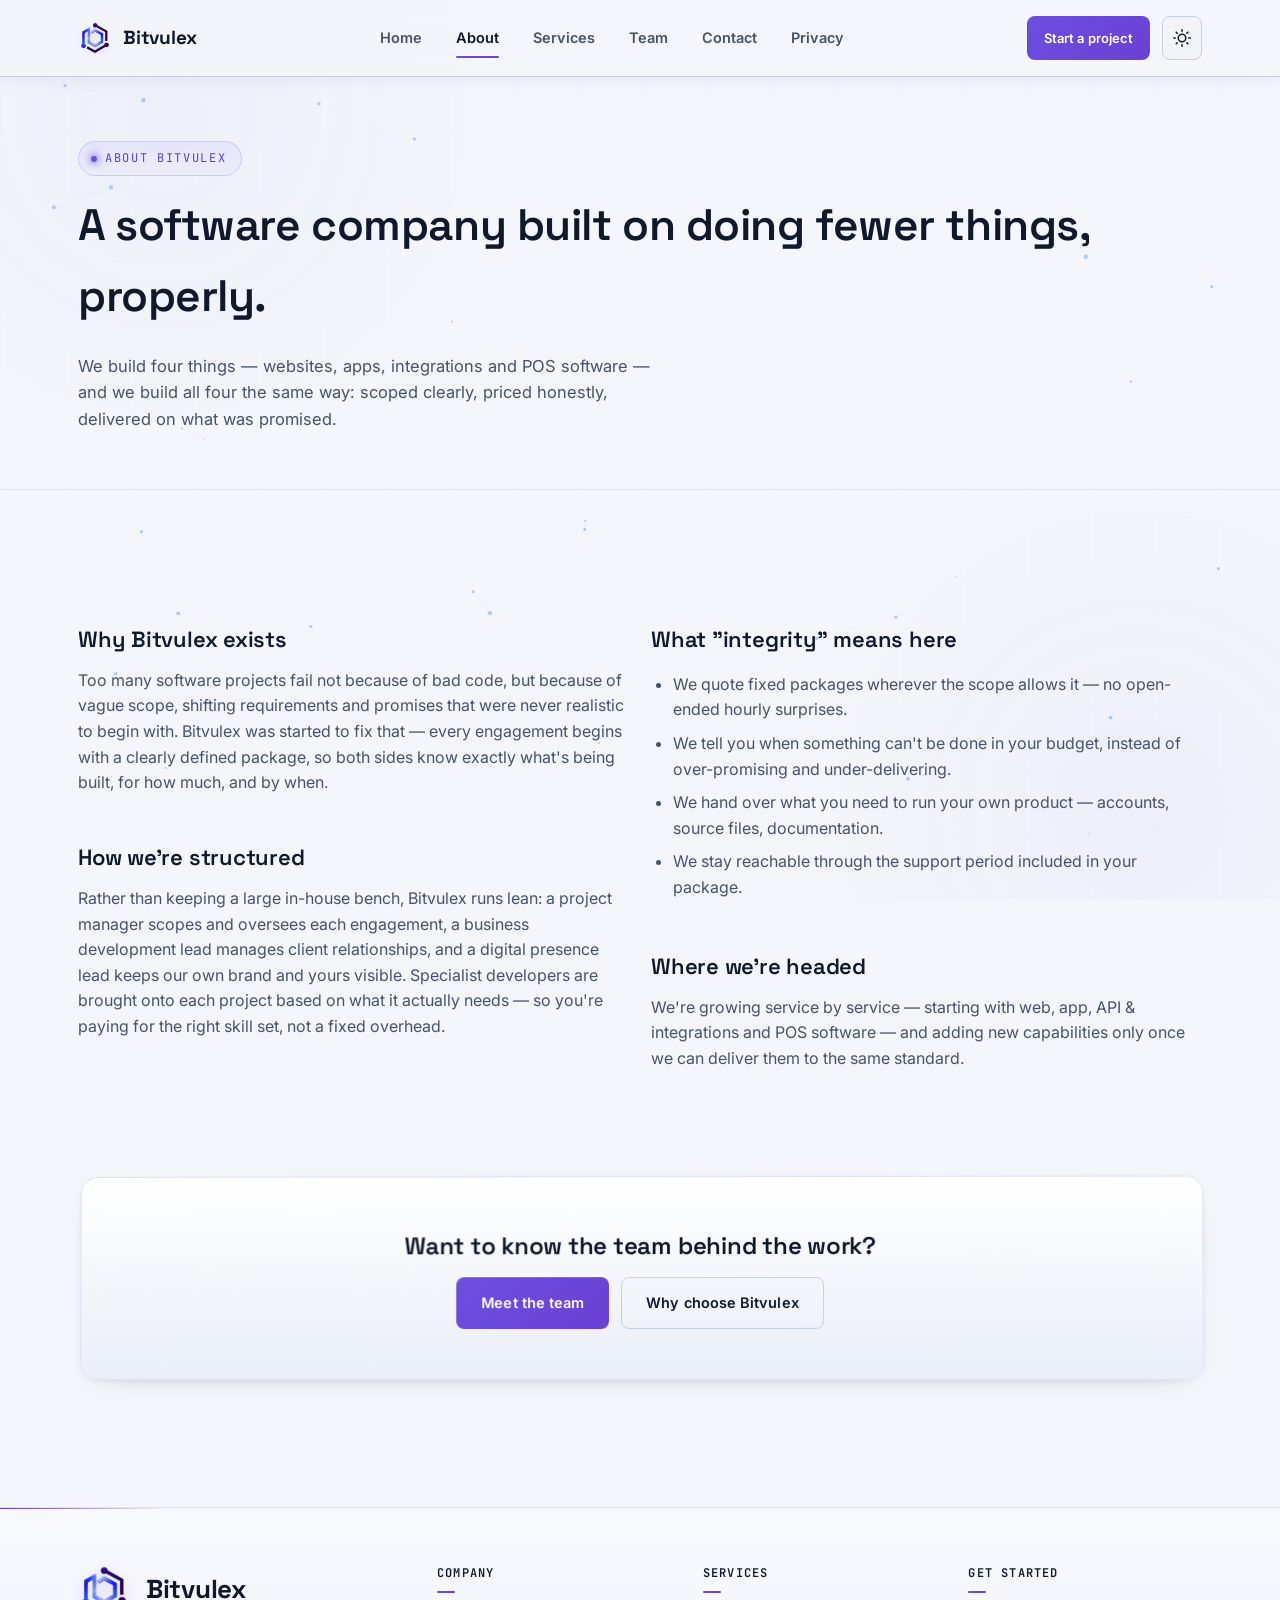
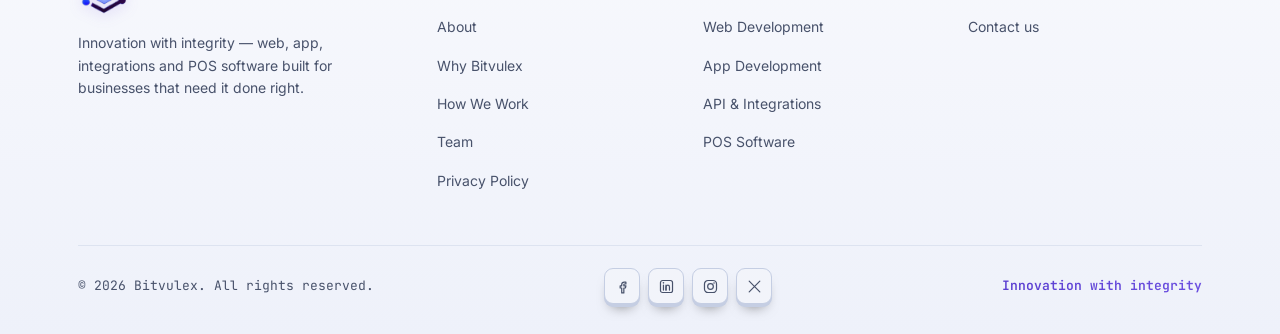
<file: about.html>
<!DOCTYPE html>
<html lang="en">
<head>
<script>
(function(){
  try{
    var override = localStorage.getItem('bitvulex_theme_override');
    var theme = override;
    if(!theme){
      var raw = localStorage.getItem('bitvulex_data');
      if(raw){ var d = JSON.parse(raw); theme = d && d.settings && d.settings.theme; }
    }
    document.documentElement.setAttribute('data-theme', theme === 'dark' ? 'dark' : 'light');
  }catch(e){}
})();
</script>
<meta charset="UTF-8">
<meta name="viewport" content="width=device-width, initial-scale=1.0, viewport-fit=cover">
<title>About Us — Bitvulex Software Company</title>
<meta name="description" content="Learn how Bitvulex builds web, app, API &amp; POS software with fixed-scope pricing and full accountability — from first pitch to production launch.">
<link rel="canonical" href="https://bitvulex.com/about.html">
<meta name="robots" content="index, follow">
<meta name="theme-color" content="#060818">

<!-- Open Graph -->
<meta property="og:type" content="website">
<meta property="og:site_name" content="Bitvulex">
<meta property="og:title" content="About Us — Bitvulex Software Company">
<meta property="og:description" content="Learn how Bitvulex builds web, app, API &amp; POS software with fixed-scope pricing and full accountability — from first pitch to production launch.">
<meta property="og:url" content="https://bitvulex.com/about.html">
<meta property="og:image" content="https://bitvulex.com/assets/og-image.jpg">
<meta property="og:image:width" content="1200">
<meta property="og:image:height" content="630">

<!-- Twitter card -->
<meta name="twitter:card" content="summary_large_image">
<meta name="twitter:title" content="About Us — Bitvulex Software Company">
<meta name="twitter:description" content="Learn how Bitvulex builds web, app, API &amp; POS software with fixed-scope pricing and full accountability — from first pitch to production launch.">
<meta name="twitter:image" content="https://bitvulex.com/assets/og-image.jpg">
<link rel="icon" href="assets/favicon.ico" sizes="any">
<link rel="icon" type="image/png" sizes="192x192" href="assets/favicon-192.png">
<link rel="apple-touch-icon" href="assets/apple-touch-icon.png">
<link rel="stylesheet" href="css/style.css">
</head>
<body>
<canvas id="bg-particles" class="bg-particles" aria-hidden="true"></canvas>
<div class="aurora" aria-hidden="true"></div>

<header class="site-header">
  <div class="wrap nav">
    <a href="index.html" class="brand">
      <span class="logo-orb"><img src="assets/logo-mark.png" alt="Bitvulex logo"></span>
      <span>Bitvulex</span>
    </a>
    <nav class="nav-links">
      <a href="index.html">Home</a>
      <a href="about.html">About</a>
      <a href="services.html">Services</a>
      <a href="team.html">Team</a>
      <a href="contact.html">Contact</a>
      <a href="privacy.html">Privacy</a>
    </nav>
    <div class="nav-cta">
      <a href="contact.html" class="btn btn-primary btn-sm">Start a project</a>
      <button class="theme-toggle" id="theme-toggle" aria-label="Toggle light / dark theme" title="Toggle theme">
        <svg class="icon-moon" viewBox="0 0 24 24" fill="none" stroke="currentColor" stroke-width="2" stroke-linecap="round" stroke-linejoin="round"><path d="M21 12.79A9 9 0 1 1 11.21 3 7 7 0 0 0 21 12.79z"/></svg>
        <svg class="icon-sun" viewBox="0 0 24 24" fill="none" stroke="currentColor" stroke-width="2" stroke-linecap="round" stroke-linejoin="round"><circle cx="12" cy="12" r="5"/><line x1="12" y1="1" x2="12" y2="3"/><line x1="12" y1="21" x2="12" y2="23"/><line x1="4.22" y1="4.22" x2="5.64" y2="5.64"/><line x1="18.36" y1="18.36" x2="19.78" y2="19.78"/><line x1="1" y1="12" x2="3" y2="12"/><line x1="21" y1="12" x2="23" y2="12"/><line x1="4.22" y1="19.78" x2="5.64" y2="18.36"/><line x1="18.36" y1="5.64" x2="19.78" y2="4.22"/></svg>
      </button>
      <button class="nav-toggle" aria-label="Toggle menu" aria-expanded="false">
        <svg width="18" height="18" viewBox="0 0 24 24" fill="none" stroke="currentColor" stroke-width="2"><line x1="3" y1="6" x2="21" y2="6"/><line x1="3" y1="12" x2="21" y2="12"/><line x1="3" y1="18" x2="21" y2="18"/></svg>
      </button>
    </div>
  </div>
</header>

<div class="page-header">
  <div class="wrap">
    <div class="eyebrow">About Bitvulex</div>
    <h1>A software company built on doing fewer things, properly.</h1>
    <p>We build four things — websites, apps, integrations and POS software — and we build all four the same way: scoped clearly, priced honestly, delivered on what was promised.</p>
  </div>
</div>

<section class="section">
  <div class="wrap">
    <div class="grid-2" style="align-items:start;">
      <div class="prose">
        <h2>Why Bitvulex exists</h2>
        <p>Too many software projects fail not because of bad code, but because of vague scope, shifting requirements and promises that were never realistic to begin with. Bitvulex was started to fix that — every engagement begins with a clearly defined package, so both sides know exactly what's being built, for how much, and by when.</p>
        <h2>How we're structured</h2>
        <p>Rather than keeping a large in-house bench, Bitvulex runs lean: a project manager scopes and oversees each engagement, a business development lead manages client relationships, and a digital presence lead keeps our own brand and yours visible. Specialist developers are brought onto each project based on what it actually needs — so you're paying for the right skill set, not a fixed overhead.</p>
      </div>
      <div class="prose">
        <h2>What "integrity" means here</h2>
        <ul>
          <li>We quote fixed packages wherever the scope allows it — no open-ended hourly surprises.</li>
          <li>We tell you when something can't be done in your budget, instead of over-promising and under-delivering.</li>
          <li>We hand over what you need to run your own product — accounts, source files, documentation.</li>
          <li>We stay reachable through the support period included in your package.</li>
        </ul>
        <h2>Where we're headed</h2>
        <p>We're growing service by service — starting with web, app, API &amp; integrations and POS software — and adding new capabilities only once we can deliver them to the same standard.</p>
      </div>
    </div>
  </div>
</section>

<section class="section" style="padding-top:0;">
  <div class="wrap">
    <div class="card" style="text-align:center; padding:50px 30px;">
      <h2 style="margin-bottom:12px;">Want to know the team behind the work?</h2>
      <div style="display:flex; gap:12px; justify-content:center; flex-wrap:wrap;">
        <a href="team.html" class="btn btn-primary">Meet the team</a>
        <a href="why-bitvulex.html" class="btn btn-ghost">Why choose Bitvulex</a>
      </div>
    </div>
  </div>
</section>

<footer class="site-footer">
  <div class="wrap">
    <div class="footer-grid">
      <div class="footer-brand">
        <a href="index.html" class="brand-lg" style="margin-bottom:16px;">
          <span class="logo-orb" style="--size:52px;"><img src="assets/logo-mark.png" alt="Bitvulex logo"></span>
          <span class="brand-word">Bitvulex</span>
        </a>
        <p>Innovation with integrity — web, app, integrations and POS software built for businesses that need it done right.</p>
      </div>
      <div class="footer-col">
        <h4>Company</h4>
        <a href="about.html">About</a>
        <a href="why-bitvulex.html">Why Bitvulex</a>
        <a href="process.html">How We Work</a>
        <a href="team.html">Team</a>
        <a href="privacy.html">Privacy Policy</a>
      </div>
      <div class="footer-col">
        <h4>Services</h4>
        <a href="services.html#service-web">Web Development</a>
        <a href="services.html#service-app">App Development</a>
        <a href="services.html#service-api">API &amp; Integrations</a>
        <a href="services.html#service-pos">POS Software</a>
      </div>
      <div class="footer-col">
        <h4>Get started</h4>
        <a href="contact.html">Contact us</a>
      </div>
    </div>
    <div class="footer-bottom">
      <span>© <span class="js-year"></span> Bitvulex. All rights reserved.</span>
      <div class="footer-social" id="footer-social" aria-label="Bitvulex on social media"></div>
      <span class="footer-handle">Innovation with integrity</span>
    </div>
  </div>
</footer>
<nav class="bottom-nav" aria-label="Quick navigation">
  <a href="index.html">
    <svg viewBox="0 0 24 24" fill="none" stroke="currentColor" stroke-width="1.9" stroke-linecap="round" stroke-linejoin="round"><path d="M3 11.5 12 4l9 7.5"/><path d="M5 10v9.5a1 1 0 0 0 1 1h4v-6h4v6h4a1 1 0 0 0 1-1V10"/></svg>
    <span>Home</span>
  </a>
  <a href="services.html">
    <svg viewBox="0 0 24 24" fill="none" stroke="currentColor" stroke-width="1.9" stroke-linecap="round" stroke-linejoin="round"><rect x="3" y="3" width="7" height="7" rx="1.4"/><rect x="14" y="3" width="7" height="7" rx="1.4"/><rect x="3" y="14" width="7" height="7" rx="1.4"/><rect x="14" y="14" width="7" height="7" rx="1.4"/></svg>
    <span>Services</span>
  </a>
  <a href="contact.html" class="dock-cta">
    <svg viewBox="0 0 24 24" fill="none" stroke="currentColor" stroke-width="2" stroke-linecap="round" stroke-linejoin="round"><path d="M21 11.5a8.4 8.4 0 0 1-8.4 8.4c-1.4 0-2.7-.3-3.9-.9L3 20l1-5.7a8.4 8.4 0 1 1 17-2.8z"/></svg>
    <span>Contact</span>
  </a>
  <a href="team.html">
    <svg viewBox="0 0 24 24" fill="none" stroke="currentColor" stroke-width="1.9" stroke-linecap="round" stroke-linejoin="round"><circle cx="9" cy="8" r="3.2"/><path d="M2.5 20c0-3.6 2.9-6.2 6.5-6.2s6.5 2.6 6.5 6.2"/><circle cx="17.5" cy="9" r="2.4"/><path d="M15.8 13.4c2.6.4 4.7 2.6 4.7 5.4"/></svg>
    <span>Team</span>
  </a>
  <a href="about.html">
    <svg viewBox="0 0 24 24" fill="none" stroke="currentColor" stroke-width="1.9" stroke-linecap="round" stroke-linejoin="round"><circle cx="12" cy="12" r="9"/><path d="M12 8h.01M11 12h1v5h1"/></svg>
    <span>About</span>
  </a>
</nav>


<script src="js/data.js"></script>
<script src="js/analytics.js"></script>
<script src="js/main.js"></script>
</body>
</html>
</file>
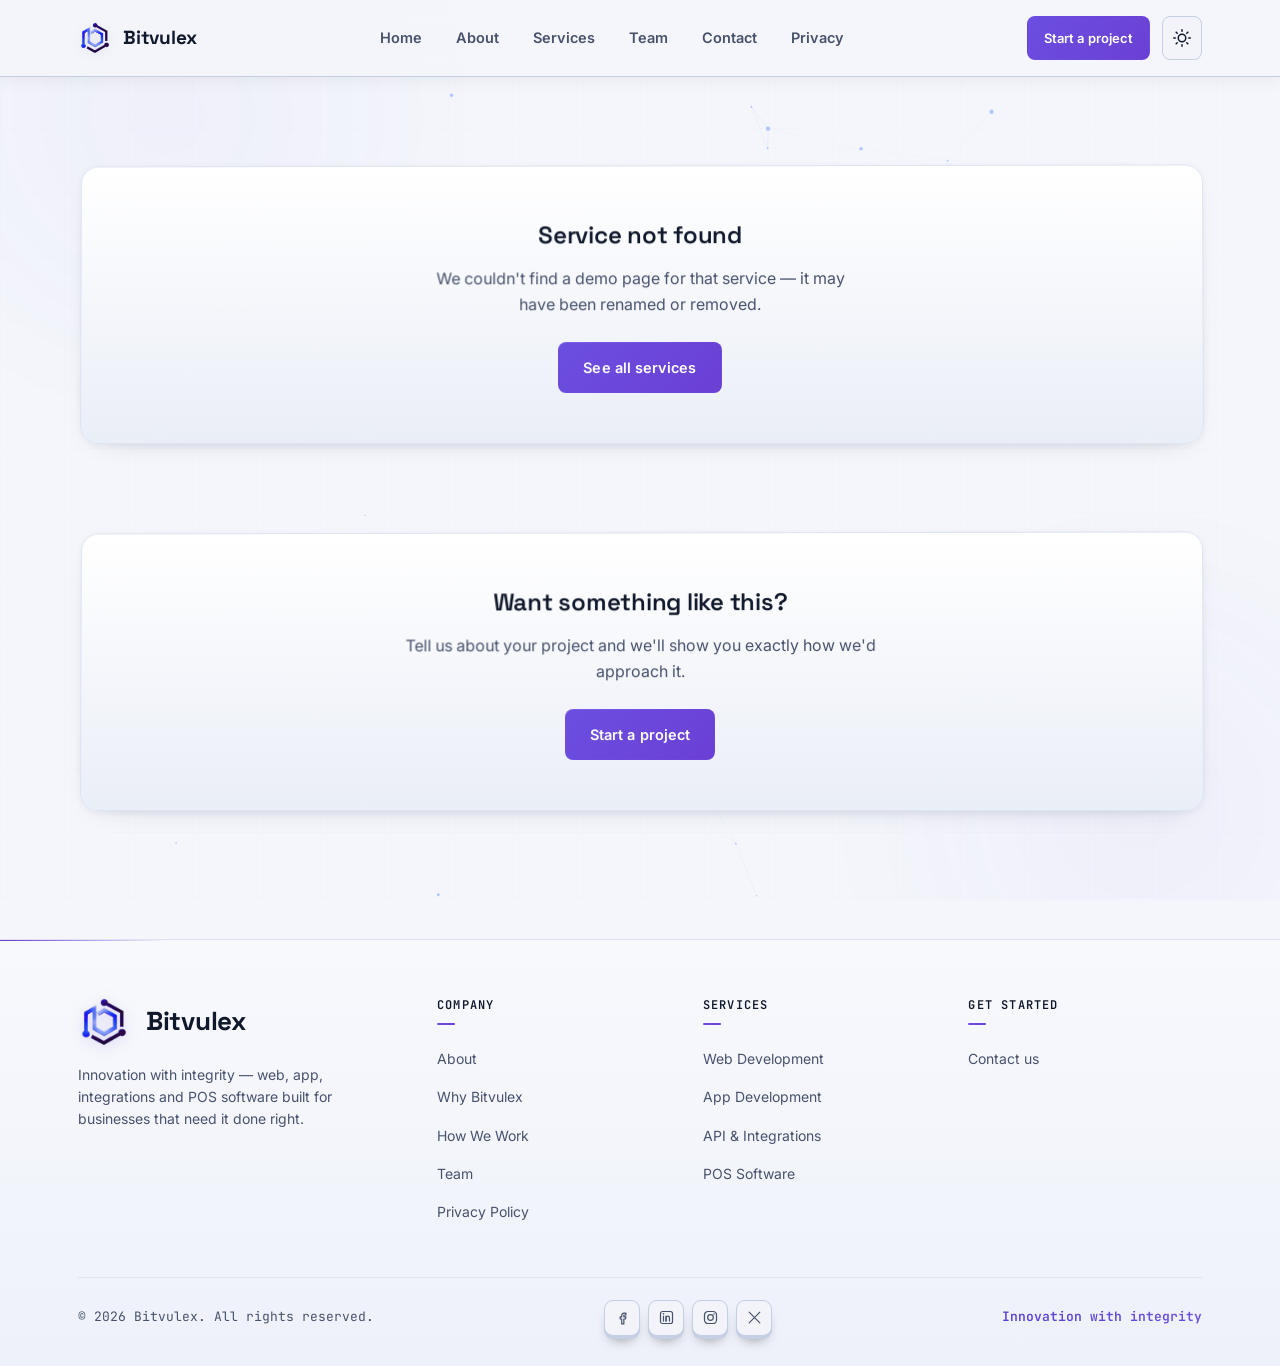
<file: demo.html>
<!DOCTYPE html>
<html lang="en">
<head>
<script>
(function(){
  try{
    var override = localStorage.getItem('bitvulex_theme_override');
    var theme = override;
    if(!theme){
      var raw = localStorage.getItem('bitvulex_data');
      if(raw){ var d = JSON.parse(raw); theme = d && d.settings && d.settings.theme; }
    }
    document.documentElement.setAttribute('data-theme', theme === 'dark' ? 'dark' : 'light');
  }catch(e){}
})();
</script>
<meta charset="UTF-8">
<meta name="viewport" content="width=device-width, initial-scale=1.0, viewport-fit=cover">
<title>Demo Projects — Bitvulex</title>
<meta name="description" content="Browse real project examples from Bitvulex, organised by service — web development, app development, API &amp; integrations and POS software.">
<link rel="canonical" href="https://bitvulex.com/demo.html">
<meta name="robots" content="index, follow">
<meta name="theme-color" content="#060818">

<!-- Open Graph -->
<meta property="og:type" content="website">
<meta property="og:site_name" content="Bitvulex">
<meta property="og:title" content="Demo Projects — Bitvulex">
<meta property="og:description" content="Browse real project examples from Bitvulex, organised by service — web development, app development, API &amp; integrations and POS software.">
<meta property="og:url" content="https://bitvulex.com/demo.html">
<meta property="og:image" content="https://bitvulex.com/assets/og-image.jpg">
<meta property="og:image:width" content="1200">
<meta property="og:image:height" content="630">
<meta name="twitter:card" content="summary_large_image">
<meta name="twitter:title" content="Demo Projects — Bitvulex">
<meta name="twitter:description" content="Browse real project examples from Bitvulex, organised by service — web development, app development, API &amp; integrations and POS software.">
<meta name="twitter:image" content="https://bitvulex.com/assets/og-image.jpg">
<link rel="icon" href="assets/favicon.ico" sizes="any">
<link rel="icon" type="image/png" sizes="192x192" href="assets/favicon-192.png">
<link rel="apple-touch-icon" href="assets/apple-touch-icon.png">
<link rel="stylesheet" href="css/style.css">
</head>
<body>
<canvas id="bg-particles" class="bg-particles" aria-hidden="true"></canvas>
<div class="aurora" aria-hidden="true"></div>

<header class="site-header">
  <div class="wrap nav">
    <a href="index.html" class="brand">
      <span class="logo-orb"><img src="assets/logo-mark.png" alt="Bitvulex logo"></span>
      <span>Bitvulex</span>
    </a>
    <nav class="nav-links">
      <a href="index.html">Home</a>
      <a href="about.html">About</a>
      <a href="services.html">Services</a>
      <a href="team.html">Team</a>
      <a href="contact.html">Contact</a>
      <a href="privacy.html">Privacy</a>
    </nav>
    <div class="nav-cta">
      <a href="contact.html" class="btn btn-primary btn-sm">Start a project</a>
      <button class="theme-toggle" id="theme-toggle" aria-label="Toggle light / dark theme" title="Toggle theme">
        <svg class="icon-moon" viewBox="0 0 24 24" fill="none" stroke="currentColor" stroke-width="2" stroke-linecap="round" stroke-linejoin="round"><path d="M21 12.79A9 9 0 1 1 11.21 3 7 7 0 0 0 21 12.79z"/></svg>
        <svg class="icon-sun" viewBox="0 0 24 24" fill="none" stroke="currentColor" stroke-width="2" stroke-linecap="round" stroke-linejoin="round"><circle cx="12" cy="12" r="5"/><line x1="12" y1="1" x2="12" y2="3"/><line x1="12" y1="21" x2="12" y2="23"/><line x1="4.22" y1="4.22" x2="5.64" y2="5.64"/><line x1="18.36" y1="18.36" x2="19.78" y2="19.78"/><line x1="1" y1="12" x2="3" y2="12"/><line x1="21" y1="12" x2="23" y2="12"/><line x1="4.22" y1="19.78" x2="5.64" y2="18.36"/><line x1="18.36" y1="5.64" x2="19.78" y2="4.22"/></svg>
      </button>
      <button class="nav-toggle" aria-label="Toggle menu" aria-expanded="false">
        <svg width="18" height="18" viewBox="0 0 24 24" fill="none" stroke="currentColor" stroke-width="2"><line x1="3" y1="6" x2="21" y2="6"/><line x1="3" y1="12" x2="21" y2="12"/><line x1="3" y1="18" x2="21" y2="18"/></svg>
      </button>
    </div>
  </div>
</header>

<div class="page-header" id="demo-page-header">
  <div class="wrap">
    <a href="services.html" style="color:var(--ink-mute); font-size:13px; text-decoration:none;">← Back to Services</a>
    <div class="eyebrow" style="margin-top:14px;">Demo Projects</div>
    <h1 id="demo-title">Real project examples</h1>
    <p id="demo-tagline">A look at work we've delivered for this service.</p>
  </div>
</div>

<section class="section" id="demo-grid-section">
  <div class="wrap" id="demo-projects-grid"></div>
</section>

<section class="section" id="demo-not-found" style="display:none;">
  <div class="wrap">
    <div class="card" style="text-align:center; padding:50px 30px;">
      <h2 style="margin-bottom:12px;">Service not found</h2>
      <p style="max-width:440px; margin:0 auto 24px;">We couldn't find a demo page for that service — it may have been renamed or removed.</p>
      <a href="services.html" class="btn btn-primary">See all services</a>
    </div>
  </div>
</section>

<section class="section" style="padding-top:0;">
  <div class="wrap">
    <div class="card" style="text-align:center; padding:50px 30px;">
      <h2 style="margin-bottom:12px;">Want something like this?</h2>
      <p style="max-width:480px; margin:0 auto 24px;">Tell us about your project and we'll show you exactly how we'd approach it.</p>
      <a href="contact.html" class="btn btn-primary">Start a project</a>
    </div>
  </div>
</section>

<footer class="site-footer">
  <div class="wrap">
    <div class="footer-grid">
      <div class="footer-brand">
        <a href="index.html" class="brand-lg" style="margin-bottom:16px;">
          <span class="logo-orb" style="--size:52px;"><img src="assets/logo-mark.png" alt="Bitvulex logo"></span>
          <span class="brand-word">Bitvulex</span>
        </a>
        <p>Innovation with integrity — web, app, integrations and POS software built for businesses that need it done right.</p>
      </div>
      <div class="footer-col">
        <h4>Company</h4>
        <a href="about.html">About</a>
        <a href="why-bitvulex.html">Why Bitvulex</a>
        <a href="process.html">How We Work</a>
        <a href="team.html">Team</a>
        <a href="privacy.html">Privacy Policy</a>
      </div>
      <div class="footer-col">
        <h4>Services</h4>
        <a href="services.html#service-web">Web Development</a>
        <a href="services.html#service-app">App Development</a>
        <a href="services.html#service-api">API &amp; Integrations</a>
        <a href="services.html#service-pos">POS Software</a>
      </div>
      <div class="footer-col">
        <h4>Get started</h4>
        <a href="contact.html">Contact us</a>
      </div>
    </div>
    <div class="footer-bottom">
      <span>© <span class="js-year"></span> Bitvulex. All rights reserved.</span>
      <div class="footer-social" id="footer-social" aria-label="Bitvulex on social media"></div>
      <span class="footer-handle">Innovation with integrity</span>
    </div>
  </div>
</footer>

<nav class="bottom-nav" aria-label="Quick navigation">
  <a href="index.html">
    <svg viewBox="0 0 24 24" fill="none" stroke="currentColor" stroke-width="1.9" stroke-linecap="round" stroke-linejoin="round"><path d="M3 11.5 12 4l9 7.5"/><path d="M5 10v9.5a1 1 0 0 0 1 1h4v-6h4v6h4a1 1 0 0 0 1-1V10"/></svg>
    <span>Home</span>
  </a>
  <a href="services.html">
    <svg viewBox="0 0 24 24" fill="none" stroke="currentColor" stroke-width="1.9" stroke-linecap="round" stroke-linejoin="round"><rect x="3" y="3" width="7" height="7" rx="1.4"/><rect x="14" y="3" width="7" height="7" rx="1.4"/><rect x="3" y="14" width="7" height="7" rx="1.4"/><rect x="14" y="14" width="7" height="7" rx="1.4"/></svg>
    <span>Services</span>
  </a>
  <a href="contact.html" class="dock-cta">
    <svg viewBox="0 0 24 24" fill="none" stroke="currentColor" stroke-width="2" stroke-linecap="round" stroke-linejoin="round"><path d="M21 11.5a8.4 8.4 0 0 1-8.4 8.4c-1.4 0-2.7-.3-3.9-.9L3 20l1-5.7a8.4 8.4 0 1 1 17-2.8z"/></svg>
    <span>Contact</span>
  </a>
  <a href="team.html">
    <svg viewBox="0 0 24 24" fill="none" stroke="currentColor" stroke-width="1.9" stroke-linecap="round" stroke-linejoin="round"><circle cx="9" cy="8" r="3.2"/><path d="M2.5 20c0-3.6 2.9-6.2 6.5-6.2s6.5 2.6 6.5 6.2"/><circle cx="17.5" cy="9" r="2.4"/><path d="M15.8 13.4c2.6.4 4.7 2.6 4.7 5.4"/></svg>
    <span>Team</span>
  </a>
  <a href="about.html">
    <svg viewBox="0 0 24 24" fill="none" stroke="currentColor" stroke-width="1.9" stroke-linecap="round" stroke-linejoin="round"><circle cx="12" cy="12" r="9"/><path d="M12 8h.01M11 12h1v5h1"/></svg>
    <span>About</span>
  </a>
</nav>


<script src="js/data.js"></script>
<script src="js/analytics.js"></script>
<script src="js/main.js"></script>
<script>initServiceDemoPage();</script>
</body>
</html>
</file>
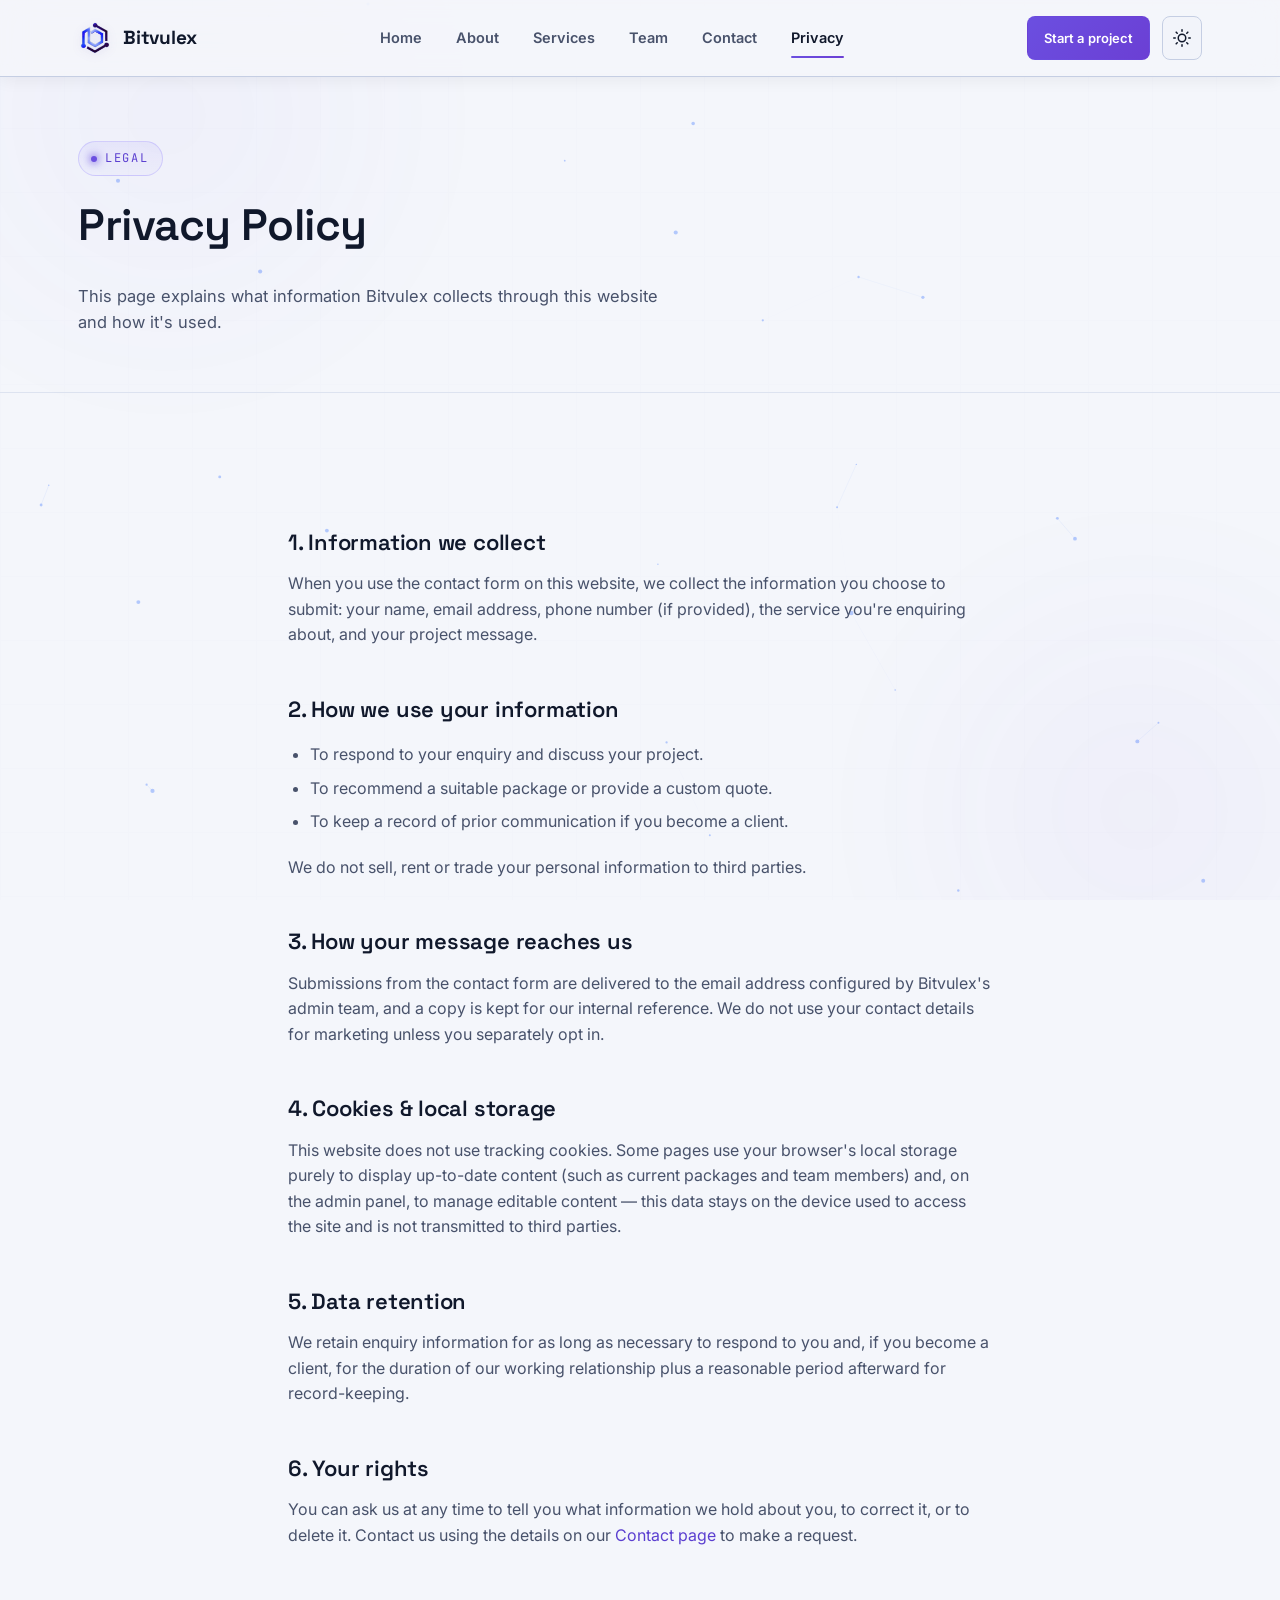
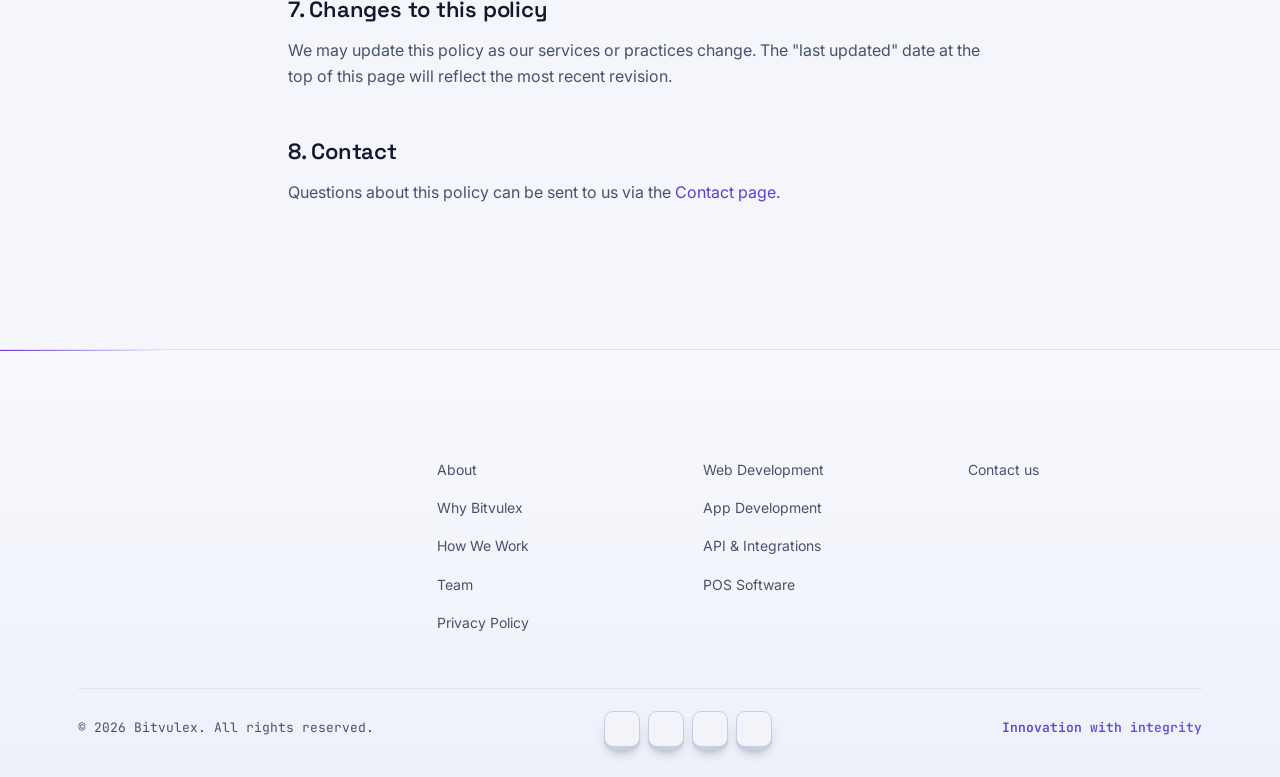
<file: privacy.html>
<!DOCTYPE html>
<html lang="en">
<head>
<script>
(function(){
  try{
    var override = localStorage.getItem('bitvulex_theme_override');
    var theme = override;
    if(!theme){
      var raw = localStorage.getItem('bitvulex_data');
      if(raw){ var d = JSON.parse(raw); theme = d && d.settings && d.settings.theme; }
    }
    document.documentElement.setAttribute('data-theme', theme === 'dark' ? 'dark' : 'light');
  }catch(e){}
})();
</script>
<meta charset="UTF-8">
<meta name="viewport" content="width=device-width, initial-scale=1.0, viewport-fit=cover">
<title>Privacy Policy — Bitvulex</title>
<meta name="description" content="Read Bitvulex's privacy policy covering how information submitted through our website is collected, used and protected.">
<link rel="canonical" href="https://bitvulex.com/privacy.html">
<meta name="robots" content="index, follow">
<meta name="theme-color" content="#060818">

<!-- Open Graph -->
<meta property="og:type" content="website">
<meta property="og:site_name" content="Bitvulex">
<meta property="og:title" content="Privacy Policy — Bitvulex">
<meta property="og:description" content="Read Bitvulex's privacy policy covering how information submitted through our website is collected, used and protected.">
<meta property="og:url" content="https://bitvulex.com/privacy.html">
<meta property="og:image" content="https://bitvulex.com/assets/og-image.jpg">
<meta property="og:image:width" content="1200">
<meta property="og:image:height" content="630">

<!-- Twitter card -->
<meta name="twitter:card" content="summary_large_image">
<meta name="twitter:title" content="Privacy Policy — Bitvulex">
<meta name="twitter:description" content="Read Bitvulex's privacy policy covering how information submitted through our website is collected, used and protected.">
<meta name="twitter:image" content="https://bitvulex.com/assets/og-image.jpg">
<link rel="icon" href="assets/favicon.ico" sizes="any">
<link rel="icon" type="image/png" sizes="192x192" href="assets/favicon-192.png">
<link rel="apple-touch-icon" href="assets/apple-touch-icon.png">
<link rel="stylesheet" href="css/style.css">
</head>
<body>
<canvas id="bg-particles" class="bg-particles" aria-hidden="true"></canvas>
<div class="aurora" aria-hidden="true"></div>

<header class="site-header">
  <div class="wrap nav">
    <a href="index.html" class="brand">
      <span class="logo-orb"><img src="assets/logo-mark.png" alt="Bitvulex logo"></span>
      <span>Bitvulex</span>
    </a>
    <nav class="nav-links">
      <a href="index.html">Home</a>
      <a href="about.html">About</a>
      <a href="services.html">Services</a>
      <a href="team.html">Team</a>
      <a href="contact.html">Contact</a>
      <a href="privacy.html">Privacy</a>
    </nav>
    <div class="nav-cta">
      <a href="contact.html" class="btn btn-primary btn-sm">Start a project</a>
      <button class="theme-toggle" id="theme-toggle" aria-label="Toggle light / dark theme" title="Toggle theme">
        <svg class="icon-moon" viewBox="0 0 24 24" fill="none" stroke="currentColor" stroke-width="2" stroke-linecap="round" stroke-linejoin="round"><path d="M21 12.79A9 9 0 1 1 11.21 3 7 7 0 0 0 21 12.79z"/></svg>
        <svg class="icon-sun" viewBox="0 0 24 24" fill="none" stroke="currentColor" stroke-width="2" stroke-linecap="round" stroke-linejoin="round"><circle cx="12" cy="12" r="5"/><line x1="12" y1="1" x2="12" y2="3"/><line x1="12" y1="21" x2="12" y2="23"/><line x1="4.22" y1="4.22" x2="5.64" y2="5.64"/><line x1="18.36" y1="18.36" x2="19.78" y2="19.78"/><line x1="1" y1="12" x2="3" y2="12"/><line x1="21" y1="12" x2="23" y2="12"/><line x1="4.22" y1="19.78" x2="5.64" y2="18.36"/><line x1="18.36" y1="5.64" x2="19.78" y2="4.22"/></svg>
      </button>
      <button class="nav-toggle" aria-label="Toggle menu" aria-expanded="false">
        <svg width="18" height="18" viewBox="0 0 24 24" fill="none" stroke="currentColor" stroke-width="2"><line x1="3" y1="6" x2="21" y2="6"/><line x1="3" y1="12" x2="21" y2="12"/><line x1="3" y1="18" x2="21" y2="18"/></svg>
      </button>
    </div>
  </div>
</header>

<div class="page-header">
  <div class="wrap">
    <div class="eyebrow">Legal</div>
    <h1>Privacy Policy</h1>
    <p>This page explains what information Bitvulex collects through this website and how it's used.</p>
  </div>
</div>

<section class="section">
  <div class="wrap prose" style="max-width:760px;">
    <h2>1. Information we collect</h2>
    <p>When you use the contact form on this website, we collect the information you choose to submit: your name, email address, phone number (if provided), the service you're enquiring about, and your project message.</p>

    <h2>2. How we use your information</h2>
    <ul>
      <li>To respond to your enquiry and discuss your project.</li>
      <li>To recommend a suitable package or provide a custom quote.</li>
      <li>To keep a record of prior communication if you become a client.</li>
    </ul>
    <p>We do not sell, rent or trade your personal information to third parties.</p>

    <h2>3. How your message reaches us</h2>
    <p>Submissions from the contact form are delivered to the email address configured by Bitvulex's admin team, and a copy is kept for our internal reference. We do not use your contact details for marketing unless you separately opt in.</p>

    <h2>4. Cookies &amp; local storage</h2>
    <p>This website does not use tracking cookies. Some pages use your browser's local storage purely to display up-to-date content (such as current packages and team members) and, on the admin panel, to manage editable content — this data stays on the device used to access the site and is not transmitted to third parties.</p>

    <h2>5. Data retention</h2>
    <p>We retain enquiry information for as long as necessary to respond to you and, if you become a client, for the duration of our working relationship plus a reasonable period afterward for record-keeping.</p>

    <h2>6. Your rights</h2>
    <p>You can ask us at any time to tell you what information we hold about you, to correct it, or to delete it. Contact us using the details on our <a href="contact.html" style="color:var(--cyan-soft);">Contact page</a> to make a request.</p>

    <h2>7. Changes to this policy</h2>
    <p>We may update this policy as our services or practices change. The "last updated" date at the top of this page will reflect the most recent revision.</p>

    <h2>8. Contact</h2>
    <p>Questions about this policy can be sent to us via the <a href="contact.html" style="color:var(--cyan-soft);">Contact page</a>.</p>
  </div>
</section>

<footer class="site-footer">
  <div class="wrap">
    <div class="footer-grid">
      <div class="footer-brand">
        <a href="index.html" class="brand-lg" style="margin-bottom:16px;">
          <span class="logo-orb" style="--size:52px;"><img src="assets/logo-mark.png" alt="Bitvulex logo"></span>
          <span class="brand-word">Bitvulex</span>
        </a>
        <p>Innovation with integrity — web, app, integrations and POS software built for businesses that need it done right.</p>
      </div>
      <div class="footer-col">
        <h4>Company</h4>
        <a href="about.html">About</a>
        <a href="why-bitvulex.html">Why Bitvulex</a>
        <a href="process.html">How We Work</a>
        <a href="team.html">Team</a>
        <a href="privacy.html">Privacy Policy</a>
      </div>
      <div class="footer-col">
        <h4>Services</h4>
        <a href="services.html#service-web">Web Development</a>
        <a href="services.html#service-app">App Development</a>
        <a href="services.html#service-api">API &amp; Integrations</a>
        <a href="services.html#service-pos">POS Software</a>
      </div>
      <div class="footer-col">
        <h4>Get started</h4>
        <a href="contact.html">Contact us</a>
      </div>
    </div>
    <div class="footer-bottom">
      <span>© <span class="js-year"></span> Bitvulex. All rights reserved.</span>
      <div class="footer-social" id="footer-social" aria-label="Bitvulex on social media"></div>
      <span class="footer-handle">Innovation with integrity</span>
    </div>
  </div>
</footer>

<nav class="bottom-nav" aria-label="Quick navigation">
  <a href="index.html">
    <svg viewBox="0 0 24 24" fill="none" stroke="currentColor" stroke-width="1.9" stroke-linecap="round" stroke-linejoin="round"><path d="M3 11.5 12 4l9 7.5"/><path d="M5 10v9.5a1 1 0 0 0 1 1h4v-6h4v6h4a1 1 0 0 0 1-1V10"/></svg>
    <span>Home</span>
  </a>
  <a href="services.html">
    <svg viewBox="0 0 24 24" fill="none" stroke="currentColor" stroke-width="1.9" stroke-linecap="round" stroke-linejoin="round"><rect x="3" y="3" width="7" height="7" rx="1.4"/><rect x="14" y="3" width="7" height="7" rx="1.4"/><rect x="3" y="14" width="7" height="7" rx="1.4"/><rect x="14" y="14" width="7" height="7" rx="1.4"/></svg>
    <span>Services</span>
  </a>
  <a href="contact.html" class="dock-cta">
    <svg viewBox="0 0 24 24" fill="none" stroke="currentColor" stroke-width="2" stroke-linecap="round" stroke-linejoin="round"><path d="M21 11.5a8.4 8.4 0 0 1-8.4 8.4c-1.4 0-2.7-.3-3.9-.9L3 20l1-5.7a8.4 8.4 0 1 1 17-2.8z"/></svg>
    <span>Contact</span>
  </a>
  <a href="team.html">
    <svg viewBox="0 0 24 24" fill="none" stroke="currentColor" stroke-width="1.9" stroke-linecap="round" stroke-linejoin="round"><circle cx="9" cy="8" r="3.2"/><path d="M2.5 20c0-3.6 2.9-6.2 6.5-6.2s6.5 2.6 6.5 6.2"/><circle cx="17.5" cy="9" r="2.4"/><path d="M15.8 13.4c2.6.4 4.7 2.6 4.7 5.4"/></svg>
    <span>Team</span>
  </a>
  <a href="about.html">
    <svg viewBox="0 0 24 24" fill="none" stroke="currentColor" stroke-width="1.9" stroke-linecap="round" stroke-linejoin="round"><circle cx="12" cy="12" r="9"/><path d="M12 8h.01M11 12h1v5h1"/></svg>
    <span>About</span>
  </a>
</nav>


<script src="js/data.js"></script>
<script src="js/analytics.js"></script>
<script src="js/main.js"></script>
</body>
</html>
</file>
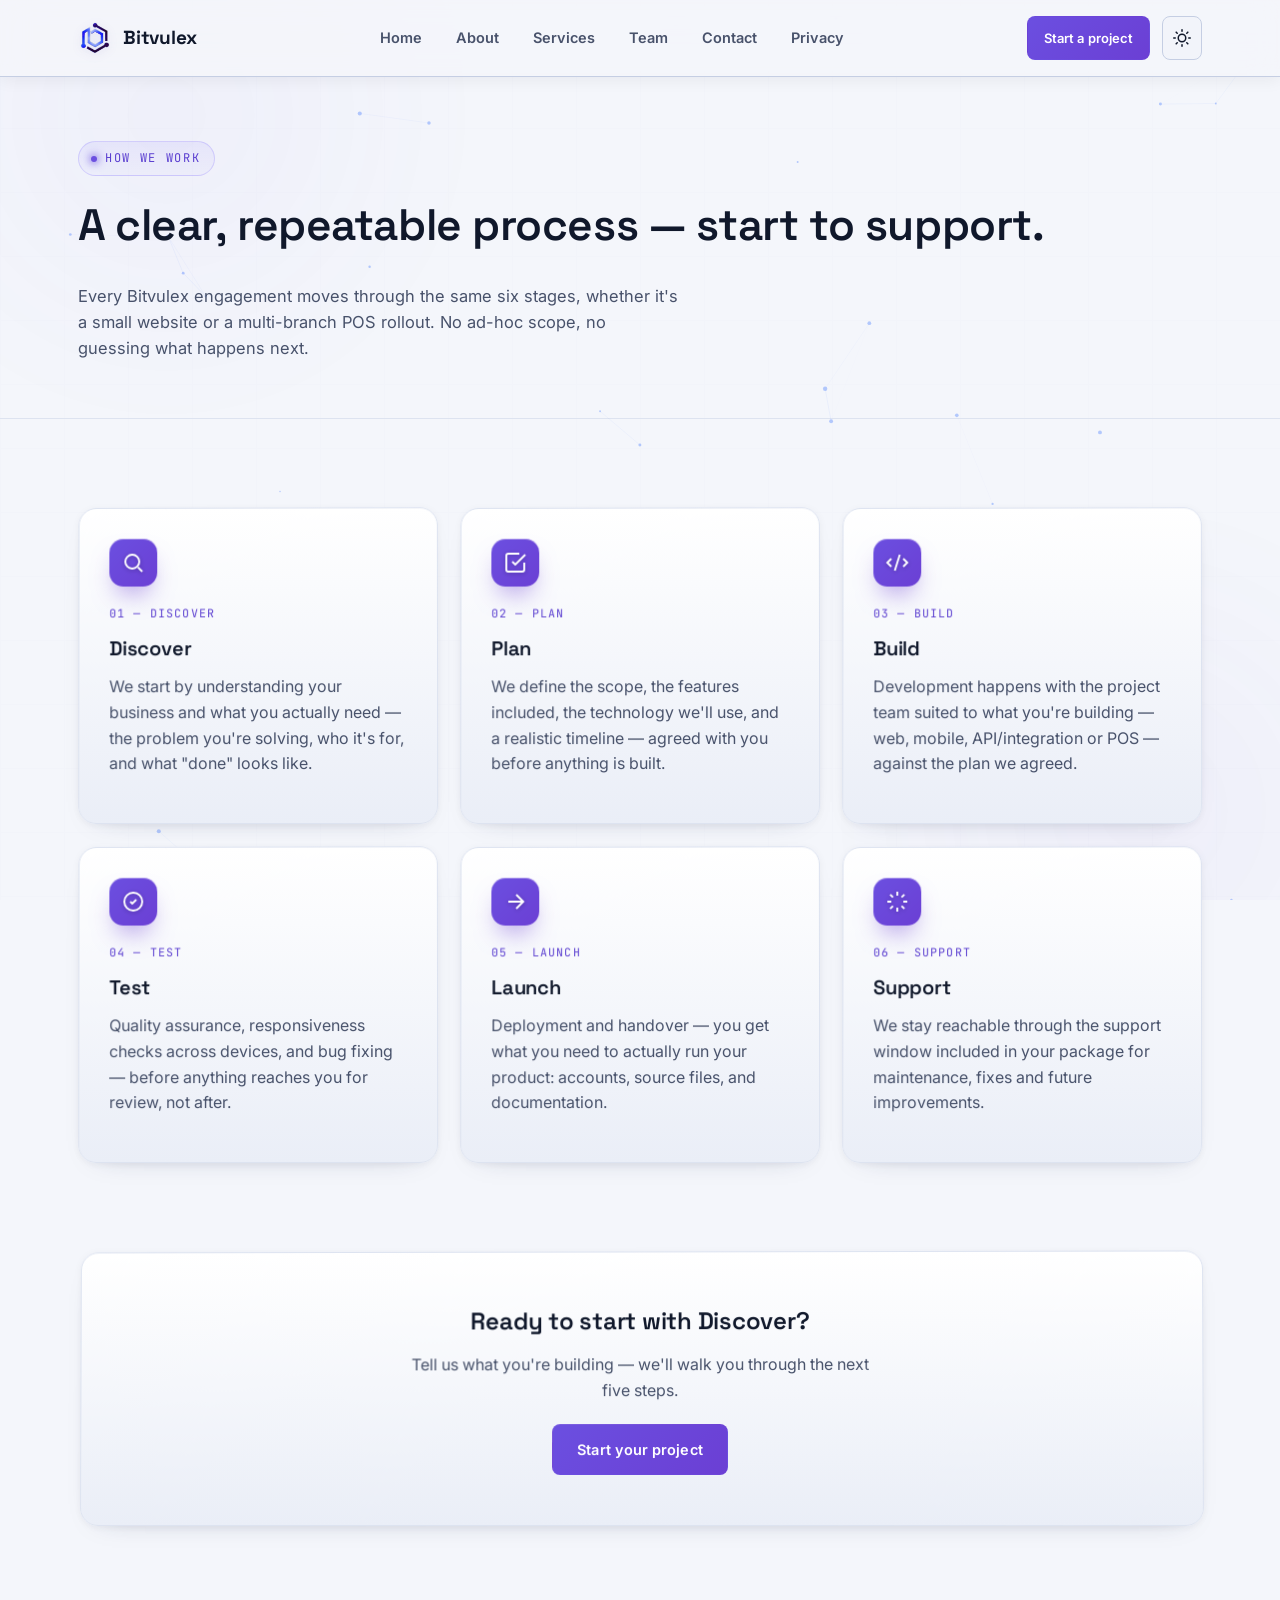
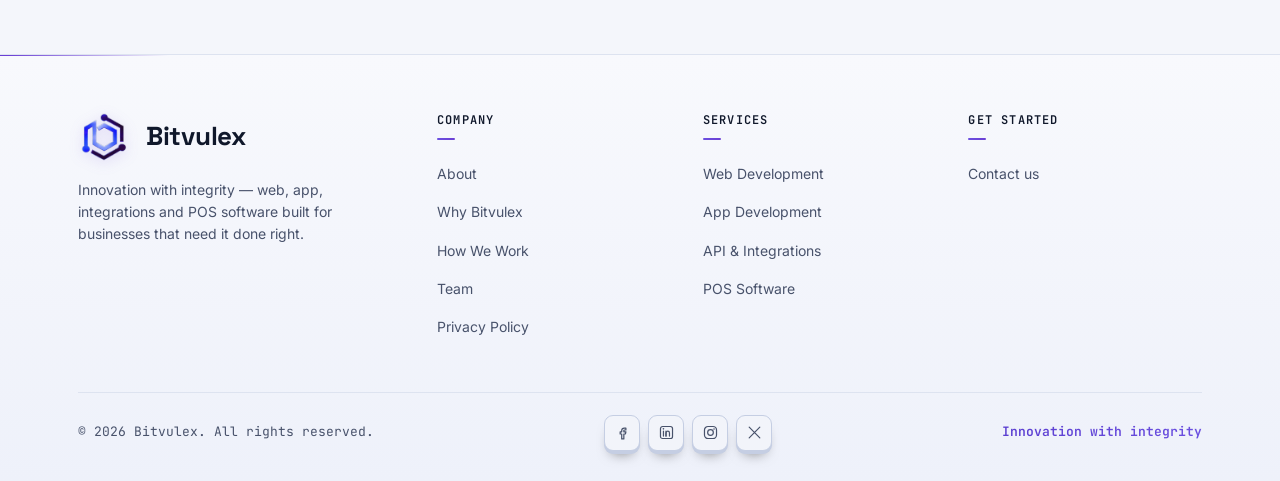
<file: process.html>
<!DOCTYPE html>
<html lang="en">
<head>
<script>
(function(){
  try{
    var override = localStorage.getItem('bitvulex_theme_override');
    var theme = override;
    if(!theme){
      var raw = localStorage.getItem('bitvulex_data');
      if(raw){ var d = JSON.parse(raw); theme = d && d.settings && d.settings.theme; }
    }
    document.documentElement.setAttribute('data-theme', theme === 'dark' ? 'dark' : 'light');
  }catch(e){}
})();
</script>
<meta charset="UTF-8">
<meta name="viewport" content="width=device-width, initial-scale=1.0, viewport-fit=cover">
<title>How We Work — Bitvulex</title>
<meta name="description" content="From discovery to post-launch support — the six-step process Bitvulex follows on every web, app, API integration and POS software project.">
<link rel="canonical" href="https://bitvulex.com/process.html">
<meta name="robots" content="index, follow">
<meta name="theme-color" content="#060818">

<!-- Open Graph -->
<meta property="og:type" content="website">
<meta property="og:site_name" content="Bitvulex">
<meta property="og:title" content="How We Work — Bitvulex">
<meta property="og:description" content="From discovery to post-launch support — the six-step process Bitvulex follows on every project.">
<meta property="og:url" content="https://bitvulex.com/process.html">
<meta property="og:image" content="https://bitvulex.com/assets/og-image.jpg">
<meta property="og:image:width" content="1200">
<meta property="og:image:height" content="630">

<!-- Twitter card -->
<meta name="twitter:card" content="summary_large_image">
<meta name="twitter:title" content="How We Work — Bitvulex">
<meta name="twitter:description" content="From discovery to post-launch support — the six-step process Bitvulex follows on every project.">
<meta name="twitter:image" content="https://bitvulex.com/assets/og-image.jpg">
<link rel="icon" href="assets/favicon.ico" sizes="any">
<link rel="icon" type="image/png" sizes="192x192" href="assets/favicon-192.png">
<link rel="apple-touch-icon" href="assets/apple-touch-icon.png">
<link rel="stylesheet" href="css/style.css">
</head>
<body>
<canvas id="bg-particles" class="bg-particles" aria-hidden="true"></canvas>
<div class="aurora" aria-hidden="true"></div>

<header class="site-header">
  <div class="wrap nav">
    <a href="index.html" class="brand">
      <span class="logo-orb"><img src="assets/logo-mark.png" alt="Bitvulex logo"></span>
      <span>Bitvulex</span>
    </a>
    <nav class="nav-links">
      <a href="index.html">Home</a>
      <a href="about.html">About</a>
      <a href="services.html">Services</a>
      <a href="team.html">Team</a>
      <a href="contact.html">Contact</a>
      <a href="privacy.html">Privacy</a>
    </nav>
    <div class="nav-cta">
      <a href="contact.html" class="btn btn-primary btn-sm">Start a project</a>
      <button class="theme-toggle" id="theme-toggle" aria-label="Toggle light / dark theme" title="Toggle theme">
        <svg class="icon-moon" viewBox="0 0 24 24" fill="none" stroke="currentColor" stroke-width="2" stroke-linecap="round" stroke-linejoin="round"><path d="M21 12.79A9 9 0 1 1 11.21 3 7 7 0 0 0 21 12.79z"/></svg>
        <svg class="icon-sun" viewBox="0 0 24 24" fill="none" stroke="currentColor" stroke-width="2" stroke-linecap="round" stroke-linejoin="round"><circle cx="12" cy="12" r="5"/><line x1="12" y1="1" x2="12" y2="3"/><line x1="12" y1="21" x2="12" y2="23"/><line x1="4.22" y1="4.22" x2="5.64" y2="5.64"/><line x1="18.36" y1="18.36" x2="19.78" y2="19.78"/><line x1="1" y1="12" x2="3" y2="12"/><line x1="21" y1="12" x2="23" y2="12"/><line x1="4.22" y1="19.78" x2="5.64" y2="18.36"/><line x1="18.36" y1="5.64" x2="19.78" y2="4.22"/></svg>
      </button>
      <button class="nav-toggle" aria-label="Toggle menu" aria-expanded="false">
        <svg width="18" height="18" viewBox="0 0 24 24" fill="none" stroke="currentColor" stroke-width="2"><line x1="3" y1="6" x2="21" y2="6"/><line x1="3" y1="12" x2="21" y2="12"/><line x1="3" y1="18" x2="21" y2="18"/></svg>
      </button>
    </div>
  </div>
</header>

<div class="page-header">
  <div class="wrap">
    <div class="eyebrow">How we work</div>
    <h1>A clear, repeatable process — start to support.</h1>
    <p>Every Bitvulex engagement moves through the same six stages, whether it's a small website or a multi-branch POS rollout. No ad-hoc scope, no guessing what happens next.</p>
  </div>
</div>

<section class="section">
  <div class="wrap">
    <div class="grid-3 process-grid">
      <div class="card process-step" data-step="01">
        <div class="node-icon">
          <svg width="20" height="20" viewBox="0 0 24 24" fill="none" stroke="currentColor" stroke-width="1.8"><circle cx="11" cy="11" r="7"/><path d="m21 21-4.3-4.3"/></svg>
        </div>
        <span class="tag">01 — Discover</span>
        <h3>Discover</h3>
        <p>We start by understanding your business and what you actually need — the problem you're solving, who it's for, and what "done" looks like.</p>
      </div>
      <div class="card process-step" data-step="02">
        <div class="node-icon">
          <svg width="20" height="20" viewBox="0 0 24 24" fill="none" stroke="currentColor" stroke-width="1.8"><path d="M9 11l3 3L22 4"/><path d="M21 12v7a2 2 0 0 1-2 2H5a2 2 0 0 1-2-2V5a2 2 0 0 1 2-2h11"/></svg>
        </div>
        <span class="tag">02 — Plan</span>
        <h3>Plan</h3>
        <p>We define the scope, the features included, the technology we'll use, and a realistic timeline — agreed with you before anything is built.</p>
      </div>
      <div class="card process-step" data-step="03">
        <div class="node-icon">
          <svg width="20" height="20" viewBox="0 0 24 24" fill="none" stroke="currentColor" stroke-width="1.8"><path d="m18 16 4-4-4-4M6 8l-4 4 4 4M14.5 4l-5 16"/></svg>
        </div>
        <span class="tag">03 — Build</span>
        <h3>Build</h3>
        <p>Development happens with the project team suited to what you're building — web, mobile, API/integration or POS — against the plan we agreed.</p>
      </div>
      <div class="card process-step" data-step="04">
        <div class="node-icon">
          <svg width="20" height="20" viewBox="0 0 24 24" fill="none" stroke="currentColor" stroke-width="1.8"><path d="M9 12l2 2 4-4"/><circle cx="12" cy="12" r="9"/></svg>
        </div>
        <span class="tag">04 — Test</span>
        <h3>Test</h3>
        <p>Quality assurance, responsiveness checks across devices, and bug fixing — before anything reaches you for review, not after.</p>
      </div>
      <div class="card process-step" data-step="05">
        <div class="node-icon">
          <svg width="20" height="20" viewBox="0 0 24 24" fill="none" stroke="currentColor" stroke-width="1.8"><path d="M5 12h14M13 5l7 7-7 7"/></svg>
        </div>
        <span class="tag">05 — Launch</span>
        <h3>Launch</h3>
        <p>Deployment and handover — you get what you need to actually run your product: accounts, source files, and documentation.</p>
      </div>
      <div class="card process-step" data-step="06">
        <div class="node-icon">
          <svg width="20" height="20" viewBox="0 0 24 24" fill="none" stroke="currentColor" stroke-width="1.8"><path d="M12 2v4M12 18v4M4.9 4.9l2.8 2.8M16.3 16.3l2.8 2.8M2 12h4M18 12h4M4.9 19.1l2.8-2.8M16.3 7.7l2.8-2.8"/></svg>
        </div>
        <span class="tag">06 — Support</span>
        <h3>Support</h3>
        <p>We stay reachable through the support window included in your package for maintenance, fixes and future improvements.</p>
      </div>
    </div>
  </div>
</section>

<section class="section" style="padding-top:0;">
  <div class="wrap">
    <div class="card" style="text-align:center; padding:50px 30px;">
      <h2 style="margin-bottom:12px;">Ready to start with Discover?</h2>
      <p class="sub" style="max-width:480px; margin:0 auto 20px;">Tell us what you're building — we'll walk you through the next five steps.</p>
      <a href="contact.html" class="btn btn-primary">Start your project</a>
    </div>
  </div>
</section>

<footer class="site-footer">
  <div class="wrap">
    <div class="footer-grid">
      <div class="footer-brand">
        <a href="index.html" class="brand-lg" style="margin-bottom:16px;">
          <span class="logo-orb" style="--size:52px;"><img src="assets/logo-mark.png" alt="Bitvulex logo"></span>
          <span class="brand-word">Bitvulex</span>
        </a>
        <p>Innovation with integrity — web, app, integrations and POS software built for businesses that need it done right.</p>
      </div>
      <div class="footer-col">
        <h4>Company</h4>
        <a href="about.html">About</a>
        <a href="why-bitvulex.html">Why Bitvulex</a>
        <a href="process.html">How We Work</a>
        <a href="team.html">Team</a>
        <a href="privacy.html">Privacy Policy</a>
      </div>
      <div class="footer-col">
        <h4>Services</h4>
        <a href="services.html#service-web">Web Development</a>
        <a href="services.html#service-app">App Development</a>
        <a href="services.html#service-api">API &amp; Integrations</a>
        <a href="services.html#service-pos">POS Software</a>
      </div>
      <div class="footer-col">
        <h4>Get started</h4>
        <a href="contact.html">Contact us</a>
      </div>
    </div>
    <div class="footer-bottom">
      <span>© <span class="js-year"></span> Bitvulex. All rights reserved.</span>
      <div class="footer-social" id="footer-social" aria-label="Bitvulex on social media"></div>
      <span class="footer-handle">Innovation with integrity</span>
    </div>
  </div>
</footer>
<nav class="bottom-nav" aria-label="Quick navigation">
  <a href="index.html">
    <svg viewBox="0 0 24 24" fill="none" stroke="currentColor" stroke-width="1.9" stroke-linecap="round" stroke-linejoin="round"><path d="M3 11.5 12 4l9 7.5"/><path d="M5 10v9.5a1 1 0 0 0 1 1h4v-6h4v6h4a1 1 0 0 0 1-1V10"/></svg>
    <span>Home</span>
  </a>
  <a href="services.html">
    <svg viewBox="0 0 24 24" fill="none" stroke="currentColor" stroke-width="1.9" stroke-linecap="round" stroke-linejoin="round"><rect x="3" y="3" width="7" height="7" rx="1.4"/><rect x="14" y="3" width="7" height="7" rx="1.4"/><rect x="3" y="14" width="7" height="7" rx="1.4"/><rect x="14" y="14" width="7" height="7" rx="1.4"/></svg>
    <span>Services</span>
  </a>
  <a href="contact.html" class="dock-cta">
    <svg viewBox="0 0 24 24" fill="none" stroke="currentColor" stroke-width="2" stroke-linecap="round" stroke-linejoin="round"><path d="M21 11.5a8.4 8.4 0 0 1-8.4 8.4c-1.4 0-2.7-.3-3.9-.9L3 20l1-5.7a8.4 8.4 0 1 1 17-2.8z"/></svg>
    <span>Contact</span>
  </a>
  <a href="team.html">
    <svg viewBox="0 0 24 24" fill="none" stroke="currentColor" stroke-width="1.9" stroke-linecap="round" stroke-linejoin="round"><circle cx="9" cy="8" r="3.2"/><path d="M2.5 20c0-3.6 2.9-6.2 6.5-6.2s6.5 2.6 6.5 6.2"/><circle cx="17.5" cy="9" r="2.4"/><path d="M15.8 13.4c2.6.4 4.7 2.6 4.7 5.4"/></svg>
    <span>Team</span>
  </a>
  <a href="about.html">
    <svg viewBox="0 0 24 24" fill="none" stroke="currentColor" stroke-width="1.9" stroke-linecap="round" stroke-linejoin="round"><circle cx="12" cy="12" r="9"/><path d="M12 8h.01M11 12h1v5h1"/></svg>
    <span>About</span>
  </a>
</nav>


<script src="js/data.js"></script>
<script src="js/analytics.js"></script>
<script src="js/main.js"></script>
</body>
</html>
</file>
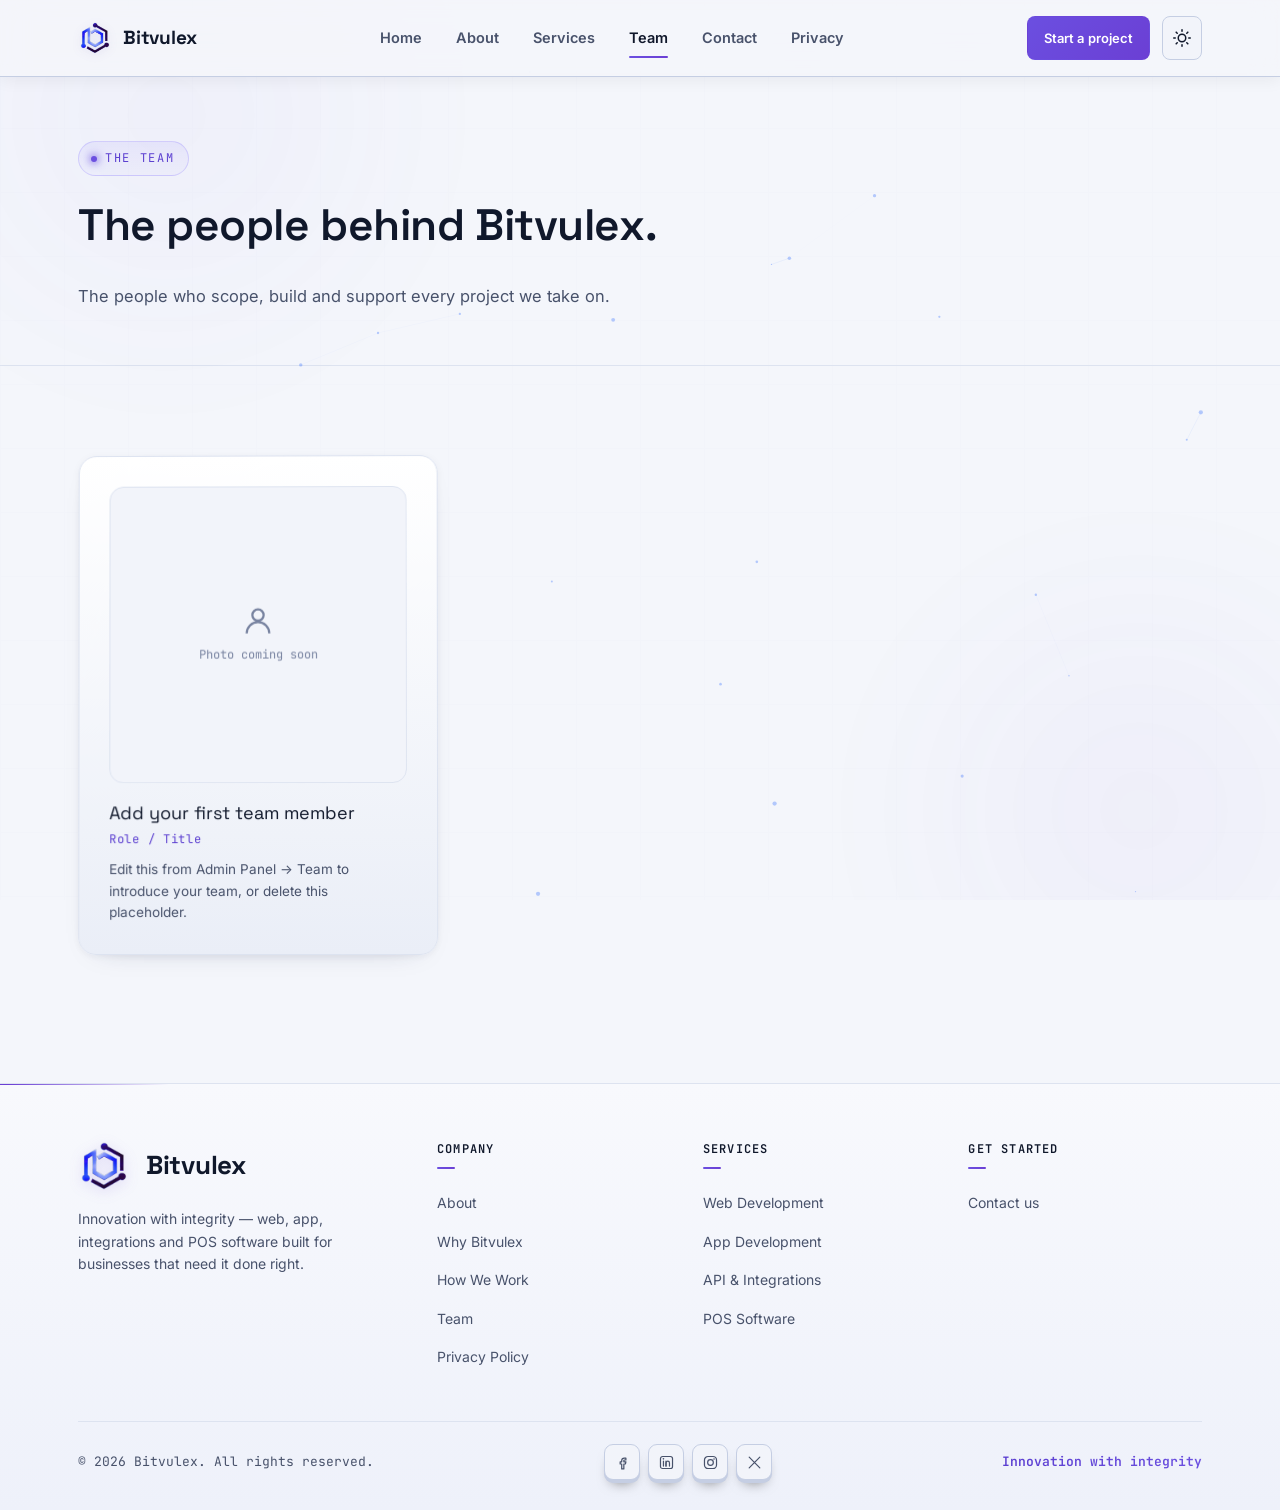
<file: team.html>
<!DOCTYPE html>
<html lang="en">
<head>
<script>
(function(){
  try{
    var override = localStorage.getItem('bitvulex_theme_override');
    var theme = override;
    if(!theme){
      var raw = localStorage.getItem('bitvulex_data');
      if(raw){ var d = JSON.parse(raw); theme = d && d.settings && d.settings.theme; }
    }
    document.documentElement.setAttribute('data-theme', theme === 'dark' ? 'dark' : 'light');
  }catch(e){}
})();
</script>
<meta charset="UTF-8">
<meta name="viewport" content="width=device-width, initial-scale=1.0, viewport-fit=cover">
<title>Our Team — Bitvulex</title>
<meta name="description" content="Meet the people at Bitvulex delivering web, app, API integration and POS software projects for growing businesses.">
<link rel="canonical" href="https://bitvulex.com/team.html">
<meta name="robots" content="index, follow">
<meta name="theme-color" content="#060818">

<!-- Open Graph -->
<meta property="og:type" content="website">
<meta property="og:site_name" content="Bitvulex">
<meta property="og:title" content="Our Team — Bitvulex">
<meta property="og:description" content="Meet the people at Bitvulex delivering web, app, API integration and POS software projects for growing businesses.">
<meta property="og:url" content="https://bitvulex.com/team.html">
<meta property="og:image" content="https://bitvulex.com/assets/og-image.jpg">
<meta property="og:image:width" content="1200">
<meta property="og:image:height" content="630">

<!-- Twitter card -->
<meta name="twitter:card" content="summary_large_image">
<meta name="twitter:title" content="Our Team — Bitvulex">
<meta name="twitter:description" content="Meet the people at Bitvulex delivering web, app, API integration and POS software projects for growing businesses.">
<meta name="twitter:image" content="https://bitvulex.com/assets/og-image.jpg">
<link rel="icon" href="assets/favicon.ico" sizes="any">
<link rel="icon" type="image/png" sizes="192x192" href="assets/favicon-192.png">
<link rel="apple-touch-icon" href="assets/apple-touch-icon.png">
<link rel="stylesheet" href="css/style.css">
</head>
<body>
<canvas id="bg-particles" class="bg-particles" aria-hidden="true"></canvas>
<div class="aurora" aria-hidden="true"></div>

<header class="site-header">
  <div class="wrap nav">
    <a href="index.html" class="brand">
      <span class="logo-orb"><img src="assets/logo-mark.png" alt="Bitvulex logo"></span>
      <span>Bitvulex</span>
    </a>
    <nav class="nav-links">
      <a href="index.html">Home</a>
      <a href="about.html">About</a>
      <a href="services.html">Services</a>
      <a href="team.html">Team</a>
      <a href="contact.html">Contact</a>
      <a href="privacy.html">Privacy</a>
    </nav>
    <div class="nav-cta">
      <a href="contact.html" class="btn btn-primary btn-sm">Start a project</a>
      <button class="theme-toggle" id="theme-toggle" aria-label="Toggle light / dark theme" title="Toggle theme">
        <svg class="icon-moon" viewBox="0 0 24 24" fill="none" stroke="currentColor" stroke-width="2" stroke-linecap="round" stroke-linejoin="round"><path d="M21 12.79A9 9 0 1 1 11.21 3 7 7 0 0 0 21 12.79z"/></svg>
        <svg class="icon-sun" viewBox="0 0 24 24" fill="none" stroke="currentColor" stroke-width="2" stroke-linecap="round" stroke-linejoin="round"><circle cx="12" cy="12" r="5"/><line x1="12" y1="1" x2="12" y2="3"/><line x1="12" y1="21" x2="12" y2="23"/><line x1="4.22" y1="4.22" x2="5.64" y2="5.64"/><line x1="18.36" y1="18.36" x2="19.78" y2="19.78"/><line x1="1" y1="12" x2="3" y2="12"/><line x1="21" y1="12" x2="23" y2="12"/><line x1="4.22" y1="19.78" x2="5.64" y2="18.36"/><line x1="18.36" y1="5.64" x2="19.78" y2="4.22"/></svg>
      </button>
      <button class="nav-toggle" aria-label="Toggle menu" aria-expanded="false">
        <svg width="18" height="18" viewBox="0 0 24 24" fill="none" stroke="currentColor" stroke-width="2"><line x1="3" y1="6" x2="21" y2="6"/><line x1="3" y1="12" x2="21" y2="12"/><line x1="3" y1="18" x2="21" y2="18"/></svg>
      </button>
    </div>
  </div>
</header>

<div class="page-header">
  <div class="wrap">
    <div class="eyebrow">The Team</div>
    <h1>The people behind Bitvulex.</h1>
    <p>The people who scope, build and support every project we take on.</p>
  </div>
</div>

<section class="section">
  <div class="wrap">
    <div class="grid-3" id="team-grid"></div>
  </div>
</section>

<footer class="site-footer">
  <div class="wrap">
    <div class="footer-grid">
      <div class="footer-brand">
        <a href="index.html" class="brand-lg" style="margin-bottom:16px;">
          <span class="logo-orb" style="--size:52px;"><img src="assets/logo-mark.png" alt="Bitvulex logo"></span>
          <span class="brand-word">Bitvulex</span>
        </a>
        <p>Innovation with integrity — web, app, integrations and POS software built for businesses that need it done right.</p>
      </div>
      <div class="footer-col">
        <h4>Company</h4>
        <a href="about.html">About</a>
        <a href="why-bitvulex.html">Why Bitvulex</a>
        <a href="process.html">How We Work</a>
        <a href="team.html">Team</a>
        <a href="privacy.html">Privacy Policy</a>
      </div>
      <div class="footer-col">
        <h4>Services</h4>
        <a href="services.html#service-web">Web Development</a>
        <a href="services.html#service-app">App Development</a>
        <a href="services.html#service-api">API &amp; Integrations</a>
        <a href="services.html#service-pos">POS Software</a>
      </div>
      <div class="footer-col">
        <h4>Get started</h4>
        <a href="contact.html">Contact us</a>
      </div>
    </div>
    <div class="footer-bottom">
      <span>© <span class="js-year"></span> Bitvulex. All rights reserved.</span>
      <div class="footer-social" id="footer-social" aria-label="Bitvulex on social media"></div>
      <span class="footer-handle">Innovation with integrity</span>
    </div>
  </div>
</footer>
<nav class="bottom-nav" aria-label="Quick navigation">
  <a href="index.html">
    <svg viewBox="0 0 24 24" fill="none" stroke="currentColor" stroke-width="1.9" stroke-linecap="round" stroke-linejoin="round"><path d="M3 11.5 12 4l9 7.5"/><path d="M5 10v9.5a1 1 0 0 0 1 1h4v-6h4v6h4a1 1 0 0 0 1-1V10"/></svg>
    <span>Home</span>
  </a>
  <a href="services.html">
    <svg viewBox="0 0 24 24" fill="none" stroke="currentColor" stroke-width="1.9" stroke-linecap="round" stroke-linejoin="round"><rect x="3" y="3" width="7" height="7" rx="1.4"/><rect x="14" y="3" width="7" height="7" rx="1.4"/><rect x="3" y="14" width="7" height="7" rx="1.4"/><rect x="14" y="14" width="7" height="7" rx="1.4"/></svg>
    <span>Services</span>
  </a>
  <a href="contact.html" class="dock-cta">
    <svg viewBox="0 0 24 24" fill="none" stroke="currentColor" stroke-width="2" stroke-linecap="round" stroke-linejoin="round"><path d="M21 11.5a8.4 8.4 0 0 1-8.4 8.4c-1.4 0-2.7-.3-3.9-.9L3 20l1-5.7a8.4 8.4 0 1 1 17-2.8z"/></svg>
    <span>Contact</span>
  </a>
  <a href="team.html">
    <svg viewBox="0 0 24 24" fill="none" stroke="currentColor" stroke-width="1.9" stroke-linecap="round" stroke-linejoin="round"><circle cx="9" cy="8" r="3.2"/><path d="M2.5 20c0-3.6 2.9-6.2 6.5-6.2s6.5 2.6 6.5 6.2"/><circle cx="17.5" cy="9" r="2.4"/><path d="M15.8 13.4c2.6.4 4.7 2.6 4.7 5.4"/></svg>
    <span>Team</span>
  </a>
  <a href="about.html">
    <svg viewBox="0 0 24 24" fill="none" stroke="currentColor" stroke-width="1.9" stroke-linecap="round" stroke-linejoin="round"><circle cx="12" cy="12" r="9"/><path d="M12 8h.01M11 12h1v5h1"/></svg>
    <span>About</span>
  </a>
</nav>


<script src="js/data.js"></script>
<script src="js/analytics.js"></script>
<script src="js/main.js"></script>
<script>renderTeamGrid("team-grid");</script>
</body>
</html>
</file>
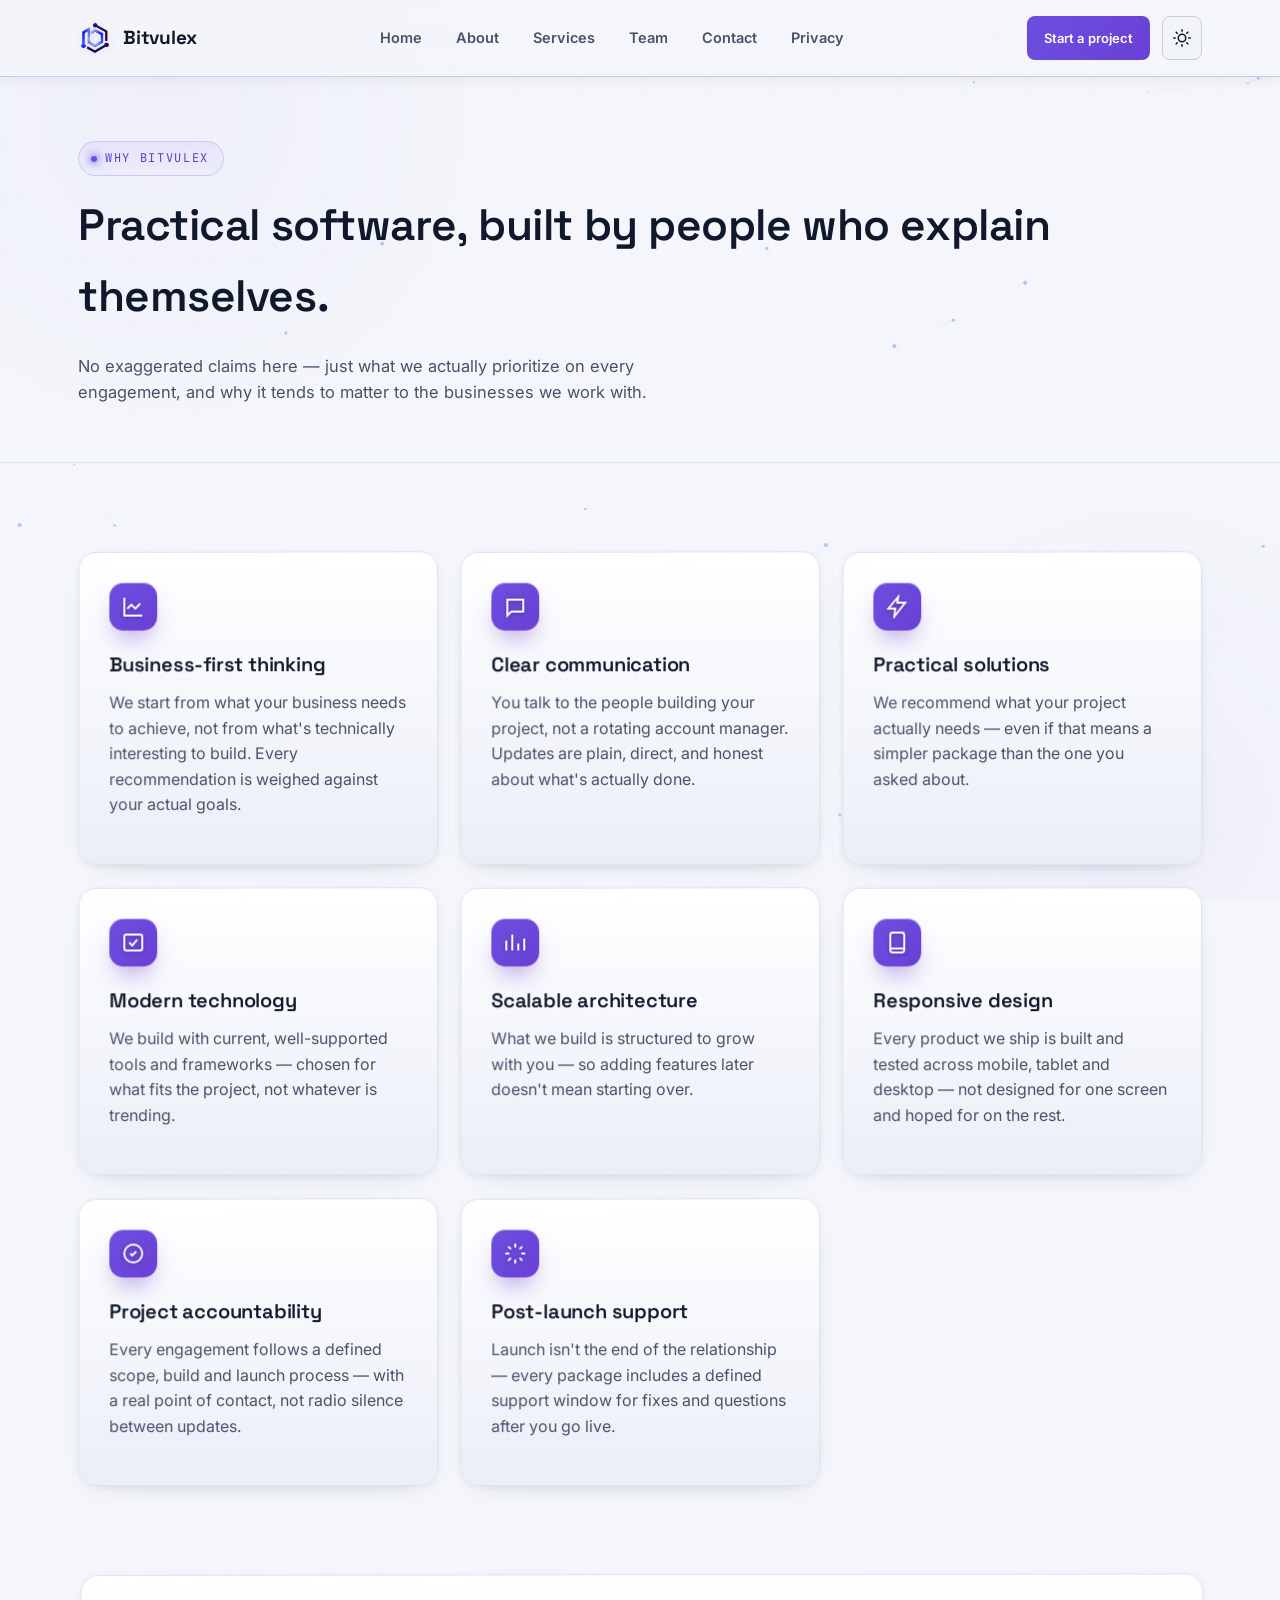
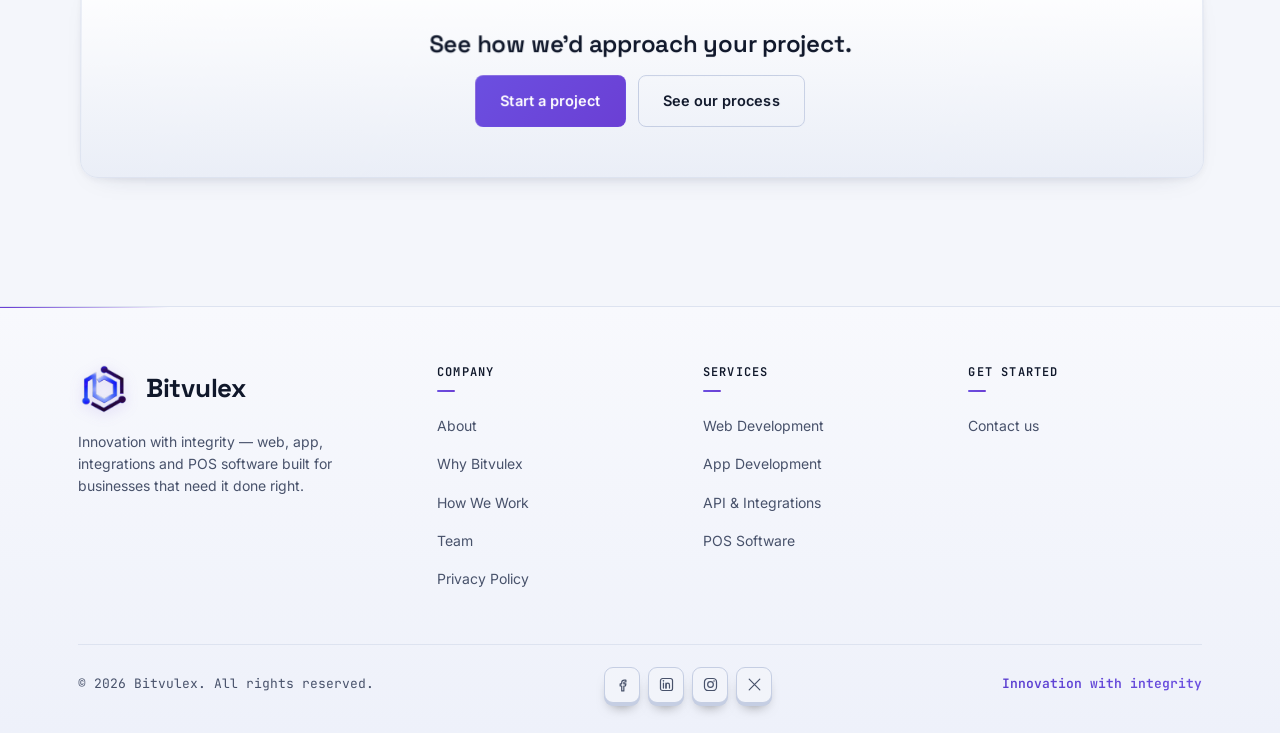
<file: why-bitvulex.html>
<!DOCTYPE html>
<html lang="en">
<head>
<script>
(function(){
  try{
    var override = localStorage.getItem('bitvulex_theme_override');
    var theme = override;
    if(!theme){
      var raw = localStorage.getItem('bitvulex_data');
      if(raw){ var d = JSON.parse(raw); theme = d && d.settings && d.settings.theme; }
    }
    document.documentElement.setAttribute('data-theme', theme === 'dark' ? 'dark' : 'light');
  }catch(e){}
})();
</script>
<meta charset="UTF-8">
<meta name="viewport" content="width=device-width, initial-scale=1.0, viewport-fit=cover">
<title>Why Bitvulex</title>
<meta name="description" content="Why businesses choose Bitvulex for web, app, API integration and POS software projects — business-first thinking, clear communication, and project accountability.">
<link rel="canonical" href="https://bitvulex.com/why-bitvulex.html">
<meta name="robots" content="index, follow">
<meta name="theme-color" content="#060818">

<!-- Open Graph -->
<meta property="og:type" content="website">
<meta property="og:site_name" content="Bitvulex">
<meta property="og:title" content="Why Bitvulex">
<meta property="og:description" content="Why businesses choose Bitvulex — business-first thinking, clear communication, and project accountability.">
<meta property="og:url" content="https://bitvulex.com/why-bitvulex.html">
<meta property="og:image" content="https://bitvulex.com/assets/og-image.jpg">
<meta property="og:image:width" content="1200">
<meta property="og:image:height" content="630">

<!-- Twitter card -->
<meta name="twitter:card" content="summary_large_image">
<meta name="twitter:title" content="Why Bitvulex">
<meta name="twitter:description" content="Why businesses choose Bitvulex — business-first thinking, clear communication, and project accountability.">
<meta name="twitter:image" content="https://bitvulex.com/assets/og-image.jpg">
<link rel="icon" href="assets/favicon.ico" sizes="any">
<link rel="icon" type="image/png" sizes="192x192" href="assets/favicon-192.png">
<link rel="apple-touch-icon" href="assets/apple-touch-icon.png">
<link rel="stylesheet" href="css/style.css">
</head>
<body>
<canvas id="bg-particles" class="bg-particles" aria-hidden="true"></canvas>
<div class="aurora" aria-hidden="true"></div>

<header class="site-header">
  <div class="wrap nav">
    <a href="index.html" class="brand">
      <span class="logo-orb"><img src="assets/logo-mark.png" alt="Bitvulex logo"></span>
      <span>Bitvulex</span>
    </a>
    <nav class="nav-links">
      <a href="index.html">Home</a>
      <a href="about.html">About</a>
      <a href="services.html">Services</a>
      <a href="team.html">Team</a>
      <a href="contact.html">Contact</a>
      <a href="privacy.html">Privacy</a>
    </nav>
    <div class="nav-cta">
      <a href="contact.html" class="btn btn-primary btn-sm">Start a project</a>
      <button class="theme-toggle" id="theme-toggle" aria-label="Toggle light / dark theme" title="Toggle theme">
        <svg class="icon-moon" viewBox="0 0 24 24" fill="none" stroke="currentColor" stroke-width="2" stroke-linecap="round" stroke-linejoin="round"><path d="M21 12.79A9 9 0 1 1 11.21 3 7 7 0 0 0 21 12.79z"/></svg>
        <svg class="icon-sun" viewBox="0 0 24 24" fill="none" stroke="currentColor" stroke-width="2" stroke-linecap="round" stroke-linejoin="round"><circle cx="12" cy="12" r="5"/><line x1="12" y1="1" x2="12" y2="3"/><line x1="12" y1="21" x2="12" y2="23"/><line x1="4.22" y1="4.22" x2="5.64" y2="5.64"/><line x1="18.36" y1="18.36" x2="19.78" y2="19.78"/><line x1="1" y1="12" x2="3" y2="12"/><line x1="21" y1="12" x2="23" y2="12"/><line x1="4.22" y1="19.78" x2="5.64" y2="18.36"/><line x1="18.36" y1="5.64" x2="19.78" y2="4.22"/></svg>
      </button>
      <button class="nav-toggle" aria-label="Toggle menu" aria-expanded="false">
        <svg width="18" height="18" viewBox="0 0 24 24" fill="none" stroke="currentColor" stroke-width="2"><line x1="3" y1="6" x2="21" y2="6"/><line x1="3" y1="12" x2="21" y2="12"/><line x1="3" y1="18" x2="21" y2="18"/></svg>
      </button>
    </div>
  </div>
</header>

<div class="page-header">
  <div class="wrap">
    <div class="eyebrow">Why Bitvulex</div>
    <h1>Practical software, built by people who explain themselves.</h1>
    <p>No exaggerated claims here — just what we actually prioritize on every engagement, and why it tends to matter to the businesses we work with.</p>
  </div>
</div>

<section class="section">
  <div class="wrap">
    <div class="grid-3 process-grid">
      <div class="card process-step">
        <div class="node-icon">
          <svg width="20" height="20" viewBox="0 0 24 24" fill="none" stroke="currentColor" stroke-width="1.8"><path d="M3 3v18h18"/><path d="m19 9-5 5-4-4-4 4"/></svg>
        </div>
        <h3>Business-first thinking</h3>
        <p>We start from what your business needs to achieve, not from what's technically interesting to build. Every recommendation is weighed against your actual goals.</p>
      </div>
      <div class="card process-step">
        <div class="node-icon">
          <svg width="20" height="20" viewBox="0 0 24 24" fill="none" stroke="currentColor" stroke-width="1.8"><path d="M4 5h16v12H8l-4 4Z"/></svg>
        </div>
        <h3>Clear communication</h3>
        <p>You talk to the people building your project, not a rotating account manager. Updates are plain, direct, and honest about what's actually done.</p>
      </div>
      <div class="card process-step">
        <div class="node-icon">
          <svg width="20" height="20" viewBox="0 0 24 24" fill="none" stroke="currentColor" stroke-width="1.8"><path d="M13 2 3 14h7l-1 8 11-14h-8l1-6Z"/></svg>
        </div>
        <h3>Practical solutions</h3>
        <p>We recommend what your project actually needs — even if that means a simpler package than the one you asked about.</p>
      </div>
      <div class="card process-step">
        <div class="node-icon">
          <svg width="20" height="20" viewBox="0 0 24 24" fill="none" stroke="currentColor" stroke-width="1.8"><rect x="3" y="4" width="18" height="16" rx="2"/><path d="m8 12 3 3 5-6"/></svg>
        </div>
        <h3>Modern technology</h3>
        <p>We build with current, well-supported tools and frameworks — chosen for what fits the project, not whatever is trending.</p>
      </div>
      <div class="card process-step">
        <div class="node-icon">
          <svg width="20" height="20" viewBox="0 0 24 24" fill="none" stroke="currentColor" stroke-width="1.8"><path d="M3 20V10M9 20V4M15 20v-7M21 20V8"/></svg>
        </div>
        <h3>Scalable architecture</h3>
        <p>What we build is structured to grow with you — so adding features later doesn't mean starting over.</p>
      </div>
      <div class="card process-step">
        <div class="node-icon">
          <svg width="20" height="20" viewBox="0 0 24 24" fill="none" stroke="currentColor" stroke-width="1.8"><rect x="5" y="2" width="14" height="20" rx="2.5"/><line x1="5" y1="18" x2="19" y2="18"/></svg>
        </div>
        <h3>Responsive design</h3>
        <p>Every product we ship is built and tested across mobile, tablet and desktop — not designed for one screen and hoped for on the rest.</p>
      </div>
      <div class="card process-step">
        <div class="node-icon">
          <svg width="20" height="20" viewBox="0 0 24 24" fill="none" stroke="currentColor" stroke-width="1.8"><path d="M9 12l2 2 4-4"/><circle cx="12" cy="12" r="9"/></svg>
        </div>
        <h3>Project accountability</h3>
        <p>Every engagement follows a defined scope, build and launch process — with a real point of contact, not radio silence between updates.</p>
      </div>
      <div class="card process-step">
        <div class="node-icon">
          <svg width="20" height="20" viewBox="0 0 24 24" fill="none" stroke="currentColor" stroke-width="1.8"><path d="M12 2v4M12 18v4M4.9 4.9l2.8 2.8M16.3 16.3l2.8 2.8M2 12h4M18 12h4M4.9 19.1l2.8-2.8M16.3 7.7l2.8-2.8"/></svg>
        </div>
        <h3>Post-launch support</h3>
        <p>Launch isn't the end of the relationship — every package includes a defined support window for fixes and questions after you go live.</p>
      </div>
    </div>
  </div>
</section>

<section class="section" style="padding-top:0;">
  <div class="wrap">
    <div class="card" style="text-align:center; padding:50px 30px;">
      <h2 style="margin-bottom:12px;">See how we'd approach your project.</h2>
      <div style="display:flex; gap:12px; justify-content:center; flex-wrap:wrap;">
        <a href="contact.html" class="btn btn-primary">Start a project</a>
        <a href="process.html" class="btn btn-ghost">See our process</a>
      </div>
    </div>
  </div>
</section>

<footer class="site-footer">
  <div class="wrap">
    <div class="footer-grid">
      <div class="footer-brand">
        <a href="index.html" class="brand-lg" style="margin-bottom:16px;">
          <span class="logo-orb" style="--size:52px;"><img src="assets/logo-mark.png" alt="Bitvulex logo"></span>
          <span class="brand-word">Bitvulex</span>
        </a>
        <p>Innovation with integrity — web, app, integrations and POS software built for businesses that need it done right.</p>
      </div>
      <div class="footer-col">
        <h4>Company</h4>
        <a href="about.html">About</a>
        <a href="why-bitvulex.html">Why Bitvulex</a>
        <a href="process.html">How We Work</a>
        <a href="team.html">Team</a>
        <a href="privacy.html">Privacy Policy</a>
      </div>
      <div class="footer-col">
        <h4>Services</h4>
        <a href="services.html#service-web">Web Development</a>
        <a href="services.html#service-app">App Development</a>
        <a href="services.html#service-api">API &amp; Integrations</a>
        <a href="services.html#service-pos">POS Software</a>
      </div>
      <div class="footer-col">
        <h4>Get started</h4>
        <a href="contact.html">Contact us</a>
      </div>
    </div>
    <div class="footer-bottom">
      <span>© <span class="js-year"></span> Bitvulex. All rights reserved.</span>
      <div class="footer-social" id="footer-social" aria-label="Bitvulex on social media"></div>
      <span class="footer-handle">Innovation with integrity</span>
    </div>
  </div>
</footer>
<nav class="bottom-nav" aria-label="Quick navigation">
  <a href="index.html">
    <svg viewBox="0 0 24 24" fill="none" stroke="currentColor" stroke-width="1.9" stroke-linecap="round" stroke-linejoin="round"><path d="M3 11.5 12 4l9 7.5"/><path d="M5 10v9.5a1 1 0 0 0 1 1h4v-6h4v6h4a1 1 0 0 0 1-1V10"/></svg>
    <span>Home</span>
  </a>
  <a href="services.html">
    <svg viewBox="0 0 24 24" fill="none" stroke="currentColor" stroke-width="1.9" stroke-linecap="round" stroke-linejoin="round"><rect x="3" y="3" width="7" height="7" rx="1.4"/><rect x="14" y="3" width="7" height="7" rx="1.4"/><rect x="3" y="14" width="7" height="7" rx="1.4"/><rect x="14" y="14" width="7" height="7" rx="1.4"/></svg>
    <span>Services</span>
  </a>
  <a href="contact.html" class="dock-cta">
    <svg viewBox="0 0 24 24" fill="none" stroke="currentColor" stroke-width="2" stroke-linecap="round" stroke-linejoin="round"><path d="M21 11.5a8.4 8.4 0 0 1-8.4 8.4c-1.4 0-2.7-.3-3.9-.9L3 20l1-5.7a8.4 8.4 0 1 1 17-2.8z"/></svg>
    <span>Contact</span>
  </a>
  <a href="team.html">
    <svg viewBox="0 0 24 24" fill="none" stroke="currentColor" stroke-width="1.9" stroke-linecap="round" stroke-linejoin="round"><circle cx="9" cy="8" r="3.2"/><path d="M2.5 20c0-3.6 2.9-6.2 6.5-6.2s6.5 2.6 6.5 6.2"/><circle cx="17.5" cy="9" r="2.4"/><path d="M15.8 13.4c2.6.4 4.7 2.6 4.7 5.4"/></svg>
    <span>Team</span>
  </a>
  <a href="about.html">
    <svg viewBox="0 0 24 24" fill="none" stroke="currentColor" stroke-width="1.9" stroke-linecap="round" stroke-linejoin="round"><circle cx="12" cy="12" r="9"/><path d="M12 8h.01M11 12h1v5h1"/></svg>
    <span>About</span>
  </a>
</nav>


<script src="js/data.js"></script>
<script src="js/analytics.js"></script>
<script src="js/main.js"></script>
</body>
</html>
</file>
<file: css/style.css>
/* ============================================================
   BITVULEX — Design tokens
   Palette: near-black voidfield, deep navy, electric cyan trace,
   signal-blue node, bone-white text, slate for secondary copy.
   Type: Space Grotesk (display) / Inter (body) / JetBrains Mono (specs)
   ============================================================ */

@import url('https://fonts.googleapis.com/css2?family=Space+Grotesk:wght@400;500;600;700&family=Inter:wght@400;500;600;700&family=JetBrains+Mono:wght@400;500;600&display=swap');

:root{
  --void:        #060818;
  --void-2:      #0b0f22;
  --panel:       #0e1226;
  --panel-2:     #131833;
  --line:        #1d2142;
  --line-bright: #2c3260;

  --cyan:        #8b7bff;
  --cyan-soft:   #b9adff;
  --blue:        #6b3fd4;
  --blue-deep:   #241a52;
  --node:        #4a2fb0;

  --ink:         #eef3fb;
  --ink-dim:     #aeb9cc;
  --ink-mute:    #6f7c93;

  --danger:      #ff6b6b;
  --ok:          #56e6a5;

  --radius:      10px;
  --radius-lg:   18px;

  /* ---------- Depth system (layered "raised surface" shadows used by
     cards, buttons, icons and package tiers to sell a 3D, tactile feel).
     The stepped 0-3-6-9px layers below are what give every card a
     permanent "extruded slab" edge — visible at rest, not just on hover —
     so the whole site reads as 3D on touch devices too, where hover
     tilt never fires. ---------- */
  --shadow-ambient: 0 1px 0 rgba(255,255,255,.03) inset, 0 3px 0 -1px var(--line-bright), 0 7px 0 -2px var(--panel-2), 0 11px 0 -3px var(--line), 0 14px 26px -16px rgba(0,0,0,.65), 0 30px 54px -30px rgba(0,0,0,.55);
  --shadow-lift:     0 3px 0 -1px var(--line-bright), 0 8px 0 -2px var(--panel-2), 0 13px 0 -3px var(--line), 0 34px 64px -26px rgba(2,6,15,.68), 0 0 0 1px rgba(255,255,255,.03) inset;
  --shadow-glow:     0 0 46px -12px rgba(139,123,255,.4);

  --font-display: 'Space Grotesk', sans-serif;
  --font-body:    'Inter', sans-serif;
  --font-mono:    'JetBrains Mono', monospace;

  --maxw: 1180px;
}

/* ---------- Light theme (admin can set as site default; visitors can
   also toggle it themselves — see .theme-toggle) ---------- */
[data-theme="light"]{
  --void:        #f4f6fb;
  --void-2:      #eaeef7;
  --panel:       #ffffff;
  --panel-2:     #f2f4fa;
  --line:        #dde3f0;
  --line-bright: #c5cee3;

  --cyan:        #6b4fe0;
  --cyan-soft:   #5b3fd0;
  --blue:        #6b3fd4;
  --blue-deep:   #ece8ff;
  --node:        #6b3fd4;

  --ink:         #10182b;
  --ink-dim:     #48526b;
  --ink-mute:    #7883a0;
}
[data-theme="light"] body::before{ opacity:.09; }
[data-theme="light"] .site-header{ background:rgba(244,246,251,.82); }
[data-theme="light"] .login-shell{ background:radial-gradient(circle at 50% 20%, rgba(107,63,212,.10), transparent 60%), var(--void); }
[data-theme="light"] .hero::after{ opacity:.35; }
[data-theme="light"] .btn-primary{ color:#ffffff; }
[data-theme="light"] .pkg-price{ color:var(--cyan-soft); }
[data-theme="light"]{
  --shadow-ambient: 0 1px 0 rgba(255,255,255,.6) inset, 0 3px 0 -1px var(--line-bright), 0 7px 0 -2px var(--void-2), 0 11px 0 -3px var(--line), 0 14px 26px -16px rgba(31,45,80,.16), 0 30px 54px -30px rgba(31,45,80,.2);
  --shadow-lift:     0 3px 0 -1px var(--line-bright), 0 8px 0 -2px var(--void-2), 0 13px 0 -3px var(--line), 0 34px 64px -26px rgba(31,45,80,.3), 0 0 0 1px rgba(255,255,255,.5) inset;
  --shadow-glow:     0 0 46px -14px rgba(107,63,212,.28);
}

*, *::before, *::after{ box-sizing:border-box; }
html{ scroll-behavior:smooth; }
body{
  margin:0;
  background:var(--void);
  color:var(--ink);
  font-family:var(--font-body);
  font-size:16px;
  line-height:1.6;
  -webkit-font-smoothing:antialiased;
  transition:background-color .35s ease, color .35s ease;
}

/* subtle circuit-grid atmosphere behind everything */
body::before{
  content:"";
  position:fixed; inset:0;
  z-index:0;
  pointer-events:none;
  background-image:
    linear-gradient(var(--line) 1px, transparent 1px),
    linear-gradient(90deg, var(--line) 1px, transparent 1px);
  background-size:64px 64px;
  opacity:.06;
  transition:opacity .35s ease;
}

/* floating ambient node-particles, drawn on a fixed full-screen canvas
   behind all page content (see js/main.js initParticles) */
.bg-particles{
  position:fixed; inset:0; z-index:0; pointer-events:none;
  width:100%; height:100%; opacity:.6;
}

/* drifting aurora-style glow blobs for depth on every page. The wrapper
   itself gets a gentle parallax drift toward the cursor (see js/main.js
   initAuroraParallax) — the blobs inside keep their own independent
   drift animation, so the two motions layer instead of fighting. */
.aurora{ position:fixed; inset:0; z-index:0; pointer-events:none; overflow:hidden; transition:transform .5s cubic-bezier(.2,.8,.2,1); }
.aurora::before, .aurora::after{
  content:""; position:absolute; width:46vw; height:46vw; border-radius:50%;
  filter:blur(90px); opacity:.28;
  animation:auroraDrift 22s ease-in-out infinite alternate;
}
.aurora::before{ top:-14vw; left:-10vw; background:radial-gradient(circle, var(--cyan), transparent 70%); }
.aurora::after{ bottom:-16vw; right:-12vw; background:radial-gradient(circle, var(--blue), transparent 70%); animation-delay:-9s; }
@keyframes auroraDrift{
  from{ transform:translate(0,0) scale(1); }
  to{ transform:translate(4vw,3vw) scale(1.12); }
}

@media (prefers-reduced-motion: reduce){
  *{ animation-duration:.001ms !important; animation-iteration-count:1 !important; transition-duration:.001ms !important; scroll-behavior:auto !important; }
}

a{ color:inherit; text-decoration:none; }
img{ max-width:100%; display:block; }
h1,h2,h3,h4{ font-family:var(--font-display); margin:0 0 .5em; letter-spacing:-0.01em; font-weight:600; }
p{ margin:0 0 1em; color:var(--ink-dim); }
ul{ margin:0; padding:0; list-style:none; }
button, input, textarea, select{ font-family:inherit; }

/* Visible keyboard-focus ring site-wide, without adding an outline on mouse clicks */
a:focus-visible, button:focus-visible, input:focus-visible, textarea:focus-visible,
select:focus-visible, [tabindex]:focus-visible{
  outline:2px solid var(--cyan); outline-offset:2px; border-radius:4px;
}

.wrap{ max-width:var(--maxw); margin:0 auto; padding:0 28px; position:relative; z-index:1; }

.eyebrow{
  display:inline-flex; align-items:center; gap:8px;
  font-family:var(--font-mono);
  font-size:12px; letter-spacing:.14em; text-transform:uppercase;
  color:var(--cyan-soft);
  margin-bottom:14px;
  padding:7px 14px 7px 12px; border-radius:999px;
  background:linear-gradient(180deg, rgba(139,123,255,.10), rgba(139,123,255,.03));
  border:1px solid rgba(139,123,255,.28);
}
.eyebrow::before{
  content:""; width:6px; height:6px; border-radius:50%; flex:0 0 auto;
  background:var(--cyan); box-shadow:0 0 8px 1px var(--cyan);
}

/* ---------- Buttons ---------- */
.btn{
  display:inline-flex; align-items:center; justify-content:center; gap:8px;
  padding:13px 24px;
  border-radius:8px;
  font-family:var(--font-body);
  font-weight:600; font-size:14.5px;
  border:1px solid transparent;
  cursor:pointer;
  position:relative; overflow:hidden;
  transition:transform .15s cubic-bezier(.2,.8,.2,1), border-color .15s ease, background .15s ease, box-shadow .2s ease;
}
/* ---------- Tap/click ripple (see initButtonRipple in js/main.js) ---------- */
.btn-ripple, .admin-icon-btn .btn-ripple, .abn-btn .btn-ripple, .theme-toggle .btn-ripple, .admin-profile-fab .btn-ripple{
  position:absolute; border-radius:50%; pointer-events:none;
  background:radial-gradient(circle, rgba(255,255,255,.55) 0%, rgba(255,255,255,0) 70%);
  transform:scale(0); opacity:.9;
  animation:btn-ripple-out .55s ease-out forwards;
}
[data-theme="light"] .btn-ripple{ background:radial-gradient(circle, rgba(10,20,35,.28) 0%, rgba(10,20,35,0) 70%); }
@keyframes btn-ripple-out{
  to{ transform:scale(1); opacity:0; }
}
.admin-icon-btn, .abn-btn, .admin-profile-fab{ position:relative; overflow:hidden; }
@media (prefers-reduced-motion: reduce){
  .btn-ripple{ display:none; }
}
.btn:active{ transform:translateY(1px) scale(.98); }
.btn-primary{
  background:linear-gradient(135deg, var(--cyan) 0%, var(--blue) 100%);
  color:#ffffff;
  box-shadow:0 1px 0 rgba(255,255,255,.35) inset, 0 -8px 14px rgba(0,0,0,.18) inset, 0 14px 26px -14px rgba(107,63,212,.6);
}
.btn-primary:hover{ transform:translateY(-2px); box-shadow:0 1px 0 rgba(255,255,255,.4) inset, 0 -8px 14px rgba(0,0,0,.16) inset, 0 20px 36px -14px rgba(139,123,255,.6); }
.btn-primary:active{ transform:translateY(1px) scale(.98); box-shadow:0 1px 0 rgba(255,255,255,.25) inset, 0 -4px 8px rgba(0,0,0,.2) inset, 0 8px 16px -10px rgba(107,63,212,.55); }
.btn-ghost{
  background:transparent; color:var(--ink); border-color:var(--line-bright);
  box-shadow:0 8px 18px -14px rgba(0,0,0,.5);
}
.btn-ghost:hover{ border-color:var(--cyan); color:var(--cyan-soft); transform:translateY(-2px); box-shadow:0 14px 26px -16px rgba(139,123,255,.4); }
.btn-block{ width:100%; }
.btn-sm{ padding:9px 16px; font-size:13px; }
.btn-danger{ background:rgba(255,107,107,.1); color:var(--danger); border-color:rgba(255,107,107,.35); }
.btn-danger:hover{ background:rgba(255,107,107,.18); }

/* ---------- Header / Nav ---------- */
.site-header{
  position:sticky; top:0; z-index:40;
  background:rgba(5,7,12,.78);
  backdrop-filter:blur(14px);
  border-bottom:1px solid var(--line);
}
/* ---------- Scroll progress bar ---------- */
.scroll-progress{
  position:absolute; left:0; bottom:-1px; height:2px; width:0%;
  background:linear-gradient(90deg, var(--cyan), var(--blue));
  box-shadow:0 0 10px rgba(139,123,255,.6);
  transition:width .08s linear;
  pointer-events:none;
}
.nav{
  display:flex; align-items:center; justify-content:space-between;
  padding:16px 0;
}
.brand{ display:flex; align-items:center; gap:11px; }
.brand span{ font-family:var(--font-display); font-weight:700; font-size:19px; letter-spacing:-.01em; }
.brand-lg{ display:inline-flex; align-items:center; gap:16px; }
.brand-lg .brand-word{ font-family:var(--font-display); font-weight:700; font-size:26px; letter-spacing:-.01em; color:var(--ink); }

/* ---------- Logo mark ----------
   Clean presentation of the real transparent logo PNG — no halo, no glow
   ring behind it. Just a tiny lift on hover so it still feels alive.
   Used everywhere the brand mark appears (header, footer, admin, login).
   Size via --size. */
.logo-orb{
  --size: 34px;
  position:relative; display:inline-flex; align-items:center; justify-content:center;
  width:var(--size); height:var(--size); min-width:var(--size); flex:0 0 auto;
}
.logo-orb img{
  position:relative; z-index:1; width:100%; height:100%; object-fit:contain;
  transition: transform .3s cubic-bezier(.2,.8,.2,1);
}
.brand:hover .logo-orb img, .brand-lg:hover .logo-orb img{
  transform:scale(1.08);
}
@media (prefers-reduced-motion: reduce){
  .logo-orb img{ transition:none; }
}

/* ---------- Social icon buttons ---------- */
.social-row{ display:flex; align-items:center; gap:10px; flex-wrap:wrap; }
.social-btn{
  display:inline-flex; align-items:center; justify-content:center;
  width:36px; height:36px; border-radius:9px;
  background:var(--panel-2); border:1px solid var(--line-bright); color:var(--ink-dim);
  transition:color .18s ease, border-color .18s ease, transform .18s ease, box-shadow .18s ease;
}
.social-btn:hover{
  color:var(--cyan-soft); border-color:var(--cyan);
  transform:translateY(-3px);
  box-shadow:0 10px 20px -10px rgba(139,123,255,.5);
}
.social-icon{ width:17px; height:17px; }
.footer-social{ display:flex; align-items:center; gap:8px; flex-wrap:wrap; }
.footer-handle{ color:var(--cyan-soft); font-weight:600; }
.nav-links{ display:flex; align-items:center; gap:34px; }
.nav-links a{
  font-size:14.5px; color:var(--ink-dim); font-weight:500;
  position:relative; padding:4px 0;
  transition:color .15s ease;
}
.nav-links a:hover, .nav-links a.active{ color:var(--ink); }
.nav-links a.active::after{
  content:""; position:absolute; left:0; right:0; bottom:-4px; height:2px;
  background:linear-gradient(90deg,var(--cyan),var(--blue));
  border-radius:2px;
}
.nav-cta{ display:flex; align-items:center; gap:12px; }
.nav-toggle{
  display:none; background:none; border:1px solid var(--line-bright); border-radius:8px;
  color:var(--ink); width:40px; height:40px; align-items:center; justify-content:center; cursor:pointer;
}

/* ---------- Theme toggle ---------- */
.theme-toggle{
  display:inline-flex; align-items:center; justify-content:center;
  width:40px; height:40px; flex:0 0 auto;
  border-radius:8px; border:1px solid var(--line-bright);
  background:var(--panel-2); color:var(--ink);
  cursor:pointer; transition:border-color .15s ease, transform .15s ease, color .15s ease;
}
.theme-toggle:hover{ border-color:var(--cyan); color:var(--cyan-soft); transform:translateY(-2px) rotate(8deg); }
.theme-toggle svg{ width:18px; height:18px; }
.theme-toggle .icon-sun{ display:none; }
[data-theme="light"] .theme-toggle .icon-moon{ display:none; }
[data-theme="light"] .theme-toggle .icon-sun{ display:block; }

@media (max-width: 860px){
  /* NOTE: .nav-links sits inside .site-header, which is position:sticky.
     A sticky ancestor becomes the containing block for a position:fixed
     descendant, so "inset:64px 0 0 0" used to resolve bottom:0 against
     the header's OWN (short) box instead of the viewport — the open
     menu was clipped to a ~40px sliver and only the first link was
     readable. Using top + an explicit height in viewport units sidesteps
     that: vh is always resolved against the real viewport, never the
     containing block, so the panel now reliably fills the screen below
     the header. --header-h is measured and kept in sync by js/main.js
     (initMobileNavHeight) so this stays correct if the header's height
     ever changes (font load, smaller toggle button on narrow phones,
     safe-area insets, etc). */
  .nav-links{
    position:fixed; left:0; right:0;
    top:var(--header-h, 64px);
    height:calc(100vh - var(--header-h, 64px));
    height:calc(100dvh - var(--header-h, 64px));
    background:var(--void); z-index:39;
    flex-direction:column; align-items:flex-start; gap:0;
    padding:10px 28px 28px;
    overflow-y:auto; -webkit-overflow-scrolling:touch;
    transform:translateY(-8px); opacity:0; visibility:hidden;
    transition:opacity .2s ease, transform .2s ease, visibility .2s;
    border-top:1px solid var(--line);
  }
  .nav-links.open{ opacity:1; visibility:visible; transform:translateY(0); }
  .nav-links a{ width:100%; padding:14px 0; border-bottom:1px solid var(--line); }
  .nav-toggle{ display:flex; }
  .nav-cta .btn{ display:none; }
}
@media (max-width:380px){
  /* Previously the wordmark was hidden entirely below this width, which
     left the header looking unbranded/broken on small phones. Shrink
     everything to fit instead of hiding the logo or company name. */
  .brand{ gap:8px; }
  .brand span{ font-size:16px; }
  .logo-orb{ --size:28px; }
  .theme-toggle{ width:36px; height:36px; }
  .nav-toggle{ width:36px; height:36px; }
  .nav-cta{ gap:8px; }
}
@media (max-width:340px){
  .brand span{ font-size:14.5px; }
}

/* ---------- Hero ---------- */
.hero{
  position:relative;
  padding:76px 0 60px;
  overflow:hidden;
}
.hero-grid{
  display:grid; grid-template-columns:1.05fr .95fr; gap:40px; align-items:center;
}
.hero h1{
  font-size:clamp(34px, 5.2vw, 58px);
  line-height:1.05;
}
.hero h1 .accent{
  background:linear-gradient(135deg,var(--cyan),var(--blue));
  -webkit-background-clip:text; background-clip:text; color:transparent;
  text-shadow:0 0 34px rgba(139,123,255,.35);
}
.hero p.lead{ font-size:17.5px; max-width:520px; }
.hero-actions{ display:flex; gap:14px; margin-top:28px; flex-wrap:wrap; }
.hero-stage{
  position:relative; aspect-ratio:1/1; max-width:460px; margin-left:auto; width:100%;
}
#hero-canvas{ width:100%; height:100%; display:block; position:relative; z-index:1; }
/* soft "grounding" glow under the floating 3D mark, so it reads as
   hovering above the page rather than sitting flat on it */
.hero-stage::after{
  content:""; position:absolute; left:50%; bottom:2%; z-index:0;
  width:62%; height:26px; transform:translateX(-50%);
  background:radial-gradient(circle, rgba(139,123,255,.4), transparent 72%);
  filter:blur(16px);
  animation:heroShadowPulse 4.6s ease-in-out infinite;
}
@keyframes heroShadowPulse{
  0%,100%{ opacity:.45; transform:translateX(-50%) scale(1); }
  50%{ opacity:.8; transform:translateX(-50%) scale(1.1); }
}
@media (max-width:860px){
  .hero-grid{ grid-template-columns:1fr; }
  .hero-stage{ margin:0 auto; max-width:320px; order:-1; }
}

/* trust strip */
.trust-strip{
  border-top:1px solid var(--line); border-bottom:1px solid var(--line);
  padding:26px 0;
}
.trust-strip .wrap{
  display:flex; gap:12px; flex-wrap:wrap; justify-content:center;
}
.trust-chip{
  display:inline-flex; align-items:center; gap:10px;
  padding:10px 18px; border-radius:999px;
  background:var(--panel-2); border:1px solid var(--line-bright);
  font-size:13px; color:var(--ink-mute);
  transition:border-color .18s ease, transform .18s ease, box-shadow .18s ease;
}
.trust-chip:hover{ border-color:var(--cyan); transform:translateY(-2px); box-shadow:0 10px 22px -14px rgba(139,123,255,.5); }
.trust-chip-icon{
  display:inline-flex; align-items:center; justify-content:center; flex:0 0 auto;
  width:26px; height:26px; border-radius:50%;
  background:linear-gradient(135deg, var(--cyan), var(--blue)); color:#ffffff;
}
.trust-chip-icon svg{ width:14px; height:14px; }
.trust-chip b{ color:var(--ink); font-weight:700; font-family:var(--font-display); }
@media (max-width:640px){
  .trust-strip{ padding:18px 0; }
  .trust-strip .wrap{
    flex-wrap:nowrap; justify-content:flex-start; gap:10px;
    overflow-x:auto; scroll-snap-type:x proximity; -webkit-overflow-scrolling:touch;
    padding-bottom:2px; margin:0 -20px; padding-inline:20px;
  }
  .trust-strip .wrap::-webkit-scrollbar{ display:none; }
  .trust-chip{ scroll-snap-align:start; white-space:nowrap; }
}

/* ---------- Scroll reveal (see js/main.js initScrollReveal) ----------
   Elements enter on a slight rotateX + rise, echoing the tilt cards'
   3D language instead of a flat fade. Only applied via JS, and only
   when IntersectionObserver + motion are available, so content is
   never hidden without JS. */
.reveal{
  opacity:0; transform:translateY(30px) rotateX(6deg); transform-origin:bottom center;
  transition:opacity .7s cubic-bezier(.2,.8,.2,1), transform .7s cubic-bezier(.2,.8,.2,1);
}
.reveal-in{ opacity:1; transform:none; }
.reveal-in.tilt{ transform:perspective(1400px) rotateX(2deg) rotateY(-1.5deg); }

/* ---------- Section basics ---------- */
.section{ padding:88px 0; position:relative; }
.section-head{ max-width:640px; margin-bottom:48px; }
.section-head h2{ font-size:clamp(26px,3.4vw,38px); }
.section-tight .section-head{ margin-bottom:32px; }

/* circuit divider */
.circuit-divider{ height:56px; width:100%; opacity:.55; }

/* ---------- Cards ---------- */
.grid-3{ display:grid; grid-template-columns:repeat(3,1fr); gap:22px; }
.grid-2{ display:grid; grid-template-columns:repeat(2,1fr); gap:22px; }
@media (max-width:900px){ .grid-3{ grid-template-columns:repeat(2,1fr); } .grid-2{ grid-template-columns:1fr; } }
@media (max-width:360px){ .grid-3{ grid-template-columns:1fr; } }

.card{
  position:relative;
  background:linear-gradient(180deg, var(--panel), var(--void-2));
  border:1px solid var(--line);
  border-radius:var(--radius-lg);
  padding:30px;
  box-shadow:var(--shadow-ambient);
  transition:border-color .2s ease, transform .3s cubic-bezier(.2,.8,.2,1), box-shadow .3s ease;
}
.card:hover{ border-color:var(--line-bright); box-shadow:var(--shadow-lift), var(--shadow-glow); }
.card::before{
  content:""; position:absolute; top:0; left:16px; right:16px; height:1px; border-radius:2px;
  background:linear-gradient(90deg, transparent, rgba(255,255,255,.16), transparent);
  pointer-events:none;
}

/* ---------- 3D tilt (mouse + touch driven, see js/main.js initTilt) ----------
   JS sets the live rotateX/rotateY/translateZ transform and a matching
   directional shadow via --mx/--my (mousemove on desktop, touchmove on
   phones/tablets); this rule gives every card a small resting tilt so it
   reads as a 3D object even before any interaction, plus a soft glare
   that tracks the cursor/finger. */
.tilt{
  transform-style:preserve-3d; will-change:transform, box-shadow;
  transform:perspective(1400px) rotateX(2deg) rotateY(-1.5deg);
  transition:transform .45s cubic-bezier(.2,.8,.2,1), box-shadow .45s ease, border-color .2s ease;
}
.tilt::after{
  content:""; position:absolute; inset:0; border-radius:inherit; pointer-events:none;
  background:radial-gradient(520px circle at var(--mx,50%) var(--my,50%), rgba(139,123,255,.14), transparent 55%);
  opacity:0; transition:opacity .25s ease;
}
.tilt:hover::after, .tilt.touch-active::after{ opacity:1; }
.pkg-card, .team-card{ position:relative; }
.card .tag{
  font-family:var(--font-mono); font-size:11.5px; color:var(--cyan-soft);
  letter-spacing:.1em; text-transform:uppercase; margin-bottom:10px; display:block;
}
.card h3{ font-size:20px; }
.node-icon{
  width:44px; height:44px; border-radius:10px;
  background:linear-gradient(155deg, var(--blue-deep), var(--panel-2));
  border:1px solid var(--line-bright);
  display:flex; align-items:center; justify-content:center; margin-bottom:18px;
  color:var(--cyan);
  box-shadow:inset 0 1px 0 rgba(255,255,255,.08), inset 0 -8px 14px rgba(0,0,0,.35), 0 12px 22px -12px rgba(139,123,255,.35);
  transition:transform .3s cubic-bezier(.2,.8,.2,1), box-shadow .3s ease;
}
.card:hover .node-icon{
  transform:translateY(-3px) rotateX(8deg);
  box-shadow:inset 0 1px 0 rgba(255,255,255,.1), inset 0 -8px 14px rgba(0,0,0,.3), 0 18px 30px -12px rgba(139,123,255,.5);
}

/* ---------- 3D Services showcase (Web / App / API / POS) ----------
   Lightweight — pure inline SVG + CSS 3D transforms, no extra libraries.
   Cards reuse the existing .card surface (border/shadow/tilt/reveal are
   already wired up in js/main.js for any ".card" element), so this only
   adds the floating 3D stage + icon artwork on top of the current style. */
.svc3d-grid{ display:grid; grid-template-columns:repeat(4,1fr); gap:22px; }
@media (max-width:1080px){ .svc3d-grid{ grid-template-columns:repeat(2,1fr); } }
@media (max-width:560px){ .svc3d-grid{ grid-template-columns:1fr; } }

.svc3d-card{ display:flex; flex-direction:column; }
.svc3d-stage{
  position:relative;
  height:140px;
  margin:-6px auto 18px;
  display:flex; align-items:center; justify-content:center;
  perspective:700px;
}
.svc3d-stage::after{
  content:""; position:absolute; left:50%; bottom:0; z-index:0;
  width:62%; height:16px; transform:translateX(-50%);
  background:radial-gradient(circle, rgba(139,123,255,.4), transparent 72%);
  filter:blur(10px);
  animation:heroShadowPulse 4.6s ease-in-out infinite;
}
.svc3d-float{ animation:svc3dFloat 5.2s ease-in-out infinite; }
.svc3d-tilt{
  transform:rotateX(20deg) rotateY(-22deg);
  transform-style:preserve-3d;
  transition:transform .5s cubic-bezier(.2,.8,.2,1);
  filter:drop-shadow(0 16px 20px rgba(2,8,20,.5));
}
.svc3d-card:hover .svc3d-tilt{ transform:rotateX(9deg) rotateY(-6deg) scale(1.07); }
@keyframes svc3dFloat{ 0%,100%{ transform:translateY(0); } 50%{ transform:translateY(-7px); } }

.svc3d-svg{ width:120px; height:120px; overflow:visible; }
.svc3d-svg .s3-panel{ fill:var(--panel-2); stroke:var(--line-bright); stroke-width:1.4; }
.svc3d-svg .s3-base{ fill:var(--panel); stroke:var(--line); stroke-width:1; opacity:.9; }
.svc3d-svg .s3-line{ fill:var(--line-bright); }
.svc3d-svg .s3-line-stroke{ stroke:var(--line-bright); stroke-width:1.4; }
.svc3d-svg .s3-dot{ fill:var(--ink-mute); }
.svc3d-svg .s3-a{ fill:var(--cyan); filter:drop-shadow(0 0 4px rgba(139,123,255,.55)); }
.svc3d-svg .s3-b{ fill:var(--blue); filter:drop-shadow(0 0 4px rgba(107,63,212,.5)); }
.svc3d-svg .s3-hub{ fill:var(--blue); stroke:var(--cyan); stroke-width:1.4; filter:drop-shadow(0 0 6px rgba(139,123,255,.6)); }
.svc3d-svg .s3-orbit{ transform-box:fill-box; transform-origin:center; animation:svc3dOrbit 20s linear infinite; }
.svc3d-svg .s3-chip{ transform-box:fill-box; transform-origin:center; animation:svc3dChip 3.6s ease-in-out infinite; }
@keyframes svc3dOrbit{ to{ transform:rotate(360deg); } }
@keyframes svc3dChip{ 0%,100%{ transform:translate(0,0); } 50%{ transform:translate(-3px,-5px); } }

.svc3d-card h3{ text-align:center; }
.svc3d-card .tag{ text-align:center; display:block; }
.svc3d-card p{ text-align:center; }
.svc3d-card .pkg-features{ margin-top:4px; }
.svc3d-card .btn{ margin-top:auto; }

/* ---------- Compact variant (homepage only) ----------
   Same cards, same animated icon, just shorter: smaller stage, tighter
   type, and only the top 2 bullets (the full 4-bullet, larger version
   stays on the Services page where visitors are comparing in detail). */
.svc3d-grid-compact{ gap:18px; }
.svc3d-grid-compact .svc3d-stage{ height:96px; margin:-4px auto 12px; }
.svc3d-grid-compact .svc3d-svg{ width:82px; height:82px; }
.svc3d-grid-compact .card.svc3d-card{ padding:24px 22px; }
.svc3d-grid-compact .pkg-desc{ font-size:13.5px; margin-bottom:12px; }
.svc3d-grid-compact .pkg-features{ margin-bottom:16px; }
.svc3d-grid-compact .pkg-features li{ padding:6px 0; font-size:13.5px; }

/* ---------- Pricing / spec sheets ---------- */
.service-block{ margin-bottom:64px; }
.service-block:last-child{ margin-bottom:0; }
.service-block-head{
  display:flex; align-items:baseline; gap:16px; justify-content:space-between; flex-wrap:wrap;
  border-bottom:1px solid var(--line); padding-bottom:18px; margin-bottom:28px;
}
.service-block-head h2{ font-size:26px; margin:0; }
.service-block-head p{ margin:0; max-width:480px; }

.pkg-grid{ display:grid; grid-template-columns:repeat(3,1fr); gap:20px; }
@media (max-width:900px){ .pkg-grid{ grid-template-columns:repeat(2,1fr); } }
@media (max-width:640px){
  /* A swipeable "featured card up front" carousel instead of a plain
     stack: Standard and Large peek in from the edges, Medium (the
     "Most chosen" tier) sits centered, larger and fully lit — the
     other two scale down and dim slightly until swiped to. */
  .pkg-grid{
    display:flex; grid-template-columns:unset; gap:14px;
    overflow-x:auto; scroll-snap-type:x mandatory; -webkit-overflow-scrolling:touch;
    padding:10px 12% 16px; scroll-padding-inline:12%;
  }
  .pkg-grid::-webkit-scrollbar{ display:none; }
  .pkg-card{
    flex:0 0 76%; scroll-snap-align:center;
    transform:scale(.92); opacity:.7;
    transition:transform .35s cubic-bezier(.2,.8,.2,1), opacity .35s ease;
  }
  .pkg-card.in-view{ transform:scale(1); opacity:1; }
  .pkg-card.featured{ margin:0; }
  .pkg-card.featured::before{ left:50%; transform:translateX(-50%); }
}

.service-block-head-row{ display:flex; align-items:flex-start; justify-content:space-between; gap:16px; flex-wrap:wrap; }

.pkg-card{
  border:1px solid var(--line); border-radius:var(--radius-lg);
  background:linear-gradient(180deg, var(--panel), var(--void-2));
  padding:28px 26px; display:flex; flex-direction:column;
  position:relative;
  box-shadow:var(--shadow-ambient);
  transition:transform .45s cubic-bezier(.2,.8,.2,1), box-shadow .45s ease, border-color .2s ease, margin .3s ease;
}
.pkg-card:hover{ border-color:var(--line-bright); box-shadow:var(--shadow-lift), var(--shadow-glow); }
.pkg-card:not(.featured)::before{
  content:""; position:absolute; top:0; left:16px; right:16px; height:1px; border-radius:2px;
  background:linear-gradient(90deg, transparent, rgba(255,255,255,.14), transparent);
  pointer-events:none;
}
/* the featured tier physically floats above its neighbours in the row,
   instead of only changing colour, for a real sense of depth */
.pkg-card.featured{
  border-color:var(--cyan);
  margin-top:-14px; margin-bottom:14px;
  box-shadow:0 0 0 1px var(--cyan), 0 28px 54px -22px rgba(139,123,255,.45);
}
@media (max-width:900px){ .pkg-card.featured{ margin-top:0; margin-bottom:0; } }
.pkg-card.featured::before{
  content:"MOST CHOSEN";
  position:absolute; top:-11px; left:26px;
  font-family:var(--font-mono); font-size:10.5px; letter-spacing:.1em;
  background:var(--cyan); color:#ffffff; padding:3px 10px; border-radius:20px; font-weight:600;
  box-shadow:0 8px 16px -6px rgba(139,123,255,.6);
}
.pkg-tier{ font-family:var(--font-mono); font-size:12px; letter-spacing:.12em; color:var(--ink-mute); text-transform:uppercase; margin-bottom:6px; }
.pkg-name{ font-family:var(--font-display); font-size:22px; margin-bottom:6px; }
.pkg-price{ font-family:var(--font-mono); font-size:26px; color:var(--cyan-soft); margin-bottom:18px; }
.pkg-price span{ font-size:13px; color:var(--ink-mute); }
.pkg-desc{ font-size:14px; margin-bottom:18px; }
.pkg-features{ margin-bottom:24px; flex:1; }
.pkg-features li{
  display:flex; gap:10px; align-items:flex-start; font-size:14px; color:var(--ink-dim);
  padding:7px 0; border-top:1px solid var(--line);
}
.pkg-features li:first-child{ border-top:none; }
.pkg-features li::before{ content:"›"; color:var(--cyan); font-family:var(--font-mono); font-weight:700; }

/* ---------- Team ---------- */
.team-card{ text-align:left; }
.team-photo{
  width:100%; aspect-ratio:1/1; border-radius:14px; overflow:hidden;
  background:var(--panel-2); border:1px solid var(--line);
  display:flex; flex-direction:column; align-items:center; justify-content:center; text-align:center;
  margin-bottom:16px; color:var(--ink-mute); font-family:var(--font-mono); font-size:12px;
}
.team-photo img{ width:100%; height:100%; object-fit:cover; transition:transform .5s cubic-bezier(.2,.8,.2,1); }
.team-card:hover .team-photo img{ transform:scale(1.08); }
.team-name{ font-family:var(--font-display); font-size:18px; margin-bottom:2px; }
.team-role{ font-family:var(--font-mono); font-size:12px; color:var(--cyan-soft); letter-spacing:.06em; margin-bottom:10px; }
.team-bio{ font-size:13.5px; margin:0; }

/* On phones the team grid goes to 2 columns (see .grid-3 rule above) —
   tighten the card so a photo + name + short bio reads comfortably at
   ~150-170px wide instead of inheriting the spacious desktop padding. */
@media (max-width:640px){
  #team-grid.grid-3{ gap:14px; }
  #team-grid .team-photo{ border-radius:10px; margin-bottom:10px; }
  #team-grid .team-name{ font-size:15px; }
  #team-grid .team-role{ font-size:10.5px; margin-bottom:6px; }
  #team-grid .team-bio{ font-size:12.5px; }
}
@media (max-width:360px){
  #team-grid.grid-3{ gap:22px; }
}

/* ---------- Demo projects ---------- */
.projects-grid{ display:grid; grid-template-columns:repeat(3,1fr); gap:22px; }
@media (max-width:900px){ .projects-grid{ grid-template-columns:repeat(2,1fr); } }
@media (max-width:640px){ .projects-grid{ grid-template-columns:1fr; } }
.project-card{ display:flex; flex-direction:column; text-align:left; }
.project-photo{
  width:100%; aspect-ratio:16/9; border-radius:12px; overflow:hidden;
  background:var(--panel-2); border:1px solid var(--line);
  display:flex; flex-direction:column; align-items:center; justify-content:center; text-align:center;
  margin-bottom:16px; color:var(--ink-mute); font-family:var(--font-mono); font-size:12px;
}
.project-photo img{ width:100%; height:100%; object-fit:cover; transition:transform .5s cubic-bezier(.2,.8,.2,1); }
.project-card:hover .project-photo img{ transform:scale(1.08); }
.project-title{ font-family:var(--font-display); font-size:19px; margin-bottom:8px; }
.project-desc{ font-size:14px; color:var(--ink-dim); margin-bottom:18px; flex:1; }

/* ---------- Forms ---------- */
.field{ margin-bottom:18px; }
.field label{
  display:block; font-size:12.5px; font-family:var(--font-mono); letter-spacing:.06em;
  color:var(--ink-mute); text-transform:uppercase; margin-bottom:8px;
}
.field input, .field textarea, .field select{
  width:100%; background:var(--panel-2); border:1px solid var(--line-bright);
  border-radius:8px; padding:13px 14px; color:var(--ink); font-size:14.5px;
  transition:border-color .15s ease, box-shadow .15s ease;
}
.field input:focus, .field textarea:focus, .field select:focus{
  outline:none; border-color:var(--cyan); box-shadow:0 0 0 3px rgba(139,123,255,.15);
}
.field textarea{ min-height:130px; resize:vertical; }
.form-note{ font-size:13px; color:var(--ink-mute); margin-top:10px; }
.form-status{ font-family:var(--font-mono); font-size:13px; margin-top:14px; display:none; padding:10px 14px; border-radius:8px; }
.form-status.ok{ display:block; color:var(--ok); background:rgba(86,230,165,.08); border:1px solid rgba(86,230,165,.3); }
.form-status.err{ display:block; color:var(--danger); background:rgba(255,107,107,.08); border:1px solid rgba(255,107,107,.3); }

/* ---------- Contact layout ---------- */
.contact-grid{ display:grid; grid-template-columns:1fr 1.15fr; gap:44px; }
@media (max-width:900px){ .contact-grid{ grid-template-columns:1fr; } }
.contact-info-item{ display:flex; gap:14px; padding:18px 0; border-top:1px solid var(--line); }
.contact-info-item:first-child{ border-top:none; }
.contact-info-item .label{ font-family:var(--font-mono); font-size:11.5px; letter-spacing:.1em; color:var(--ink-mute); text-transform:uppercase; }
.contact-info-item .value{ color:var(--ink); font-weight:500; }

/* ---------- Footer ---------- */
.site-footer{ border-top:1px solid var(--line); padding:56px 0 30px; margin-top:40px; }
.footer-grid{ display:grid; grid-template-columns:1.4fr 1fr 1fr 1fr; gap:32px; margin-bottom:44px; }
@media (max-width:760px){ .footer-grid{ grid-template-columns:1fr 1fr; } }
@media (max-width:540px){ .footer-grid{ grid-template-columns:1fr; gap:28px; } .footer-brand p{ max-width:100%; } }
.footer-brand p{ max-width:280px; font-size:14px; }
.footer-col h4{ font-family:var(--font-mono); font-size:12px; letter-spacing:.1em; text-transform:uppercase; color:var(--ink-mute); margin-bottom:16px; }
.footer-col a{ display:block; color:var(--ink-dim); font-size:14px; padding:6px 0; transition:color .15s; }
.footer-col a:hover{ color:var(--cyan-soft); }
.footer-bottom{
  display:flex; justify-content:space-between; align-items:center; flex-wrap:wrap; gap:16px;
  border-top:1px solid var(--line); padding-top:22px;
  font-size:13px; color:var(--ink-mute); font-family:var(--font-mono);
}

/* ---------- Growth / track-record chart ---------- */
.chart-card{
  background:linear-gradient(180deg, var(--panel), var(--void-2));
  border:1px solid var(--line); border-radius:var(--radius-lg);
  padding:34px 30px; display:grid; grid-template-columns:1.1fr 1.4fr; gap:36px; align-items:center;
  box-shadow:var(--shadow-ambient);
}
@media (max-width:900px){ .chart-card{ grid-template-columns:1fr; } }
.chart-numbers{ display:flex; flex-direction:column; gap:18px; margin-top:22px; }
.stat-num{ display:flex; flex-direction:column; }
.stat-num b{ font-family:var(--font-display); font-size:30px; color:var(--cyan-soft); line-height:1.1; }
.stat-num span{ font-family:var(--font-mono); font-size:12.5px; color:var(--ink-mute); letter-spacing:.04em; margin-top:4px; }
.growth-chart-stage{ width:100%; }
.growth-svg{ width:100%; height:auto; display:block; overflow:visible; }
.chart-axis{ stroke:var(--line-bright); stroke-width:1; }
.chart-bar-track{ fill:var(--panel-2); }
.chart-bar-fill{
  fill:url(#barGrad);
  transform:scaleY(0);
  transition:transform .9s cubic-bezier(.16,.84,.32,1);
  filter:drop-shadow(0 8px 10px rgba(139,123,255,.3));
}
.chart-bar-fill.grown{ transform:scaleY(1); }
.chart-value{
  fill:var(--ink-dim); font-family:var(--font-mono); font-size:12px;
  opacity:0; transition:opacity .5s ease .5s;
}
.chart-bar-fill.grown ~ .chart-value, .chart-bar .chart-bar-fill.grown + .chart-value{ opacity:1; }
.chart-bar:has(.grown) .chart-value{ opacity:1; }
.chart-label{ fill:var(--ink-mute); font-family:var(--font-mono); font-size:12px; }

/* ---------- Page header (inner pages) ---------- */
.page-header{ padding:64px 0 40px; border-bottom:1px solid var(--line); }
.page-header h1{ font-size:clamp(30px,4vw,44px); }
.page-header p{ max-width:600px; font-size:16.5px; }

/* ---------- Misc content ---------- */
.prose h2{ margin-top:44px; font-size:22px; }
.prose h3{ margin-top:26px; font-size:17px; color:var(--ink); }
.prose p, .prose li{ color:var(--ink-dim); }
.prose ul{ list-style:disc; padding-left:22px; margin-bottom:16px; }
.prose li{ padding:4px 0; }

.badge{
  display:inline-block; font-family:var(--font-mono); font-size:11px; letter-spacing:.08em;
  padding:4px 10px; border-radius:20px; text-transform:uppercase;
}
.badge-admin{ background:rgba(107,63,212,.15); color:#8fb1ff; border:1px solid rgba(107,63,212,.35); }
.badge-node{ background:rgba(139,123,255,.1); color:var(--cyan-soft); border:1px solid rgba(139,123,255,.3); }

/* ---------- Admin ---------- */
/* Admin gets its own purple/magenta accent (via CSS variable overrides
   scoped to body.admin-theme) instead of the public site's cyan/blue —
   every component below (buttons, glows, badges, focus rings) already
   reads --cyan/--blue/--node, so redefining them here re-themes the
   whole panel without duplicating rules. */
/* Admin panel keeps the site's normal cyan/blue accent — only the
   layout below (pill nav, rounded cards, welcome bar) changes. */
.admin-shell{
  display:grid; grid-template-columns:250px 1fr; min-height:100vh; position:relative; z-index:1;
  max-width:1500px; margin:0 auto; padding:16px;
}
@media (max-width:860px){ .admin-shell{ grid-template-columns:1fr; padding:0; } }
.admin-sidebar{
  background:var(--void-2); border:1px solid var(--line); border-radius:20px;
  padding:22px 16px; position:sticky; top:16px; height:calc(100vh - 32px); overflow-y:auto;
}
@media (max-width:860px){ .admin-sidebar{ position:relative; top:0; height:auto; border-radius:0; border:none; border-bottom:1px solid var(--line); } }
.admin-brand{ display:flex; align-items:center; gap:10px; padding:0 8px 22px; margin-bottom:14px; border-bottom:1px solid var(--line); }
.admin-brand img{ height:28px; width:28px; }
.admin-brand span{ font-family:var(--font-display); font-weight:700; }
.admin-mobile-toggle{
  display:none; background:var(--panel-2); border:1px solid var(--line-bright); border-radius:9px;
  color:var(--ink); width:36px; height:36px; align-items:center; justify-content:center; cursor:pointer;
}
@media (max-width:860px){
  .admin-mobile-toggle{ display:inline-flex; }
  .admin-nav{ display:none; flex-direction:column; }
  .admin-sidebar.open .admin-nav{ display:flex; }
}
.admin-nav button{
  width:100%; text-align:left; background:none; border:none; color:var(--ink-dim);
  padding:12px 16px; border-radius:999px; font-size:14px; font-weight:500; cursor:pointer;
  display:flex; align-items:center; gap:10px; margin-bottom:4px; transition:background .15s ease, color .15s ease;
}
.admin-nav button:hover{ background:var(--panel); color:var(--ink); }
.admin-nav button.active{
  background:linear-gradient(135deg, var(--cyan), var(--blue)); color:#fff; font-weight:600;
  box-shadow:0 10px 24px -12px rgba(198,139,255,.55);
}
.admin-nav-label{
  font-family:var(--font-mono); font-size:10.5px; letter-spacing:.12em; text-transform:uppercase;
  color:var(--ink-mute); padding:14px 16px 6px;
}
.admin-nav-label:first-child{ padding-top:2px; }
.admin-main{ padding:18px 20px 60px; }
.admin-welcome-bar{
  display:flex; align-items:flex-start; justify-content:space-between; gap:16px; flex-wrap:wrap;
  margin-bottom:24px; padding-bottom:2px;
}
.admin-welcome-bar h1{ font-size:26px; margin:0 0 4px; }
.admin-welcome-bar .sub{ margin:0; font-size:14px; color:var(--ink-mute); }
.admin-welcome-actions{ display:flex; align-items:center; gap:10px; }
.admin-icon-btn{
  position:relative; width:42px; height:42px; border-radius:50%;
  background:var(--panel-2); border:1px solid var(--line-bright); color:var(--ink);
  display:inline-flex; align-items:center; justify-content:center; cursor:pointer;
  transition:border-color .15s ease, color .15s ease;
}
.admin-icon-btn:hover{ border-color:var(--cyan); color:var(--cyan-soft); }
.admin-icon-btn svg{ width:19px; height:19px; }
.admin-avatar{
  width:42px; height:42px; border-radius:50%; flex:0 0 auto;
  background:linear-gradient(135deg, var(--cyan), var(--blue)); color:#fff;
  display:inline-flex; align-items:center; justify-content:center;
  font-family:var(--font-display); font-weight:700; font-size:16px;
}
.admin-who{ display:flex; align-items:center; gap:10px; }
.admin-who-text{ display:flex; flex-direction:column; line-height:1.3; }
.admin-who-text b{ font-size:14px; }
.admin-who-text span{ font-size:12px; color:var(--ink-mute); }
@media (max-width:640px){ .admin-who-text{ display:none; } }
@media (max-width:860px){
  /* Below the app-shell breakpoint, notifications live on the bottom
     nav's Messages tab (badge added below), Settings is a tap away via
     the Menu sheet, and account access is the floating profile button —
     so this desktop-only action row (bell / gear / name+avatar) is
     redundant here. Left in place it used to wrap onto its own line
     under "Welcome, admin" and sit right on top of the note card below
     it, plus duplicate the avatar already shown by the profile fab. */
  .admin-welcome-actions{ display:none; }
}

/* ============================================================
   ADMIN — mobile "app shell" (bottom nav + profile corner)
   Below 860px (the same breakpoint the sidebar already collapses at)
   the admin/node dashboard behaves like a native app: the sidebar
   nav moves into a slide-up sheet opened from a bottom tab bar, and
   the signed-in user gets a floating profile button pinned to the
   bottom-left corner. All sizing below uses %, vw, rem and clamp()
   rather than fixed px so it scales cleanly to any phone width.
   ============================================================ */
.admin-bottom-nav, .admin-profile-fab-wrap{ display:none; }

@media (max-width:860px){
  html, body{ overflow-x:hidden; }
  .admin-main{ padding-bottom:calc(92px + env(safe-area-inset-bottom)); }

  /* the old inline hamburger row is replaced by the bottom "Menu" tab */
  .admin-mobile-toggle{ display:none !important; }

  /* the sidebar becomes a full-height slide-up drawer, opened by the
     bottom nav's Menu button (reuses the existing .open toggle logic
     in js/admin.js — no new JS state needed for open/close). */
  .admin-shell{ padding:0; }
  .admin-sidebar{
    position:fixed; inset:0 0 0 0; z-index:120;
    width:100%; max-width:100%; height:100%; border-radius:0; border:none;
    padding:calc(18px + env(safe-area-inset-top)) 5% calc(100px + env(safe-area-inset-bottom));
    transform:translateY(100%); opacity:0; pointer-events:none;
    transition:transform .32s cubic-bezier(.2,.8,.2,1), opacity .28s ease;
    overflow-y:auto;
  }
  .admin-sidebar.open{ transform:translateY(0); opacity:1; pointer-events:auto; }
  .admin-nav{ display:flex !important; flex-direction:column; }
  .admin-nav button{ padding:14px 5%; font-size:15px; }

  /* ---------- Bottom app-tab bar: primary panels always in reach ---------- */
  .admin-bottom-nav{
    display:flex; align-items:stretch; justify-content:space-between;
    position:fixed; left:0; right:0; bottom:0; z-index:110;
    padding:6px 2% calc(6px + env(safe-area-inset-bottom));
    background:rgba(8,11,18,.9); backdrop-filter:blur(18px); -webkit-backdrop-filter:blur(18px);
    border-top:1px solid var(--line);
    box-shadow:0 -14px 32px -20px rgba(0,0,0,.6);
  }
  [data-theme="light"] .admin-bottom-nav{ background:rgba(255,255,255,.92); }
  .admin-bottom-nav button{
    flex:1 1 20%; min-width:0; display:flex; flex-direction:column; align-items:center; gap:3px;
    background:none; border:none; padding:7px 1%;
    color:var(--ink-mute); font-family:var(--font-mono); font-size:clamp(9px,2.4vw,10.5px);
    letter-spacing:.02em; cursor:pointer; transition:color .15s ease, transform .15s ease;
  }
  .admin-bottom-nav button:active{ transform:scale(.94); }
  .admin-bottom-nav button.active{ color:var(--cyan-soft); }
  .admin-bottom-nav .abn-icon{ font-size:clamp(17px,4.6vw,20px); line-height:1; position:relative; }
  .admin-bottom-nav button.active .abn-icon{ filter:drop-shadow(0 0 6px rgba(139,123,255,.55)); }
  .abn-badge{
    position:absolute; top:-4px; right:-8px; min-width:15px; height:15px; padding:0 3px;
    border-radius:999px; background:var(--danger); color:#fff; font-size:9px; font-weight:700;
    display:none; align-items:center; justify-content:center; border:2px solid var(--void-2);
    font-family:var(--font-mono);
  }
  [data-theme="light"] .abn-badge{ border-color:#fff; }

  /* ---------- Floating profile button, bottom-left corner ---------- */
  .admin-profile-fab-wrap{
    display:block; position:fixed; z-index:115;
    left:3%; bottom:calc(64px + env(safe-area-inset-bottom));
  }
  .admin-profile-fab{
    width:13vw; height:13vw; min-width:46px; min-height:46px; max-width:54px; max-height:54px;
    border-radius:50%; border:2px solid var(--void);
    background:linear-gradient(135deg, var(--cyan), var(--blue)); color:#fff;
    display:flex; align-items:center; justify-content:center;
    font-family:var(--font-display); font-weight:700; font-size:clamp(15px,4vw,18px);
    box-shadow:0 12px 26px -10px rgba(107,63,212,.6), 0 0 0 4px var(--void);
    cursor:pointer; transition:transform .2s ease;
  }
  .admin-profile-fab:active{ transform:scale(.93); }
  .admin-profile-pop{
    position:absolute; left:0; bottom:calc(100% + 12px);
    width:min(78vw, 280px);
    background:linear-gradient(160deg, var(--panel), var(--void-2));
    border:1px solid var(--line-bright); border-radius:16px;
    padding:16px; box-shadow:var(--shadow-lift), var(--shadow-glow);
    display:none; flex-direction:column; gap:8px;
  }
  .admin-profile-pop.open{ display:flex; }
  .admin-profile-pop-head{ display:flex; align-items:center; gap:10px; margin-bottom:6px; }
  .admin-profile-pop-head b{ display:block; font-size:14px; }
  .admin-profile-pop-head .badge{ margin-top:3px; }
}
@media (max-width:400px){
  .admin-profile-fab{ width:15vw; height:15vw; }
}

/* ---------- Back to top ---------- */
.back-to-top{
  position:fixed; right:20px; bottom:20px; z-index:60;
  width:44px; height:44px; border-radius:50%;
  display:flex; align-items:center; justify-content:center;
  background:var(--panel-2); border:1px solid var(--line-bright); color:var(--ink);
  cursor:pointer; box-shadow:var(--shadow-lift);
  opacity:0; visibility:hidden; transform:translateY(10px) scale(.9);
  transition:opacity .25s ease, transform .25s ease, visibility .25s, border-color .15s ease, color .15s ease;
}
.back-to-top.show{ opacity:1; visibility:visible; transform:translateY(0) scale(1); }
.back-to-top:hover{ border-color:var(--cyan); color:var(--cyan-soft); transform:translateY(-3px); }
@media (max-width:640px){
  .back-to-top{ right:14px; bottom:calc(14px + env(safe-area-inset-bottom)); width:40px; height:40px; }
}
/* Clear the bottom tab bar on public pages. */
body:has(.bottom-nav) .back-to-top{ bottom:calc(88px + env(safe-area-inset-bottom)); }
@media (max-width:640px){
  body:has(.bottom-nav) .back-to-top{ bottom:calc(84px + env(safe-area-inset-bottom)); }
}

/* ---------- Notification bell ---------- */
.notif-wrap{ position:relative; }
.notif-badge{
  position:absolute; top:-2px; right:-2px; min-width:17px; height:17px; padding:0 4px;
  border-radius:999px; background:var(--danger); color:#fff; font-size:10px; font-weight:700;
  display:none; align-items:center; justify-content:center; border:2px solid var(--void-2);
}
.notif-panel{
  position:absolute; top:calc(100% + 10px); right:0; width:320px; max-width:88vw;
  background:var(--panel); border:1px solid var(--line-bright); border-radius:16px;
  box-shadow:var(--shadow-lift); padding:10px; z-index:60;
  opacity:0; visibility:hidden; transform:translateY(-6px); transition:opacity .15s ease, transform .15s ease, visibility .15s;
}
.notif-panel.open{ opacity:1; visibility:visible; transform:translateY(0); }
.notif-panel-head{ display:flex; justify-content:space-between; align-items:center; padding:6px 8px 10px; font-size:13px; font-weight:600; border-bottom:1px solid var(--line); margin-bottom:6px; }
.notif-item{
  display:block; width:100%; text-align:left; background:none; border:none; cursor:pointer;
  padding:10px 8px; border-radius:10px; color:var(--ink);
}
.notif-item:hover{ background:var(--panel-2); }
.notif-item b{ font-size:13.5px; }
.notif-empty{ padding:18px 8px; text-align:center; color:var(--ink-mute); font-size:13px; }

/* ---------- Messages / replies ---------- */
.msg-card{ position:relative; }
.msg-unread{ border-color:var(--cyan); box-shadow:0 0 0 1px var(--cyan) inset; }
.msg-thread{ border-top:1px solid var(--line); margin:4px 0 10px; padding-top:10px; display:flex; flex-direction:column; gap:10px; }
.msg-reply{ background:var(--panel-2); border-radius:10px; padding:10px 12px; font-size:13.5px; }
.reply-box textarea{ width:100%; }

/* ---------- Show/hide password ---------- */
.pass-field{ position:relative; }
.pass-field input{ padding-right:44px; }
.pass-eye{
  position:absolute; top:50%; right:6px; transform:translateY(-50%);
  width:32px; height:32px; border-radius:8px; background:none; border:none; cursor:pointer;
  color:var(--ink-mute); display:inline-flex; align-items:center; justify-content:center;
}
.pass-eye:hover{ color:var(--ink); }
.pass-eye svg{ width:18px; height:18px; }

.admin-topbar{ display:flex; justify-content:space-between; align-items:center; margin-bottom:28px; flex-wrap:wrap; gap:14px; }
.admin-topbar h1{ font-size:22px; margin:0; }
.admin-panel{ display:none; }
.admin-panel.active{ display:block; }
.admin-card{
  background:var(--panel); border:1px solid var(--line); border-radius:20px;
  padding:26px; margin-bottom:22px;
}
.admin-card h3{ font-size:16px; margin-bottom:4px; }
.admin-card .sub{ font-size:13px; color:var(--ink-mute); margin-bottom:20px; }
.row-2{ display:grid; grid-template-columns:1fr 1fr; gap:16px; }
@media (max-width:640px){ .row-2{ grid-template-columns:1fr; } }
.table-scroll{ overflow-x:auto; -webkit-overflow-scrolling:touch; }
.admin-table{ width:100%; border-collapse:collapse; min-width:520px; }
.admin-table th{ text-align:left; font-family:var(--font-mono); font-size:11px; letter-spacing:.08em; text-transform:uppercase; color:var(--ink-mute); padding:10px 12px; border-bottom:1px solid var(--line); }
.admin-table td{ padding:12px; border-bottom:1px solid var(--line); font-size:14px; vertical-align:middle; }
.admin-table tr:last-child td{ border-bottom:none; }
.icon-btn{
  background:var(--panel-2); border:1px solid var(--line-bright); color:var(--ink-dim);
  width:32px; height:32px; border-radius:7px; display:inline-flex; align-items:center; justify-content:center;
  cursor:pointer; margin-right:6px;
}
.icon-btn:hover{ color:var(--ink); border-color:var(--cyan); }
.login-shell{
  min-height:100vh; display:flex; align-items:center; justify-content:center; padding:24px;
  background:radial-gradient(circle at 50% 20%, rgba(107,63,212,.14), transparent 60%), var(--void);
  position:relative; z-index:1;
}
.login-box{ width:100%; max-width:400px; background:var(--panel); border:1px solid var(--line); border-radius:22px; padding:36px; }
.login-box .brand{ justify-content:center; margin-bottom:26px; }
.otp-code-input{
  text-align:center; font-family:var(--font-mono); font-size:26px; font-weight:700;
  letter-spacing:10px; padding-left:10px;
}
.otp-links{
  display:flex; align-items:center; justify-content:space-between; gap:12px;
  margin-top:16px; flex-wrap:wrap;
}
.otp-links a{ font-size:12.5px; color:var(--ink-mute); }
.otp-links a:hover{ color:var(--cyan-soft); }
.otp-links a.disabled{ pointer-events:none; opacity:.5; }
.hint-box{
  background:var(--blue-deep); border:1px solid var(--line-bright); border-radius:10px;
  padding:14px 16px; font-size:12.5px; color:var(--ink-dim); margin-top:18px; font-family:var(--font-mono); line-height:1.7;
}
.pkg-edit-item{ border:1px solid var(--line); border-radius:12px; padding:18px; margin-bottom:14px; position:relative; }
.pkg-edit-item .feat-row{ display:flex; gap:8px; margin-bottom:8px; }
.pkg-edit-item .feat-row input{ flex:1; }
.small-btn-row{ display:flex; gap:10px; margin-top:10px; flex-wrap:wrap; align-items:center; }
.service-manage-row{ display:flex; justify-content:flex-end; margin-bottom:16px; }
.theme-option{
  display:flex; align-items:center; gap:14px; border:1px solid var(--line-bright);
  border-radius:10px; padding:14px 16px; cursor:pointer; transition:border-color .15s ease;
}
.theme-option:hover{ border-color:var(--cyan); }
.theme-option input{ width:auto; }

/* ---------- Admin: Social Links & Growth Stats editors ---------- */
.social-edit-row, .stat-edit-row{
  display:flex; align-items:center; gap:12px; margin-bottom:12px; flex-wrap:wrap;
}
.social-edit-row .social-icon-preview, .stat-edit-row .stat-drag{
  width:38px; height:38px; border-radius:9px; background:var(--panel-2); border:1px solid var(--line-bright);
  display:flex; align-items:center; justify-content:center; color:var(--cyan-soft); flex:0 0 auto;
}
.social-edit-row input{ flex:1; min-width:140px; }
.social-edit-row .platform-input{ max-width:200px; }
.stat-edit-row input{ max-width:120px; }
.stat-edit-row input.stat-label-input{ max-width:140px; }

/* ---------- Responsive: admin shell on small screens ---------- */
@media (max-width:640px){
  .admin-main{ padding:22px 16px 50px; }
  .admin-topbar{ flex-direction:column; align-items:flex-start; }
  .admin-topbar h1{ font-size:19px; }
}

/* ============================================================
   ADMIN — Dashboard v2 (stat tiles, charts, SEO assistant)
   ============================================================ */

.dash-note{
  font-size:12.5px; color:var(--ink-mute); background:var(--panel-2);
  border:1px solid var(--line); border-radius:10px; padding:10px 14px; margin-bottom:22px;
  display:flex; gap:8px; align-items:flex-start; line-height:1.6;
}
.dash-note svg{ flex:0 0 auto; margin-top:1px; color:var(--cyan-soft); }

.dash-section-title{
  font-family:var(--font-mono); font-size:11.5px; letter-spacing:.1em; text-transform:uppercase;
  color:var(--ink-mute); margin:30px 0 14px;
  display:flex; align-items:center; gap:8px;
}
.dash-section-title::before{
  content:""; width:14px; height:2px; border-radius:2px; flex:0 0 auto;
  background:linear-gradient(90deg, var(--cyan), var(--blue));
}
.dash-section-title:first-child{ margin-top:0; }

/* ---------- Leads / CRM ---------- */
.lead-pipeline{
  display:flex; gap:10px; flex-wrap:wrap; margin-bottom:22px;
}
.lead-stage{
  flex:1 1 120px; min-width:110px;
  background:var(--panel); border:1px solid var(--line); border-radius:14px;
  padding:14px 16px; text-align:center;
  border-top:3px solid var(--stage-color, var(--cyan));
}
.lead-stage .lead-stage-count{ font-size:24px; font-weight:800; font-family:var(--font-display); }
.lead-stage .lead-stage-name{ font-size:11.5px; color:var(--ink-mute); text-transform:uppercase; letter-spacing:.06em; margin-top:2px; }

.leads-toolbar{ display:flex; gap:10px; flex-wrap:wrap; margin-bottom:18px; }
.leads-toolbar input[type="text"]{ flex:1 1 260px; }
.leads-toolbar select{ flex:0 0 auto; min-width:160px; }

.lead-card{ margin-bottom:14px; }
.lead-card-head{ display:flex; justify-content:space-between; align-items:flex-start; gap:12px; flex-wrap:wrap; }
.lead-card-meta{ font-size:13px; color:var(--ink-mute); margin:4px 0 12px; }
.lead-card-controls{ display:flex; gap:10px; flex-wrap:wrap; align-items:center; margin:12px 0; }
.lead-card-controls select, .lead-card-controls input[type="date"]{ font-size:13px; padding:8px 10px; }
.lead-badge{
  display:inline-flex; align-items:center; gap:6px; padding:4px 11px; border-radius:999px;
  font-size:11.5px; font-weight:700; text-transform:uppercase; letter-spacing:.03em;
}
.lead-badge::before{ content:""; width:6px; height:6px; border-radius:50%; background:currentColor; }
.lead-badge.status-New{ background:rgba(109,155,255,.14); color:#6d9bff; }
.lead-badge.status-Contacted{ background:rgba(139,123,255,.14); color:#8b7bff; }
.lead-badge.status-Qualified{ background:rgba(198,139,255,.14); color:#c68bff; }
.lead-badge.status-Proposal-Sent{ background:rgba(255,183,77,.14); color:#ffb74d; }
.lead-badge.status-Negotiation{ background:rgba(255,183,77,.2); color:#ffb74d; }
.lead-badge.status-Won{ background:rgba(86,230,165,.14); color:#56e6a5; }
.lead-badge.status-Lost{ background:rgba(255,107,107,.14); color:#ff6b6b; }
.lead-badge.priority-High{ background:rgba(255,107,107,.14); color:#ff6b6b; }
.lead-badge.priority-Normal{ background:rgba(255,255,255,.06); color:var(--ink-mute); }
.lead-notes{ margin-top:10px; border-top:1px solid var(--line); padding-top:10px; }
.lead-note{ font-size:13px; color:var(--ink-dim); padding:8px 0; border-bottom:1px dashed var(--line); }
.lead-note:last-child{ border-bottom:none; }
.lead-note .sub{ margin:0 0 2px; }
@media (max-width:640px){
  .leads-toolbar select{ flex:1 1 100%; }
}

.quick-actions-row{ display:flex; gap:12px; flex-wrap:wrap; margin-bottom:22px; }
.quick-action-btn{
  display:inline-flex; align-items:center; gap:9px; padding:11px 18px;
  background:var(--panel); border:1px solid var(--line); border-radius:12px;
  color:var(--ink-dim); font-size:13.5px; font-weight:600; cursor:pointer;
  transition:border-color .15s ease, color .15s ease, transform .15s ease;
}
.quick-action-btn:hover{ border-color:var(--cyan); color:var(--ink); transform:translateY(-2px); }
.quick-action-btn svg{ width:16px; height:16px; color:var(--cyan-soft); }

.stat-grid{ display:grid; grid-template-columns:repeat(4,1fr); gap:16px; }
@media (max-width:980px){ .stat-grid{ grid-template-columns:repeat(2,1fr); } }
@media (max-width:520px){ .stat-grid{ grid-template-columns:1fr; } }

.stat-tile{
  background:var(--panel); border:1px solid var(--line); border-radius:20px;
  padding:20px 22px; display:flex; flex-direction:column; gap:10px; position:relative; overflow:hidden;
  box-shadow:var(--shadow-ambient);
  transition:transform .25s cubic-bezier(.2,.8,.2,1), box-shadow .25s ease;
}
.stat-tile::before{
  content:""; position:absolute; top:0; left:0; right:0; height:3px;
  background:linear-gradient(90deg, var(--tile-accent, var(--cyan)), transparent);
  opacity:.85;
}
.stat-tile:hover{ transform:translateY(-3px); box-shadow:var(--shadow-lift); }
.stat-tile .stat-icon{
  width:38px; height:38px; border-radius:12px; background:var(--blue-deep);
  display:flex; align-items:center; justify-content:center; color:var(--cyan-soft);
}
.stat-tile.accent-cyan{ --tile-accent:#8b7bff; }
.stat-tile.accent-cyan .stat-icon{ background:rgba(139,123,255,.14); color:#8b7bff; }
.stat-tile.accent-purple{ --tile-accent:#c68bff; }
.stat-tile.accent-purple .stat-icon{ background:rgba(198,139,255,.14); color:#c68bff; }
.stat-tile.accent-green{ --tile-accent:#56e6a5; }
.stat-tile.accent-green .stat-icon{ background:rgba(86,230,165,.14); color:#56e6a5; }
.stat-tile.accent-amber{ --tile-accent:#ffb74d; }
.stat-tile.accent-amber .stat-icon{ background:rgba(255,183,77,.14); color:#ffb74d; }
.stat-tile.accent-blue{ --tile-accent:#6d9bff; }
.stat-tile.accent-blue .stat-icon{ background:rgba(109,155,255,.14); color:#6d9bff; }
.stat-tile .stat-icon svg{ width:18px; height:18px; }
.stat-tile .stat-value{ font-family:var(--font-display); font-size:26px; font-weight:700; color:var(--ink); line-height:1; }
.stat-tile .stat-label{ font-size:12.5px; color:var(--ink-mute); }
.stat-tile .stat-delta{ font-family:var(--font-mono); font-size:11.5px; }
.stat-tile .stat-delta.up{ color:var(--ok); }
.stat-tile .stat-delta.down{ color:var(--danger); }
.stat-tile .stat-delta.flat{ color:var(--ink-mute); }

.dash-grid-2{ display:grid; grid-template-columns:1.4fr 1fr; gap:16px; align-items:stretch; }
@media (max-width:980px){ .dash-grid-2{ grid-template-columns:1fr; } }
.dash-grid-3{ display:grid; grid-template-columns:repeat(3,1fr); gap:16px; }
@media (max-width:980px){ .dash-grid-3{ grid-template-columns:1fr; } }

.mini-chart-svg{ width:100%; height:auto; overflow:visible; }
.mini-bar-track{ fill:var(--panel-2); }
.mini-bar-fill{ fill:url(#miniBarGrad); transform:scaleY(0); transform-box:fill-box; transform-origin:bottom; transition:transform .8s cubic-bezier(.2,.8,.2,1); }
.mini-bar-fill.grown{ transform:scaleY(1); }
.mini-axis-label{ fill:var(--ink-mute); font-family:var(--font-mono); font-size:10.5px; }
.mini-line-path{ fill:none; stroke:url(#miniBarGrad); stroke-width:2.4; stroke-linecap:round; stroke-linejoin:round; }
.mini-line-dot{ fill:var(--void); stroke:var(--cyan); stroke-width:2; }
.mini-line-fill{ fill:url(#miniAreaGrad); opacity:.35; }

.bar-list{ display:flex; flex-direction:column; }
.bar-list-row{ display:flex; align-items:center; gap:12px; padding:9px 0; border-top:1px solid var(--line); }
.bar-list-row:first-child{ border-top:none; }
.bar-list-label{ flex:0 0 128px; font-size:13px; color:var(--ink-dim); overflow:hidden; text-overflow:ellipsis; white-space:nowrap; }
.bar-list-track{ flex:1; height:8px; border-radius:5px; background:var(--panel-2); overflow:hidden; }
.bar-list-fill{ height:100%; border-radius:5px; background:linear-gradient(90deg,var(--cyan),var(--blue)); width:0%; transition:width .8s cubic-bezier(.2,.8,.2,1); }
.bar-list-value{ flex:0 0 auto; font-family:var(--font-mono); font-size:12.5px; color:var(--ink-mute); min-width:34px; text-align:right; }

.activity-list{ display:flex; flex-direction:column; }
.activity-row{ display:flex; align-items:center; gap:12px; padding:10px 0; border-top:1px solid var(--line); font-size:13px; }
.activity-row:first-child{ border-top:none; }
.activity-dot{ width:7px; height:7px; border-radius:50%; background:var(--cyan); flex:0 0 auto; box-shadow:0 0 6px 1px rgba(139,123,255,.5); }
.activity-page{ color:var(--ink); font-weight:500; flex:1; overflow:hidden; text-overflow:ellipsis; white-space:nowrap; }
.activity-meta{ color:var(--ink-mute); font-family:var(--font-mono); font-size:11.5px; flex:0 0 auto; }
.empty-hint{ color:var(--ink-mute); font-size:13px; padding:14px 0; text-align:center; }

/* ---------- SEO Assistant ---------- */
.seo-layout{ display:grid; grid-template-columns:1fr 1fr; gap:20px; align-items:start; }
@media (max-width:980px){ .seo-layout{ grid-template-columns:1fr; } }

.seo-score-wrap{ display:flex; align-items:center; gap:18px; margin-bottom:6px; }
.seo-score-ring{ width:84px; height:84px; border-radius:50%; flex:0 0 auto; position:relative; display:flex; align-items:center; justify-content:center;
  background:conic-gradient(var(--cyan) calc(var(--pct,0)*1%), var(--panel-2) 0); transition:background 1s cubic-bezier(.2,.8,.2,1); }
.seo-score-ring::before{ content:""; position:absolute; inset:7px; border-radius:50%; background:var(--panel); }
.seo-score-ring span{ position:relative; z-index:1; font-family:var(--font-display); font-weight:700; font-size:20px; color:var(--ink); }
.seo-score-label{ font-size:13px; color:var(--ink-mute); }
.seo-score-label b{ display:block; color:var(--ink); font-size:15px; margin-bottom:2px; }

.seo-field{ margin-bottom:16px; }
.seo-field-head{ display:flex; justify-content:space-between; align-items:center; margin-bottom:6px; }
.seo-field-head label{ font-family:var(--font-mono); font-size:11px; letter-spacing:.08em; text-transform:uppercase; color:var(--ink-mute); }
.seo-char-count{ font-family:var(--font-mono); font-size:11px; color:var(--ink-mute); }
.seo-char-count.warn{ color:#f2b84b; }
.seo-char-count.bad{ color:var(--danger); }
.seo-output-box{
  background:var(--panel-2); border:1px solid var(--line-bright); border-radius:10px; padding:12px 14px;
  font-size:14px; color:var(--ink); line-height:1.6; word-break:break-word; min-height:20px; position:relative;
}
.seo-copy-btn{
  background:var(--panel); border:1px solid var(--line-bright); border-radius:6px; color:var(--ink-mute);
  font-size:11px; font-family:var(--font-mono); padding:4px 9px; cursor:pointer; transition:.15s;
}
.seo-copy-btn:hover{ color:var(--cyan-soft); border-color:var(--cyan); }
.seo-keyword-pill{
  display:inline-block; background:var(--blue-deep); border:1px solid var(--line-bright); color:var(--cyan-soft);
  font-family:var(--font-mono); font-size:12px; padding:4px 10px; border-radius:20px; margin:0 6px 6px 0;
}
.seo-tip-list{ list-style:none; padding:0; margin:0; display:flex; flex-direction:column; gap:8px; }
.seo-tip-list li{ font-size:13px; color:var(--ink-dim); display:flex; gap:8px; align-items:flex-start; }
.seo-tip-list li .tip-icon{ flex:0 0 auto; margin-top:2px; }
.seo-tip-list li.good .tip-icon{ color:var(--ok); }
.seo-tip-list li.bad .tip-icon{ color:#f2b84b; }
.seo-serp-preview{
  background:#fff; border-radius:10px; padding:16px 18px; border:1px solid var(--line-bright);
}
.seo-serp-preview .serp-title{ color:#1a0dab; font-size:18px; line-height:1.3; margin-bottom:3px; font-family:arial,sans-serif; }
.seo-serp-preview .serp-url{ color:#006621; font-size:13px; font-family:arial,sans-serif; margin-bottom:4px; }
.seo-serp-preview .serp-desc{ color:#545454; font-size:13px; line-height:1.5; font-family:arial,sans-serif; }
[data-theme="light"] .seo-serp-preview{ border-color:var(--line); }

/* ============================================================
   Package quick-inquiry modal
   Opened from "Get this package" — name, email, phone only.
   ============================================================ */
body.modal-open{ overflow:hidden; }

.pkg-modal-overlay{
  position:fixed; inset:0; z-index:200;
  display:flex; align-items:center; justify-content:center;
  padding:20px;
  background:rgba(5,8,14,.6);
  backdrop-filter:blur(6px); -webkit-backdrop-filter:blur(6px);
  opacity:0; visibility:hidden; pointer-events:none;
  transition:opacity .22s ease;
}
.pkg-modal-overlay.open{ opacity:1; visibility:visible; pointer-events:auto; }

.pkg-modal{
  position:relative; width:100%; max-width:440px;
  max-height:calc(100vh - 40px); overflow-y:auto;
  background:var(--panel); border:1px solid var(--line-bright); border-radius:var(--radius-lg);
  padding:28px 26px 26px;
  box-shadow:0 30px 70px -20px rgba(2,8,20,.6);
  transform:translateY(14px) scale(.98); opacity:0;
  transition:transform .25s cubic-bezier(.2,.8,.2,1), opacity .25s ease;
}
.pkg-modal-overlay.open .pkg-modal{ transform:translateY(0) scale(1); opacity:1; }

.pkg-modal h3{ margin:2px 0 6px; font-size:22px; }
.pkg-modal .sub{ color:var(--ink-mute); font-size:14px; margin-bottom:20px; line-height:1.55; }
.pkg-modal .field{ margin-bottom:16px; }
.pkg-modal-close{
  position:absolute; top:14px; right:14px;
  width:36px; height:36px; min-width:36px;
  display:flex; align-items:center; justify-content:center;
  background:var(--panel-2); border:1px solid var(--line); border-radius:50%;
  color:var(--ink-dim); font-size:20px; line-height:1; cursor:pointer;
  transition:.15s;
}
.pkg-modal-close:hover{ color:var(--ink); border-color:var(--cyan); }
.pkg-modal-close:focus-visible,
.pkg-modal .btn:focus-visible,
.pkg-modal input:focus-visible{ outline:2px solid var(--cyan); outline-offset:2px; }

@media (prefers-reduced-motion: reduce){
  .pkg-modal-overlay, .pkg-modal{ transition:none; }
}

@media (max-width:480px){
  .pkg-modal-overlay{ padding:0; align-items:flex-end; }
  .pkg-modal{
    max-width:100%; width:100%; border-radius:20px 20px 0 0;
    max-height:88vh; padding:24px 20px calc(22px + env(safe-area-inset-bottom));
    transform:translateY(100%); opacity:1;
  }
  .pkg-modal-overlay.open .pkg-modal{ transform:translateY(0); }
}

/* ============================================================
   Mobile optimization pass
   Breakpoints exercised: 320 / 360 / 375 / 390 / 414 / 430 / 768.
   Desktop (1024/1280/1440+) is untouched by anything below since
   every rule here sits inside a max-width query.
   ============================================================ */

/* Safety net against any accidental horizontal overflow (oversized
   element, unwrapped flex item, etc.) without touching sticky headers —
   only the x-axis is constrained. */
html{ max-width:100%; }
body{ overflow-x:hidden; }

/* Tighter, consistent side padding as the viewport narrows, per the
   "padding-inline ~20px on phones" spec — grows back to the desktop
   value at tablet width and up. */
@media (max-width:480px){
  .wrap{ padding-inline:20px; }
}
@media (max-width:340px){
  .wrap{ padding-inline:16px; }
}

/* Section rhythm: generous on desktop, still spacious but not empty-
   feeling on phones. */
@media (max-width:640px){
  .section{ padding:56px 0; }
  .section-head{ margin-bottom:32px; }
  .site-footer{ padding:44px 0 24px; margin-top:28px; }
}

/* ---------- Mobile nav: sticky, blurred, full-width menu with a
   prominent "Start a project" CTA (cloned in by js/main.js) ---------- */
@media (max-width:860px){
  body.nav-open{ overflow:hidden; }
  .nav-links{
    /* Solid, fully opaque background — no reliance on color-mix()/backdrop-filter
       support for legibility. Older/headless browsers that skip the blur below
       still get a completely readable menu instead of see-through text. */
    background:var(--void);
    backdrop-filter:blur(18px);
    -webkit-backdrop-filter:blur(18px);
    overflow-y:auto;
  }
  .nav-links a{ font-size:16px; }
  .nav-cta-mobile{
    display:flex; margin-top:20px; min-height:50px; font-size:15px;
  }
}
.nav-cta-mobile{ display:none; }
@media (min-width:861px){
  .nav-cta-mobile{ display:none !important; }
}

/* ---------- Buttons: comfortable touch targets on phones ---------- */
@media (max-width:640px){
  .btn{ min-height:48px; padding:13px 22px; }
  .btn-sm{ min-height:40px; }
  .hero-actions{ flex-direction:column; align-items:stretch; }
  .hero-actions .btn{ width:100%; }
}

/* ---------- Hero: readable measure + no overflow at 320px ---------- */
@media (max-width:480px){
  .hero{ padding:44px 0 40px; }
  .hero h1{ font-size:clamp(28px, 8vw, 36px); }
  .hero p.lead{ font-size:16px; max-width:100%; }
}

/* ---------- Numbered process / "How we work" timeline ----------
   On tablet+ this stays the existing 3-up card grid; below 640px it
   becomes a connected vertical timeline with a big 01/02/03 mark per
   step, so the sequence reads at a glance while scrolling. */
.process-step{ position:relative; }
@media (max-width:640px){
  .process-grid{
    display:flex; flex-direction:column; gap:0;
    position:relative; padding-left:34px;
  }
  .process-grid::before{
    content:""; position:absolute; left:11px; top:6px; bottom:6px; width:2px;
    background:linear-gradient(180deg, var(--cyan), var(--blue));
    opacity:.35;
  }
  .process-step{ margin-bottom:20px; padding-top:2px; }
  .process-step:last-child{ margin-bottom:0; }
  .process-step::before{
    content:attr(data-step);
    position:absolute; left:-34px; top:2px;
    width:24px; height:24px; border-radius:50%;
    display:flex; align-items:center; justify-content:center;
    font-family:var(--font-mono); font-size:10px; font-weight:600; color:#ffffff;
    background:linear-gradient(135deg, var(--cyan), var(--blue));
    box-shadow:0 0 0 4px var(--void), 0 0 0 5px var(--line);
  }
}

/* ---------- Service cards: full-width, comfortable padding, no
   forced fixed heights that could clip content on small screens ---------- */
@media (max-width:640px){
  .card{ padding:24px 22px; }
  .card h3{ font-size:19px; }
  .pkg-card{ padding:24px 20px; }
}

/* ---------- Packages: badge stays centered (see the 640px carousel
   rule); just shrink it a touch more at very small widths. ---------- */
@media (max-width:360px){
  .pkg-card.featured::before{ font-size:9.5px; padding:3px 8px; }
}

/* ---------- Forms: prevent iOS auto-zoom on focus (needs >=16px) ---------- */
@media (max-width:480px){
  .field input, .field textarea, .field select{ font-size:16px; }
}

/* ---------- Extra-narrow phones (320–360px) ---------- */
@media (max-width:360px){
  .brand-lg .brand-word{ font-size:22px; }
  .page-header h1{ font-size:clamp(26px, 8vw, 32px); }
  .section-head h2{ font-size:clamp(22px, 7vw, 28px); }
  .stat-num b{ font-size:24px; }
}

/* ============================================================
   MOBILE APP SHELL — public site
   Below 860px, the header nav-links/hamburger step aside for a
   fixed bottom tab bar (mirrors the pattern already used on the
   admin dashboard) — Home / Services / Contact / Team / About
   always in thumb reach, with the Contact tab raised as a glowing
   circular action in the middle of the bar. This is the "different,
   attention-grabbing template on mobile" — not just a reflowed
   desktop layout.
   ============================================================ */

.bottom-nav, .hero-carousel-wrap, .mobile-tabs{ display:none; }

@media (max-width:768px){
  html, body{ overflow-x:hidden; max-width:100%; }
  .wrap{ width:100%; max-width:100%; }
}

@media (max-width:860px){
  body:has(.bottom-nav){ padding-bottom:calc(76px + env(safe-area-inset-bottom)); }
  .nav-links, .nav-cta .btn, .nav-toggle{ display:none !important; }

  .bottom-nav{
    display:flex; align-items:flex-end; justify-content:space-between;
    position:fixed; left:0; right:0; bottom:0; z-index:70;
    padding:8px 2% calc(8px + env(safe-area-inset-bottom));
    background:rgba(8,11,18,.9); backdrop-filter:blur(18px); -webkit-backdrop-filter:blur(18px);
    border-top:1px solid var(--line);
    box-shadow:0 -14px 32px -20px rgba(0,0,0,.6);
  }
  [data-theme="light"] .bottom-nav{ background:rgba(255,255,255,.92); }

  .bottom-nav a{
    flex:1 1 20%; min-width:0; display:flex; flex-direction:column; align-items:center; gap:4px;
    padding:6px 1%; color:var(--ink-mute); text-decoration:none;
    font-family:var(--font-mono); font-size:clamp(9px,2.4vw,10.5px); letter-spacing:.02em;
    transition:color .15s ease, transform .15s ease;
  }
  .bottom-nav a:active{ transform:scale(.94); }
  .bottom-nav a svg{ width:clamp(18px,4.8vw,21px); height:clamp(18px,4.8vw,21px); }
  .bottom-nav a.active{ color:var(--cyan-soft); }
  .bottom-nav a.active svg{ filter:drop-shadow(0 0 6px rgba(139,123,255,.55)); }

  /* the Contact tab is lifted out of the bar as a glowing FAB-in-dock,
     the one deliberately "unconventional" touch in the tab bar. */
  .bottom-nav a.dock-cta{
    position:relative; flex:0 0 auto; width:56px;
    color:#ffffff;
  }
  .bottom-nav a.dock-cta > span{
    position:absolute; bottom:-15px; left:50%; transform:translateX(-50%);
    color:var(--ink-mute); font-size:9px;
  }
  .bottom-nav a.dock-cta svg{
    width:22px; height:22px;
    position:relative; top:-16px;
    padding:14px; box-sizing:content-box; border-radius:50%;
    background:linear-gradient(135deg, var(--cyan), var(--blue));
    box-shadow:0 10px 24px -8px rgba(107,63,212,.65), 0 0 0 4px var(--void);
    transition:transform .2s cubic-bezier(.2,.8,.2,1), box-shadow .2s ease;
  }
  [data-theme="light"] .bottom-nav a.dock-cta svg{ box-shadow:0 10px 24px -8px rgba(107,63,212,.55), 0 0 0 4px #fff; }
  .bottom-nav a.dock-cta:active svg{ transform:translateY(2px) scale(.96); }
  .bottom-nav a.dock-cta.active svg, .bottom-nav a.dock-cta svg{ filter:none; }
}

/* ============================================================
   ADMIN — toast notifications
   Fired from js/admin.js (toast()/notifyActivity()) whenever the
   admin adds, updates or deletes anything — a small, consistent,
   professional confirmation instead of the browser's native alert().
   ============================================================ */
.admin-toast-stack{
  position:fixed; z-index:200;
  top:20px; right:20px;
  display:flex; flex-direction:column; gap:10px;
  width:min(360px, calc(100vw - 32px));
  pointer-events:none;
}
.admin-toast{
  position:relative;
  display:flex; align-items:flex-start; gap:12px;
  padding:14px 40px 14px 14px;
  background:linear-gradient(160deg, var(--panel), var(--void-2));
  border:1px solid var(--line-bright);
  border-radius:12px;
  box-shadow:var(--shadow-lift);
  overflow:hidden;
  pointer-events:auto;
  opacity:0; transform:translateX(24px) scale(.98);
  transition:opacity .28s cubic-bezier(.2,.8,.2,1), transform .28s cubic-bezier(.2,.8,.2,1);
}
.admin-toast.show{ opacity:1; transform:translateX(0) scale(1); }
.admin-toast.hide{ opacity:0; transform:translateX(12px) scale(.98); }

.admin-toast-icon{
  flex:0 0 auto; width:30px; height:30px; border-radius:9px;
  display:flex; align-items:center; justify-content:center;
  margin-top:1px;
}
.admin-toast-icon svg{ width:16px; height:16px; }

.admin-toast-success .admin-toast-icon{ background:rgba(86,230,165,.12); color:var(--ok); }
.admin-toast-delete .admin-toast-icon{ background:rgba(255,107,107,.12); color:var(--danger); }
.admin-toast-error .admin-toast-icon{ background:rgba(255,107,107,.12); color:var(--danger); }

.admin-toast-body{ display:flex; flex-direction:column; gap:2px; min-width:0; }
.admin-toast-title{
  font-family:var(--font-mono); font-size:10.5px; letter-spacing:.08em; text-transform:uppercase;
  font-weight:600;
}
.admin-toast-success .admin-toast-title{ color:var(--ok); }
.admin-toast-delete .admin-toast-title, .admin-toast-error .admin-toast-title{ color:var(--danger); }
.admin-toast-msg{ font-size:13.5px; color:var(--ink); line-height:1.4; word-break:break-word; }

.admin-toast-close{
  position:absolute; top:10px; right:10px;
  width:22px; height:22px; border-radius:6px;
  display:flex; align-items:center; justify-content:center;
  background:transparent; border:none; color:var(--ink-mute); cursor:pointer;
  transition:color .15s ease, background .15s ease;
}
.admin-toast-close:hover{ color:var(--ink); background:var(--panel-2); }
.admin-toast-close svg{ width:13px; height:13px; }

.admin-toast-bar{
  position:absolute; left:0; right:0; bottom:0; height:2px;
  background:linear-gradient(90deg, var(--cyan), var(--blue));
  transform-origin:left; animation:adminToastBar 4.2s linear forwards;
}
.admin-toast-delete .admin-toast-bar, .admin-toast-error .admin-toast-bar{
  background:linear-gradient(90deg, var(--danger), #ff9a6b);
}
@keyframes adminToastBar{ from{ transform:scaleX(1); } to{ transform:scaleX(0); } }

@media (prefers-reduced-motion: reduce){
  .admin-toast{ transition:opacity .15s ease; }
  .admin-toast-bar{ animation:none; }
}

@media (max-width:640px){
  .admin-toast-stack{ top:auto; bottom:16px; right:16px; left:16px; width:auto; }
  .admin-toast{ transform:translateY(16px) scale(.98); }
  .admin-toast.show{ transform:translateY(0) scale(1); }
  .admin-toast.hide{ transform:translateY(10px) scale(.98); }
}

/* header keeps its side gutter between phone and wide-desktop widths */
@media (min-width:769px){ .wrap.nav{ padding-left:28px; padding-right:28px; } }

/* ============================================================
   3D ANIMATED FOOTER
   Depth comes from: a perspective floor grid, a cursor spotlight, a
   gentle pointer-driven tilt of the whole footer, extruded "key" plates
   that pop toward the cursor on each link, and a staggered rise-in when
   the footer scrolls into view. Built entirely from the existing tokens.
   Behaviour hooks live in initFooter3D() in js/main.js.
   ============================================================ */
.site-footer{
  position:relative; isolation:isolate; overflow:hidden;
  background:linear-gradient(180deg, transparent 0%, rgba(139,123,255,.045) 45%, rgba(107,63,212,.09) 100%);
}
/* animated light-sweep along the top edge */
.site-footer::before{
  content:""; position:absolute; top:-1px; left:0; right:0; height:2px; z-index:2; pointer-events:none;
  background:linear-gradient(90deg, transparent, var(--cyan), var(--blue), transparent) no-repeat;
  background-size:38% 100%; background-position:-40% 0;
  animation:footerSweep 6s ease-in-out infinite;
}
@keyframes footerSweep{ 0%{ background-position:-40% 0; } 100%{ background-position:140% 0; } }
/* cursor spotlight */
.site-footer::after{
  content:""; position:absolute; inset:0; z-index:0; pointer-events:none; opacity:0;
  background:radial-gradient(460px circle at var(--mx,50%) var(--my,40%), rgba(139,123,255,.18), transparent 62%);
  transition:opacity .35s ease;
}
.site-footer.f3d-hot::after{ opacity:1; }
/* perspective floor grid receding into the distance */
.footer-floor{
  position:absolute; left:-25%; right:-25%; bottom:-18px; height:260px; z-index:0; pointer-events:none;
  transform:perspective(420px) rotateX(64deg); transform-origin:50% 100%;
  background-image:
    linear-gradient(rgba(139,123,255,.32) 1px, transparent 1px),
    linear-gradient(90deg, rgba(139,123,255,.32) 1px, transparent 1px);
  background-size:52px 52px;
  -webkit-mask-image:linear-gradient(to top, #000 0%, transparent 88%);
          mask-image:linear-gradient(to top, #000 0%, transparent 88%);
  opacity:.5;
}
.site-footer.f3d-live .footer-floor{ animation:footerFloor 9s linear infinite; }
@keyframes footerFloor{ to{ background-position:0 52px, 52px 0; } }

/* tilt the whole content block a touch toward the pointer */
.footer-grid{
  transform-style:preserve-3d;
  transform:perspective(1400px) rotateX(calc(var(--fy,0) * -2deg)) rotateY(calc(var(--fx,0) * 2.6deg));
  transition:transform .3s ease-out;
}

/* staggered rise-in (class added by JS only, so content is never hidden without it) */
.f3d-ready .footer-grid > *, .f3d-ready .footer-bottom{
  opacity:0; transform:translateY(30px) rotateX(16deg); transform-origin:50% 100%;
}
.f3d-in .footer-grid > *, .f3d-in .footer-bottom{
  opacity:1; transform:none;
  transition:opacity .7s cubic-bezier(.2,.8,.2,1), transform .8s cubic-bezier(.2,.8,.2,1);
}
.f3d-in .footer-grid > :nth-child(2){ transition-delay:.09s; }
.f3d-in .footer-grid > :nth-child(3){ transition-delay:.18s; }
.f3d-in .footer-grid > :nth-child(4){ transition-delay:.27s; }
.f3d-in .footer-bottom{ transition-delay:.36s; }

/* floating logo with a soft contact shadow */
.footer-brand .logo-orb{ animation:footerFloat 5.2s ease-in-out infinite; }
.footer-brand .logo-orb img{ filter:drop-shadow(0 10px 14px rgba(139,123,255,.45)); }
@keyframes footerFloat{ 0%,100%{ transform:translateY(0); } 50%{ transform:translateY(-6px); } }
.footer-brand .brand-lg:hover .logo-orb{ animation-play-state:paused; }

/* column headings get an accent bar that grows when the column is hovered */
.footer-col h4{ position:relative; padding-bottom:10px; }
.footer-col h4::after{
  content:""; position:absolute; left:0; bottom:0; height:2px; width:18px; border-radius:2px;
  background:linear-gradient(90deg, var(--cyan), var(--blue)); transition:width .35s cubic-bezier(.2,.8,.2,1);
}
.footer-col:hover h4::after{ width:48px; }

/* ---- the links: extruded plate that pops toward you ---- */
.footer-col a{
  position:relative; isolation:isolate; display:flex; align-items:center; gap:10px;
  width:max-content; max-width:100%;
  margin:2px 0 2px -12px; padding:7px 14px 7px 12px;
  color:var(--ink-dim); font-size:14px; border-radius:10px;
  transform-origin:left center; will-change:transform;
  transition:transform .28s cubic-bezier(.2,.9,.25,1.2), color .18s ease;
}
.footer-col a::before{               /* the 3D plate behind the text */
  content:""; position:absolute; inset:0; z-index:-1; border-radius:inherit;
  background:linear-gradient(135deg, rgba(139,123,255,.26), rgba(107,63,212,.10));
  border:1px solid rgba(139,123,255,.5);
  box-shadow:0 2px 0 rgba(139,123,255,.4), 0 5px 0 var(--blue-deep), 0 16px 24px -10px rgba(107,63,212,.65);
  opacity:0; transform:scale(.9);
  transition:opacity .22s ease, transform .28s cubic-bezier(.2,.9,.25,1.2);
}
.footer-col a::after{                /* sliding arrow */
  content:""; flex:0 0 auto; width:7px; height:7px;
  border-right:2px solid var(--cyan-soft); border-top:2px solid var(--cyan-soft);
  transform:translateX(-8px) rotate(45deg); opacity:0;
  transition:transform .28s cubic-bezier(.2,.9,.25,1.2), opacity .2s ease;
}
.footer-col a:hover, .footer-col a:focus-visible{
  color:var(--ink); z-index:3; outline:none;
  transform:perspective(700px) translate3d(10px,-3px,34px) rotateY(-7deg) rotateX(2deg);
}
.footer-col a:hover::before, .footer-col a:focus-visible::before{ opacity:1; transform:scale(1); }
.footer-col a:hover::after, .footer-col a:focus-visible::after{ opacity:1; transform:translateX(0) rotate(45deg); }
.footer-col a:active{                /* press-in (also the tap effect on touch screens) */
  transform:perspective(700px) translate3d(5px,0,8px) scale(.98);
}
.footer-col a:active::before{ box-shadow:0 1px 0 rgba(139,123,255,.4), 0 2px 0 var(--blue-deep), 0 8px 14px -8px rgba(107,63,212,.6); opacity:1; transform:scale(1); }

/* social buttons: extruded keys that lift and tilt */
.footer-social .social-btn{
  transform-style:preserve-3d;
  box-shadow:0 3px 0 var(--line-bright), 0 9px 14px -8px rgba(0,0,0,.6);
  transition:transform .28s cubic-bezier(.2,.9,.25,1.2), box-shadow .28s ease, color .18s ease, border-color .18s ease, background .18s ease;
}
.footer-social .social-btn:hover, .footer-social .social-btn:focus-visible{
  transform:perspective(500px) translateY(-7px) rotateX(16deg) scale(1.1);
  color:#fff; border-color:var(--cyan); outline:none;
  background:linear-gradient(135deg, var(--cyan), var(--blue));
  box-shadow:0 5px 0 var(--blue-deep), 0 18px 22px -10px rgba(107,63,212,.8);
}
.footer-social .social-btn:active{ transform:perspective(500px) translateY(-1px) scale(.97); box-shadow:0 1px 0 var(--blue-deep), 0 6px 10px -6px rgba(107,63,212,.7); }

.footer-handle{
  background:linear-gradient(90deg, var(--cyan-soft), var(--cyan), var(--cyan-soft)) 0 0/200% 100%;
  -webkit-background-clip:text; background-clip:text; -webkit-text-fill-color:transparent; color:transparent;
  animation:footerShimmer 5s linear infinite;
}
@keyframes footerShimmer{ to{ background-position:-200% 0; } }

/* small screens: lighter depth, no hover-only dependence */
@media (max-width:540px){
  .footer-floor{ height:180px; background-size:40px 40px; }
  .footer-col a{ padding:9px 14px 9px 12px; }          /* comfortable tap target */
}
@media (prefers-reduced-motion: reduce){
  .site-footer::before, .footer-brand .logo-orb, .footer-handle, .site-footer.f3d-live .footer-floor{ animation:none !important; }
  .footer-grid{ transform:none !important; }
  .footer-col a:hover, .footer-col a:focus-visible{ transform:translateX(6px); }
}

/* footer refinements: arrow overlays the plate (no layout shift, no wrapping), stronger floor grid */
.footer-col a{ gap:0; white-space:nowrap; }
.footer-col a::before{ transition:opacity .22s ease, transform .28s cubic-bezier(.2,.9,.25,1.2), right .28s cubic-bezier(.2,.9,.25,1.2); }
.footer-col a::after{ position:absolute; right:-13px; top:50%; margin-top:-3.5px; }
.footer-col a:hover::before, .footer-col a:focus-visible::before{ right:-26px; }
.footer-floor{
  opacity:.9;
  background-image:
    linear-gradient(rgba(139,123,255,.42) 1px, transparent 1px),
    linear-gradient(90deg, rgba(139,123,255,.42) 1px, transparent 1px);
}

/* ================= CLIENT REVIEWS CAROUSEL ================= */
.reviews[hidden]{display:none}
.rv-layout{display:grid;grid-template-columns:260px minmax(0,1fr);gap:22px;align-items:stretch}
.rv-summary{display:flex;flex-direction:column;align-items:center;justify-content:center;text-align:center;gap:8px;padding:28px 20px}
.rv-biz{font-family:var(--font-display,inherit);font-weight:700;font-size:1.15rem;letter-spacing:.04em;text-transform:uppercase;color:var(--ink)}
.rv-avg{font-size:1.5rem;font-weight:700;color:var(--ink)}
.rv-count{color:var(--ink-dim,var(--muted,#9aa));font-size:.9rem;margin-bottom:10px}
.stars{display:inline-flex;gap:2px}
.stars .star{fill:var(--line-bright);transition:fill .2s}
.stars .star.on{fill:#f5b942}
.rv-carousel{position:relative;min-width:0}
.rv-track{display:flex;gap:16px;overflow-x:auto;scroll-snap-type:x mandatory;scrollbar-width:none;padding:6px 4px 14px;scroll-behavior:smooth}
.rv-track::-webkit-scrollbar{display:none}
.rv-card{flex:0 0 calc((100% - 32px)/3);min-width:250px;scroll-snap-align:start;background:linear-gradient(160deg,var(--panel-2),var(--panel));border:1px solid var(--line);border-radius:16px;padding:20px;display:flex;flex-direction:column;gap:10px;box-shadow:var(--shadow-ambient);transition:transform .35s,box-shadow .35s,border-color .35s}
.rv-card:hover,.rv-card:focus-visible{transform:translateY(-6px) rotateX(2deg);box-shadow:var(--shadow-lift);border-color:var(--cyan);outline:none}
.rv-head{display:flex;align-items:center;gap:12px}
.rv-avatar{width:42px;height:42px;border-radius:50%;display:grid;place-items:center;font-weight:700;color:#fff;background:linear-gradient(135deg,var(--cyan),var(--blue));flex:none}
.rv-who{display:flex;flex-direction:column;min-width:0}
.rv-who strong{color:var(--ink);overflow:hidden;text-overflow:ellipsis;white-space:nowrap}
.rv-who small{color:var(--ink-dim,#9aa);font-size:.8rem}
.rv-rating{display:flex;align-items:center;gap:8px}
.rv-verified{width:16px;height:16px;border-radius:50%;background:var(--cyan);color:#fff;font-size:10px;display:grid;place-items:center}
.rv-text{margin:0;font-size:.95rem;line-height:1.55}
.rv-text.clamp{display:-webkit-box;-webkit-line-clamp:4;-webkit-box-orient:vertical;overflow:hidden}
.rv-more{align-self:flex-start;background:none;border:0;padding:0;color:var(--cyan);font:inherit;font-size:.88rem;cursor:pointer}
.rv-arrow{position:absolute;top:50%;transform:translateY(-60%);width:40px;height:40px;border-radius:50%;border:1px solid var(--line-bright);background:var(--panel);color:var(--ink);font-size:1.5rem;line-height:1;cursor:pointer;z-index:2;box-shadow:var(--shadow-ambient);transition:.2s}
.rv-arrow:hover:not(:disabled){background:var(--cyan);color:#fff}
.rv-arrow:disabled{opacity:.35;cursor:default}
.rv-prev{left:-14px}.rv-next{right:-14px}
.muted{color:var(--ink-dim,#9aa)}
.check-row{display:flex;gap:8px;align-items:center;margin:6px 0 10px;cursor:pointer}
@media(max-width:1000px){.rv-card{flex-basis:calc((100% - 16px)/2)}}
@media(max-width:820px){.rv-layout{grid-template-columns:1fr}.rv-summary{padding:20px}}
@media(max-width:560px){.rv-card{flex-basis:86%;min-width:0}.rv-prev{left:-6px}.rv-next{right:-6px}}
@media(prefers-reduced-motion:reduce){.rv-track{scroll-behavior:auto}.rv-card{transition:none}}
@media(max-width:560px){
  .rv-carousel{padding-bottom:54px}
  .rv-arrow{top:auto;bottom:0;transform:none}
  .rv-prev{left:calc(50% - 48px)}.rv-next{right:calc(50% - 48px)}
}

/* ===== Services: one at a time ===== */
.svc-tabs{display:flex;gap:10px;flex-wrap:wrap;margin-bottom:28px;scroll-margin-top:90px}
.svc-tab{display:inline-flex;align-items:center;gap:10px;padding:12px 20px;border-radius:999px;border:1px solid var(--line-bright);background:var(--panel);color:var(--ink);font:inherit;font-weight:600;cursor:pointer;transition:.25s;box-shadow:var(--shadow-ambient)}
.svc-tab-n{font-family:"JetBrains Mono",monospace;font-size:.75rem;color:var(--cyan)}
.svc-tab:hover{transform:translateY(-2px);border-color:var(--cyan)}
.svc-tab.active{background:linear-gradient(135deg,var(--cyan),var(--blue));border-color:transparent;color:#fff;box-shadow:var(--shadow-glow)}
.svc-tab.active .svc-tab-n{color:#fff}
.svc-tabs-on .service-block{margin-bottom:0}
.svc-tabs-on .service-block[hidden]{display:none}
.svc-in{animation:svcIn .45s ease both}
@keyframes svcIn{from{opacity:0;transform:translateY(14px) scale(.985)}to{opacity:1;transform:none}}
.svc-pager{display:flex;align-items:center;justify-content:space-between;gap:12px;margin-top:34px;flex-wrap:wrap}
.svc-count{color:var(--ink-dim,#9aa);font-size:.9rem}
@media(max-width:640px){.svc-tabs{flex-wrap:nowrap;overflow-x:auto;scrollbar-width:none;margin-inline:-4px;padding:4px}.svc-tab{flex:none;padding:10px 16px}.svc-pager{justify-content:center}.svc-count{order:-1;width:100%;text-align:center}}
@media(prefers-reduced-motion:reduce){.svc-in{animation:none}}

/* ================= SERVICE STORY (services.html) ================= */
.svc-story-head{display:flex;gap:22px;align-items:flex-start;margin-bottom:34px}
.svc-story-n{font-family:"JetBrains Mono",monospace;font-size:clamp(2.4rem,6vw,4rem);line-height:1;font-weight:700;background:linear-gradient(135deg,var(--cyan),var(--blue));-webkit-background-clip:text;background-clip:text;color:transparent;flex:none}
.svc-story-head h2{font-size:clamp(1.7rem,4vw,2.4rem);margin:0 0 10px}
.svc-purpose{font-size:1.08rem;line-height:1.65;max-width:720px;margin:0}
.svc-sub{font-size:.8rem;letter-spacing:.14em;text-transform:uppercase;color:var(--cyan);font-family:"JetBrains Mono",monospace;margin:34px 0 16px}
.svc-types{display:grid;grid-template-columns:repeat(auto-fit,minmax(230px,1fr));gap:16px}
.svc-type{padding:22px;position:relative}
.svc-type h4{margin:12px 0 8px;font-size:1.05rem;color:var(--ink)}
.svc-type p{margin:0;font-size:.93rem;line-height:1.55}
.svc-type-n{width:30px;height:30px;border-radius:9px;display:grid;place-items:center;font-weight:700;font-size:.85rem;color:#fff;background:linear-gradient(135deg,var(--cyan),var(--blue))}
.svc-benefits{list-style:none;margin:0;padding:0;display:grid;grid-template-columns:repeat(auto-fit,minmax(260px,1fr));gap:12px}
.svc-benefits li{display:flex;gap:12px;align-items:flex-start;padding:14px 16px;border:1px solid var(--line);border-radius:12px;background:var(--panel);color:var(--ink)}
.svc-check{flex:none;width:22px;height:22px;border-radius:50%;display:grid;place-items:center;background:var(--cyan);color:#fff;font-size:12px}
.svc-cta{display:flex;gap:12px;flex-wrap:wrap;margin-top:34px}
a.svc-tab{text-decoration:none}
@media(max-width:560px){.svc-story-head{flex-direction:column;gap:8px}.svc-cta .btn{width:100%;justify-content:center}}

/* ================= SERVICE STORY — title / copy / 3D scene ================= */
.svc-story-n,.svc-story-head,.svc-type,.svc-types{display:none}
.svc-title{font-size:clamp(2rem,5vw,3.2rem);margin:0 0 26px;letter-spacing:-.02em}
.svc-title::after{content:"";display:block;width:64px;height:4px;border-radius:4px;margin-top:14px;background:linear-gradient(90deg,var(--cyan),var(--blue))}
.svc-story-grid{display:grid;grid-template-columns:minmax(0,1.05fr) minmax(0,.95fr);gap:clamp(24px,4vw,56px);align-items:center}
.svc-story-copy .svc-sub:first-of-type{margin-top:26px}
.svc-offer{list-style:none;margin:0;padding:0;display:grid;gap:12px}
.svc-offer li{display:flex;gap:14px;align-items:flex-start;padding:14px 16px;border:1px solid var(--line);border-radius:14px;background:linear-gradient(160deg,var(--panel-2),var(--panel));box-shadow:var(--shadow-ambient);transition:transform .3s,border-color .3s,box-shadow .3s}
.svc-offer li:hover{transform:translateX(6px) translateZ(0);border-color:var(--cyan);box-shadow:var(--shadow-lift)}
.svc-offer strong{display:block;color:var(--ink);margin-bottom:2px}
.svc-offer span:not(.svc-hex){font-size:.92rem;line-height:1.5;color:var(--ink-dim,#9aa)}
.svc-hex{flex:none;width:22px;height:24px;margin-top:2px;background:linear-gradient(135deg,var(--cyan),var(--blue));clip-path:polygon(50% 0,100% 25%,100% 75%,50% 100%,0 75%,0 25%);filter:drop-shadow(0 0 6px rgba(139,123,255,.5))}
.svc-story .svc-benefits{grid-template-columns:repeat(auto-fit,minmax(220px,1fr))}
.svc-dots{display:inline-flex;gap:8px}
.svc-dots i{width:8px;height:8px;border-radius:50%;background:var(--line-bright);transition:.3s}
.svc-dots i.on{width:26px;border-radius:8px;background:linear-gradient(90deg,var(--cyan),var(--blue))}

.svc-story-art{position:sticky;top:96px}
.s3d{position:relative;height:clamp(300px,36vw,460px);perspective:1100px;perspective-origin:50% 40%}
.s3d-floor{position:absolute;left:8%;right:8%;bottom:4%;height:30%;border-radius:50%;background:radial-gradient(ellipse at center,rgba(139,123,255,.38),transparent 68%);filter:blur(8px);transform:rotateX(70deg);animation:s3dPulse 4.5s ease-in-out infinite}
.s3d-rig,.s3d-sway{position:absolute;inset:0;transform-style:preserve-3d}
.s3d-rig{transition:transform .18s ease-out}
.s3d-sway{animation:s3dSway 9s ease-in-out infinite;scale:var(--s,1)}
.s3d-layer{position:absolute;left:calc(50% + var(--x,0%));top:calc(50% + var(--y,0%));transform:translate3d(-50%,-50%,var(--z,0px));transform-style:preserve-3d}
@keyframes s3dSway{0%,100%{transform:rotateY(-18deg) rotateX(7deg)}50%{transform:rotateY(18deg) rotateX(-3deg)}}
@keyframes s3dPulse{0%,100%{opacity:.7}50%{opacity:1}}
@keyframes s3dBob{0%,100%{translate:0 0}50%{translate:0 -14px}}
@keyframes s3dSpin{to{rotate:z 360deg}}
@keyframes s3dCube{to{transform:rotateX(360deg) rotateY(360deg)}}
.s3d-chip{display:grid;place-items:center;min-width:54px;height:54px;padding:0 12px;border-radius:14px;color:#fff;font-weight:700;font-family:"JetBrains Mono",monospace;background:linear-gradient(135deg,var(--cyan),var(--blue));box-shadow:0 14px 30px rgba(20,10,60,.45),0 0 22px rgba(139,123,255,.45);animation:s3dBob 4.2s ease-in-out infinite}
.s3d-chip svg{width:26px;height:26px}
.s3d-chip:nth-of-type(3){animation-delay:-1.2s}.s3d-chip:nth-of-type(4){animation-delay:-2.2s}.s3d-chip:nth-of-type(5){animation-delay:-3s}
/* web: browser window */
.s3d-win{width:310px;height:230px;border-radius:16px;background:var(--panel-2);border:1px solid var(--line-bright);box-shadow:0 30px 60px rgba(5,5,25,.5),0 0 0 1px rgba(139,123,255,.15);padding:12px;overflow:hidden}
.w-bar{display:flex;gap:6px;margin-bottom:10px}.w-bar i{width:9px;height:9px;border-radius:50%;background:var(--line-bright)}.w-bar i:first-child{background:var(--cyan)}
.w-hero{height:76px;border-radius:10px;background:linear-gradient(120deg,var(--blue),var(--cyan));opacity:.9;margin-bottom:10px;position:relative;overflow:hidden}
.w-hero::after{content:"";position:absolute;inset:0;background:linear-gradient(100deg,transparent 30%,rgba(255,255,255,.35) 50%,transparent 70%);transform:translateX(-100%);animation:s3dShine 3.6s ease-in-out infinite}
@keyframes s3dShine{to{transform:translateX(100%)}}
.w-lines{display:grid;gap:6px;margin-bottom:10px}.w-lines b{height:7px;border-radius:4px;background:var(--line-bright)}.w-lines b:nth-child(2){width:80%}.w-lines b:nth-child(3){width:55%}
.w-cards{display:grid;grid-template-columns:repeat(3,1fr);gap:8px}.w-cards u{height:46px;border-radius:8px;background:var(--panel);border:1px solid var(--line)}
.s3d-stat{flex-direction:row;gap:5px;align-items:flex-end;display:flex;padding:12px}.s3d-stat span{width:8px;border-radius:3px;background:#fff}.s3d-stat span:nth-child(1){height:14px}.s3d-stat span:nth-child(2){height:24px}.s3d-stat span:nth-child(3){height:32px}
/* app: phone */
.s3d-phone{width:168px;height:324px;border-radius:30px;background:var(--panel);border:2px solid var(--line-bright);box-shadow:0 30px 60px rgba(5,5,25,.55),0 0 40px rgba(139,123,255,.25);padding:12px}
.p-notch{width:56px;height:8px;border-radius:6px;background:var(--line-bright);margin:0 auto 10px}
.p-screen{border-radius:20px;background:var(--panel-2);height:236px;padding:10px;display:grid;gap:8px;align-content:start}
.p-head{height:22px;border-radius:8px;background:var(--line-bright);width:70%}
.p-tile{height:78px;border-radius:12px;background:linear-gradient(135deg,var(--cyan),var(--blue))}
.p-row{display:grid;grid-template-columns:1fr 1fr;gap:8px}.p-row b{height:46px;border-radius:10px;background:var(--panel);border:1px solid var(--line)}
.p-tabs{display:flex;justify-content:space-around;margin-top:10px}.p-tabs i{width:18px;height:18px;border-radius:6px;background:var(--line-bright)}.p-tabs i:first-child{background:var(--cyan)}
/* api: core cube + rings */
.s3d-ring{width:300px;height:300px;border-radius:50%;border:2px solid var(--cyan);box-shadow:0 0 22px rgba(139,123,255,.45),inset 0 0 22px rgba(139,123,255,.25);opacity:.75}
.s3d-ring.r1{rotate:x 72deg;animation:s3dSpin 12s linear infinite}
.s3d-ring.r2{width:220px;height:220px;border-color:var(--blue);rotate:y 72deg;animation:s3dSpin 9s linear infinite reverse}
.s3d-core .cube{width:96px;height:96px;position:relative;transform-style:preserve-3d;animation:s3dCube 14s linear infinite}
.cube i{position:absolute;inset:0;border:1.5px solid var(--cyan);background:linear-gradient(135deg,rgba(139,123,255,.4),rgba(107,63,212,.55));box-shadow:inset 0 0 22px rgba(139,123,255,.5)}
.cube .f1{transform:translateZ(48px)}.cube .f2{transform:rotateY(180deg) translateZ(48px)}.cube .f3{transform:rotateY(90deg) translateZ(48px)}.cube .f4{transform:rotateY(-90deg) translateZ(48px)}.cube .f5{transform:rotateX(90deg) translateZ(48px)}.cube .f6{transform:rotateX(-90deg) translateZ(48px)}
/* pos: terminal */
.s3d-term{width:300px;height:290px}
.t-screen{width:250px;height:156px;margin:0 auto;border-radius:14px;background:var(--panel-2);border:2px solid var(--line-bright);padding:14px;display:grid;gap:9px;align-content:start;transform:rotateX(-8deg);box-shadow:0 20px 40px rgba(5,5,25,.5),0 0 30px rgba(139,123,255,.25)}
.t-total{height:30px;border-radius:8px;background:linear-gradient(90deg,var(--cyan),var(--blue));width:60%;margin-left:auto}
.t-line{height:8px;border-radius:4px;background:var(--line-bright)}.t-line.short{width:55%}
.t-base{margin:14px auto 0;width:290px;height:96px;border-radius:14px;background:var(--panel);border:2px solid var(--line-bright);transform:rotateX(52deg);transform-origin:top;display:grid;grid-template-columns:repeat(3,1fr);gap:8px;padding:12px;box-shadow:0 26px 40px rgba(5,5,25,.5)}
.t-base i{border-radius:8px;background:var(--panel-2);border:1px solid var(--line-bright)}.t-base i:nth-child(2){background:var(--cyan)}
.s3d-receipt{flex-direction:column;gap:6px;align-items:stretch;display:grid;width:76px;height:auto;padding:12px;background:#fff;color:#223;box-shadow:0 16px 30px rgba(5,5,25,.45)}
.s3d-receipt b{height:6px;border-radius:3px;background:#b9b6d6}.s3d-receipt b.s{width:60%;background:var(--blue)}
.s3d-barcode{display:flex;gap:3px;align-items:stretch;padding:10px 14px}.s3d-barcode span{width:3px;background:#fff;border-radius:1px}.s3d-barcode span:nth-child(odd){width:5px}
@media(max-width:900px){
  .svc-story-grid{grid-template-columns:1fr}
  .svc-story-art{position:static;order:-1}
  .s3d{height:320px}.s3d-sway{--s:.78}
}
@media(max-width:480px){.s3d{height:270px}.s3d-sway{--s:.64}}
@media(prefers-reduced-motion:reduce){.s3d-sway,.s3d-chip,.s3d-ring,.cube,.s3d-floor,.w-hero::after{animation:none!important}}
[data-theme="light"] .s3d-win,[data-theme="light"] .s3d-phone,[data-theme="light"] .t-screen{box-shadow:0 22px 44px rgba(60,40,140,.22)}

/* ---- layout per sketch: pic left, about right, buttons bottom-right ---- */
.svc-story-grid{grid-template-columns:minmax(0,1fr) minmax(0,1fr);align-items:stretch}
.svc-story-art{order:-1;position:relative;top:0;border-radius:24px;border:1px solid var(--line-bright);background:radial-gradient(circle at 50% 35%,rgba(139,123,255,.22),transparent 65%),linear-gradient(160deg,var(--panel-2),var(--panel));box-shadow:var(--shadow-lift);overflow:hidden;min-height:420px;display:flex}
.svc-story-art .s3d{flex:1;height:auto;min-height:420px}
.svc-story-copy{display:flex;flex-direction:column;justify-content:center}
.svc-purpose{font-size:1.05rem}
.svc-story-copy .svc-sub{margin:22px 0 12px}
.svc-offer{display:flex;flex-wrap:wrap;gap:10px}
.svc-offer li{align-items:center;gap:10px;padding:10px 16px;border-radius:999px;color:var(--ink);font-weight:600;font-size:.93rem;cursor:default}
.svc-offer li:hover{transform:translateY(-3px)}
.svc-hex{width:16px;height:18px;margin:0}
.svc-story .svc-benefits{grid-template-columns:1fr;gap:8px}
.svc-story .svc-benefits li{border:0;background:none;padding:2px 0;align-items:center}
.svc-cta{justify-content:flex-end;margin-top:28px}
@media(max-width:900px){
  .svc-story-grid{grid-template-columns:1fr}
  .svc-story-art,.svc-story-art .s3d{min-height:300px}
  .svc-cta{justify-content:stretch}
}

/* all services stacked, one section after another */
.svc-story{margin-bottom:clamp(56px,8vw,96px);padding-bottom:clamp(40px,6vw,72px);border-bottom:1px solid var(--line)}
.svc-story:last-child{margin-bottom:0;border-bottom:0;padding-bottom:0}
.svc-story{scroll-margin-top:90px}

/* Icon tiles: solid brand gradient + white glyph, clearly visible in light and dark themes */
.node-icon{width:48px;height:48px;border-radius:14px;color:#fff;border:0;
  background:linear-gradient(135deg,var(--cyan),var(--blue));
  box-shadow:0 14px 26px -10px rgba(107,63,212,.65),inset 0 1px 0 rgba(255,255,255,.35)}
.node-icon svg{width:24px;height:24px;stroke-width:1.9;filter:drop-shadow(0 1px 2px rgba(20,10,60,.35))}
.card:hover .node-icon{box-shadow:0 20px 34px -10px rgba(107,63,212,.8),inset 0 1px 0 rgba(255,255,255,.4)}


/* ---------- Professional motion + responsive polish (2026) ---------- */
:root { scroll-padding-top: 84px; }
html { scroll-behavior: smooth; }
.site-header { background: color-mix(in srgb, var(--void) 94%, transparent); }
.nav { min-height: 72px; gap: clamp(12px, 2vw, 28px); }
.brand { flex: 0 0 auto; white-space: nowrap; }
.nav-links a { transition: color .18s ease, background .18s ease; }
.nav-links a:hover { transform: none; }
.nav-toggle { flex: 0 0 40px; border-radius: 10px; }
.nav-toggle svg { display:block; width:20px; height:20px; }
/* Keep depth visible, but remove the exaggerated default card angle. */
.tilt { transform: perspective(1400px) rotateX(.5deg) rotateY(-.5deg); transition: transform .28s ease, box-shadow .28s ease, border-color .2s ease; }
.reveal-in.tilt { transform: perspective(1400px) rotateX(.5deg) rotateY(-.5deg); }
.card, .pkg-card, .team-card { transition: transform .28s ease, box-shadow .28s ease, border-color .2s ease; }
.aurora { opacity: .18; }
.aurora::before, .aurora::after { animation-duration: 34s; }
.hero-glow, .hero-shadow { animation-duration: 7s; }
@media (hover: hover) and (pointer: fine) {
  .card:hover, .pkg-card:hover, .team-card:hover { transform: translateY(-3px); }
}
@media (max-width: 860px) {
  .nav { min-height: 64px; gap: 10px; }
  .site-header { backdrop-filter: blur(12px); }
  .brand { gap: 8px; font-size: 17px; }
  .logo-orb { --size: 32px; }
  .nav-cta { margin-left: auto; gap: 8px; }
  .nav-toggle { width: 40px; height: 40px; border: 1px solid var(--line-bright); background: var(--panel-2); }
  .nav-links { padding: 16px 22px calc(28px + env(safe-area-inset-bottom)); gap: 2px; }
  .nav-links a { width: 100%; min-height: 48px; display: flex; align-items: center; border-bottom: 1px solid var(--line); font-size: 16px; }
  .nav-links .nav-cta-mobile { margin-top: 18px; justify-content: center; border-bottom: 0; }
  .hero { padding-top: clamp(42px, 8vw, 72px); }
  .section { padding: clamp(48px, 8vw, 72px) 0; }
  .tilt, .reveal-in.tilt { transform: none; }
  .card, .pkg-card, .team-card { transform: none !important; }
  .aurora { opacity: .12; }
}
@media (max-width: 480px) {
  .wrap { width: min(100% - 32px, 1180px); }
  .nav { min-height: 60px; }
  .brand { font-size: 16px; }
  .logo-orb { --size: 29px; }
  .nav-cta { gap: 7px; }
  .theme-toggle, .nav-toggle { width: 38px; height: 38px; }
  .nav-toggle { flex-basis: 38px; }
  .nav-links { padding-left: 18px; padding-right: 18px; }
  .hero h1 { font-size: clamp(2.15rem, 10vw, 3.2rem); line-height: 1.08; letter-spacing: -.045em; }
  .lead { font-size: 1rem; line-height: 1.7; }
  .section-head { margin-bottom: 28px; }
  .btn { min-height: 44px; }
  .bottom-nav { padding-bottom: env(safe-area-inset-bottom); }
}
@media (max-width: 360px) {
  .wrap { width: calc(100% - 24px); }
  .brand { gap: 6px; font-size: 15px; }
  .logo-orb { --size: 27px; }
  .theme-toggle, .nav-toggle { width: 35px; height: 35px; }
  .nav-toggle { flex-basis: 35px; }
}
@media (prefers-reduced-motion: reduce) {
  html { scroll-behavior: auto; }
  .aurora, .aurora::before, .aurora::after, .hero-glow, .hero-shadow { animation: none !important; }
  .tilt, .card, .pkg-card, .team-card, .nav-links, .nav-links a { transition-duration: .01ms !important; }
}

/* ---------- Mobile-first clarity update: confident, accessible business UX ---------- */
@media (max-width: 860px) {
  :root { scroll-padding-top: 76px; }
  body { font-size: 17px; line-height: 1.72; }
  .wrap { width: min(100% - 36px, 720px); }
  .site-header { background: var(--panel) !important; border-bottom: 1px solid var(--line-bright); box-shadow: 0 4px 18px rgba(8,12,32,.08); }
  .nav { min-height: 72px; gap: 10px; }
  .brand { font-size: 19px; font-weight: 700; letter-spacing: -.025em; }
  .logo-orb { --size: 36px; }
  .nav-cta { gap: 10px; }
  .theme-toggle, .nav-toggle { width: 48px; height: 48px; min-width: 48px; border-radius: 12px; }
  .nav-toggle { border: 1px solid var(--line-bright); background: var(--panel-2); color: var(--ink); }
  .nav-toggle svg { width: 24px; height: 24px; stroke-width: 2.2; }
  .nav-links { gap: 0; padding: 12px 20px calc(24px + env(safe-area-inset-bottom)); background: var(--panel); border-top: 1px solid var(--line); box-shadow: 0 18px 28px rgba(8,12,32,.16); }
  .nav-links a { min-height: 54px; padding: 12px 8px; font-size: 17px; font-weight: 600; line-height: 1.4; color: var(--ink); border-bottom: 1px solid var(--line); }
  .nav-links a.active { color: var(--cyan); }
  .nav-links .nav-cta-mobile { min-height: 54px; margin-top: 16px; padding: 14px 18px; border: 0; border-radius: 12px; color: #fff; }
  .hero { padding-top: 42px; }
  .hero-grid { gap: 24px; }
  .eyebrow { font-size: .82rem; letter-spacing: .09em; line-height: 1.5; }
  .hero h1 { max-width: 15ch; font-size: clamp(2.25rem, 7.8vw, 3.3rem); line-height: 1.13; letter-spacing: -.035em; }
  .lead, .section-head p { max-width: 62ch; font-size: 1.08rem; line-height: 1.75; color: var(--ink-dim); }
  .hero-actions { display: grid; grid-template-columns: 1fr; gap: 12px; max-width: 440px; margin-top: 24px; }
  .btn { min-height: 52px; padding: 14px 20px; border-radius: 12px; font-size: 1rem; font-weight: 700; justify-content: center; }
  .hero-stage { max-width: 520px; margin-inline: auto; }
  .hero-carousel-wrap { margin-top: 28px; }
  .hero-slide { padding: 22px; }
  .hero-slide h3, .card h3, .pkg-card h3 { font-size: 1.18rem; line-height: 1.4; }
  .hero-slide p, .card p, .pkg-card p { font-size: 1rem; line-height: 1.7; }
  .trust-strip .wrap { gap: 12px; }
  .trust-chip { font-size: .96rem; line-height: 1.6; padding: 12px 14px; }
  .section { padding: 56px 0; }
  .section-head { margin-bottom: 30px; }
  .section-head h2, .section h2 { font-size: clamp(1.8rem, 6vw, 2.45rem); line-height: 1.2; letter-spacing: -.025em; }
  .card, .pkg-card, .team-card { border-radius: 16px; box-shadow: 0 2px 0 rgba(20,30,60,.04), 0 8px 24px rgba(10,20,50,.06); }
  .card, .pkg-card, .team-card { padding: 22px; }
  .card:hover, .pkg-card:hover, .team-card:hover { transform: none !important; }
  input, select, textarea { min-height: 50px; font-size: 16px !important; border-radius: 10px; }
  textarea { min-height: 130px; }
  label { font-size: 1rem; font-weight: 600; }
  .bottom-nav a { min-height: 48px; }
}
@media (max-width: 480px) {
  .wrap { width: calc(100% - 36px); }
  .nav { min-height: 68px; }
  .brand { gap: 8px; font-size: 18px; }
  .logo-orb { --size: 34px; }
  .nav-cta { gap: 8px; }
  .theme-toggle, .nav-toggle { width: 46px; height: 46px; min-width: 46px; }
  .hero { padding-top: 34px; }
  .hero h1 { font-size: clamp(2.15rem, 9vw, 2.8rem); line-height: 1.15; }
  .lead { font-size: 1.05rem; }
  .hero-actions .btn { width: 100%; }
  .hero-stage { min-height: 220px; }
  .section { padding: 48px 0; }
  .card, .pkg-card, .team-card { padding: 20px; }
  .svc-story-art, .svc-story-art .s3d { min-height: 230px; }
  .svc-cta { display: grid; grid-template-columns: 1fr; }
  .svc-cta .btn { width: 100%; }
  .contact-form, .form-grid { grid-template-columns: 1fr !important; }
}
/* Keyboard users and touch users should always see where focus is. */
:where(a, button, input, select, textarea, [tabindex]):focus-visible {
  outline: 3px solid var(--cyan) !important;
  outline-offset: 3px;
}
/* Keep motion subtle and respect device accessibility preferences. */
@media (max-width: 860px) {
  .aurora, .aurora::before, .aurora::after { animation-duration: 50s !important; }
  .hero-glow, .hero-shadow { animation-duration: 12s !important; }
  .svc3d-float, .s3d-sway, .s3d-chip, .s3d-ring, .cube { animation-duration: 14s !important; }
}
@media (prefers-reduced-motion: reduce) {
  *, *::before, *::after { scroll-behavior: auto !important; animation-duration: .01ms !important; animation-iteration-count: 1 !important; }
}

/* ---------- Bitvulex professional refinement: calmer, clearer, business-first ---------- */
:root {
  --bv-focus: #5b4bd8;
  --bv-radius: 18px;
}
body {
  text-rendering: optimizeLegibility;
  -webkit-font-smoothing: antialiased;
  overflow-wrap: break-word;
}
img, canvas, svg { max-width: 100%; }
.site-header {
  border-bottom: 1px solid var(--line-bright);
  box-shadow: 0 3px 16px rgba(10, 18, 40, .06);
}
.brand { letter-spacing: -.02em; }
.nav-links a { font-weight: 600; }
.btn {
  letter-spacing: .005em;
  box-shadow: none;
  transition: background-color .2s ease, border-color .2s ease, color .2s ease, transform .2s ease;
}
.btn:active { transform: translateY(1px); }
.card, .pkg-card, .team-card {
  border-color: var(--line-bright);
  box-shadow: 0 8px 26px rgba(12, 18, 42, .055);
}
.section-head p, .lead { max-width: 66ch; }
:where(a, button, input, select, textarea, [tabindex]):focus-visible {
  outline-color: var(--bv-focus) !important;
  outline-offset: 4px;
}
@media (max-width: 860px) {
  body { font-size: 17px; line-height: 1.75; }
  .wrap { width: calc(100% - 40px); }
  .site-header { position: sticky; top: 0; z-index: 1000; }
  .nav { min-height: 74px; }
  .brand { font-size: 19px; }
  .logo-orb { flex-shrink: 0; }
  .nav-cta { margin-left: auto; }
  .nav-cta > .btn { display: none; }
  .theme-toggle, .nav-toggle { width: 48px; height: 48px; min-width: 48px; border-radius: 13px; }
  .nav-toggle { display: inline-flex; align-items: center; justify-content: center; }
  .nav-links { z-index: 1001; max-height: calc(100dvh - 76px); overflow-y: auto; overscroll-behavior: contain; }
  .nav-links a { padding: 14px 10px; }
  .hero { padding-top: 38px; }
  .hero-grid { grid-template-columns: minmax(0, 1fr); }
  .hero h1 { max-width: 18ch; font-size: clamp(2.25rem, 7.5vw, 3.35rem); line-height: 1.16; }
  .lead, .section-head p { font-size: 1.08rem; line-height: 1.75; }
  .hero-stage { width: 100%; min-width: 0; }
  .hero-actions { width: 100%; max-width: 480px; }
  .hero-actions .btn { min-height: 54px; }
  .section { padding-block: clamp(48px, 8vw, 68px); }
  .section-head h2, .section h2 { line-height: 1.22; }
  .card, .pkg-card, .team-card { padding: clamp(20px, 4vw, 26px); border-radius: var(--bv-radius); }
  .svc-story-grid { gap: 24px; }
  .svc-story-art { border-radius: var(--bv-radius); }
  .svc-cta { gap: 12px; }
  input, select, textarea { width: 100%; max-width: 100%; }
}
@media (max-width: 480px) {
  .wrap { width: calc(100% - 32px); }
  .nav { min-height: 68px; }
  .brand { font-size: 18px; }
  .logo-orb { --size: 34px; }
  .theme-toggle, .nav-toggle { width: 44px; height: 44px; min-width: 44px; }
  .nav-cta { gap: 8px; }
  .hero { padding-top: 30px; }
  .hero h1 { font-size: clamp(2.1rem, 9.4vw, 2.7rem); line-height: 1.16; }
  .eyebrow { font-size: .78rem; letter-spacing: .07em; }
  .lead, .section-head p { font-size: 1.03rem; }
  .hero-actions { gap: 10px; }
  .btn { min-height: 52px; border-radius: 12px; }
  .hero-stage { max-width: 100%; overflow: hidden; }
  .trust-strip .wrap { align-items: stretch; }
  .trust-chip { flex: 1 1 100%; }
  .svc-story-art, .svc-story-art .s3d { min-height: 220px; }
  .footer-grid { gap: 28px; }
}
@media (max-width: 360px) {
  .wrap { width: calc(100% - 24px); }
  .brand { font-size: 16px; }
  .logo-orb { --size: 30px; }
  .theme-toggle, .nav-toggle { width: 40px; height: 40px; min-width: 40px; }
  .hero h1 { font-size: 2rem; }
}
@media (prefers-reduced-motion: reduce) {
  *, *::before, *::after { animation-duration: .01ms !important; animation-iteration-count: 1 !important; transition-duration: .01ms !important; scroll-behavior: auto !important; }
}

/* Bitvulex mobile-first corporate hero refinement (2026-10) */
@media (max-width: 600px) {
  html { scroll-padding-top: 82px; }
  body { background: #fff; color: #171b2b; font-size: 17px; line-height: 1.7; }
  .bg-particles, .aurora { display: none !important; }
  .site-header { background: rgba(255,255,255,.97); border-bottom: 1px solid #e8eaf2; box-shadow: none; backdrop-filter: blur(12px); }
  .nav { min-height: 72px; gap: 12px; }
  .brand { font-size: 20px; font-weight: 750; letter-spacing: -.035em; gap: 10px; }
  .logo-orb { --size: 36px; }
  .nav-cta { gap: 8px; }
  .theme-toggle { display: none !important; }
  .nav-toggle { display: inline-flex !important; width: 46px; height: 46px; min-width: 46px; border: 1px solid #dfe3ee; border-radius: 12px; background: #fff; color: #171b2b; }
  .nav-links { background: #fff; border: 1px solid #e7e9f1; border-radius: 16px; box-shadow: 0 16px 42px rgba(19,25,52,.12); padding: 10px; }
  .nav-links a { min-height: 48px; padding: 12px 14px; border-radius: 10px; color: #252b40; font-size: 16px; }
  .nav-links a:hover, .nav-links a:focus-visible { background: #f3f2ff; color: #5939cf; }
  .hero { padding: 54px 0 34px; background: #fff; }
  .hero-grid { display: grid; grid-template-columns: minmax(0,1fr); gap: 28px; }
  .eyebrow { margin-bottom: 18px; color: #5b43c8; font-size: 12px; font-weight: 750; letter-spacing: .11em; text-transform: uppercase; }
  .hero h1 { max-width: 13ch; margin: 0 0 20px; color: #171b2b; font-size: clamp(38px, 10.2vw, 48px); font-weight: 650; line-height: 1.13; letter-spacing: -.055em; }
  .hero h1 .accent { color: #5d43d3; }
  .lead { max-width: 36ch; margin: 0; color: #53596b; font-size: 17px; line-height: 1.75; }
  .hero-actions { display: grid; grid-template-columns: minmax(0,1fr) minmax(0,.8fr); gap: 12px; width: 100%; max-width: 100%; margin-top: 28px; }
  .hero-actions .btn { display: inline-flex; align-items: center; justify-content: center; min-height: 54px; padding: 14px 16px; border-radius: 999px; font-size: 15px; font-weight: 650; white-space: nowrap; }
  .hero-actions .btn-primary { box-shadow: none; }
  .hero-actions .btn-ghost { border: 1px solid #cfd3df; background: #fff; color: #252a3a; }
  .hero-stage { width: 100%; max-width: 100%; min-width: 0; min-height: 0; height: 220px; overflow: hidden; border: 1px solid #e8e9f3; border-radius: 18px; background: linear-gradient(135deg,#f7f8ff 0%,#f0edff 58%,#fff 100%); }
  .hero-stage canvas { display: block; width: 100% !important; height: 220px !important; max-height: 220px; }
  .hero-carousel-wrap { margin-top: 8px; }
  .hero-carousel { gap: 14px; padding: 8px 16px 20px; }
  .hero-slide { min-width: min(82vw, 310px); border: 1px solid #e8eaf2; border-radius: 16px; background: #fff; box-shadow: 0 6px 22px rgba(20,26,54,.045); }
  .hero-slide h3 { color: #1b2032; font-size: 19px; }
  .hero-slide p { color: #5c6272; font-size: 16px; line-height: 1.7; }
  .section { padding-block: 54px; }
  .section-head h2, .section h2 { color: #171b2b; font-size: clamp(29px, 7vw, 36px); line-height: 1.2; letter-spacing: -.04em; }
  .section-head p { color: #5b6172; font-size: 17px; line-height: 1.7; }
  .card, .pkg-card, .team-card { border: 1px solid #e6e8f0; border-radius: 16px; box-shadow: 0 5px 20px rgba(20,26,54,.045); }
  .btn { min-height: 52px; }
  input, select, textarea { min-height: 52px; font-size: 16px; }
  .site-footer { margin-bottom: 0; }
}
@media (max-width: 360px) {
  .hero { padding-top: 42px; }
  .hero h1 { font-size: 36px; }
  .hero-actions { grid-template-columns: 1fr; }
  .hero-actions .btn { width: 100%; }
}

/* Final mobile redesign: single corporate template, no bottom app dock */
@media (max-width: 700px) {
  .bottom-nav { display: none !important; }
  body { padding-bottom: 0 !important; }
  .site-header { position: sticky; top: 0; z-index: 1000; }
  .nav { min-height: 76px; }
  .nav-links { display: none; position: absolute; top: calc(100% + 8px); left: 16px; right: 16px; z-index: 1001; flex-direction: column; gap: 4px; max-height: min(72vh, 560px); overflow-y: auto; }
  .nav-links.open { display: flex !important; }
  .nav-links a { display: flex; align-items: center; width: 100%; min-height: 50px; font-size: 16px; font-weight: 600; }
  .nav-links .nav-cta-mobile { display: flex; justify-content: center; margin-top: 8px; }
  .nav-cta .btn-primary { display: none !important; }
  .nav-toggle { width: 48px !important; height: 48px !important; min-width: 48px !important; border-radius: 14px !important; }
  .hero { padding: 38px 0 26px !important; }
  .hero-grid { gap: 22px !important; }
  .hero h1 { max-width: 15ch; font-size: clamp(35px, 8.8vw, 44px) !important; line-height: 1.12 !important; }
  .lead { max-width: 42ch; font-size: 16px !important; line-height: 1.65 !important; }
  .hero-actions { display: flex !important; flex-wrap: wrap; gap: 10px !important; }
  .hero-actions .btn { flex: 1 1 145px; white-space: normal !important; }
  .hero-stage { order: initial !important; max-width: none !important; height: clamp(220px, 62vw, 300px) !important; min-height: 220px !important; border: 1px solid #e1e5f2 !important; border-radius: 22px !important; background: radial-gradient(ellipse at 50% 45%, #ffffff 0%, #f3f1ff 52%, #e9edff 100%) !important; box-shadow: 0 14px 36px rgba(40, 35, 100, .08) !important; }
  .hero-stage canvas { height: 100% !important; max-height: none !important; }
  .hero-stage::after { opacity: .45; }
  .hero-carousel-wrap { margin-top: 10px !important; }
  .hero-carousel { display: grid !important; grid-template-columns: repeat(2, minmax(0,1fr)); gap: 12px !important; padding: 12px 18px 18px !important; }
  .hero-slide { min-width: 0 !important; width: auto !important; padding: 18px !important; }
  .hero-slide h3 { font-size: 17px !important; line-height: 1.3; }
  .hero-slide p { font-size: 14px !important; line-height: 1.55 !important; }
  .section { padding-block: 42px !important; }
  .section-head { margin-bottom: 22px !important; }
  .section-head h2, .section h2 { font-size: clamp(27px, 7vw, 34px) !important; }
  .card-grid, .services-grid, .packages-grid, .team-grid, .feature-grid { display: grid !important; grid-template-columns: repeat(2, minmax(0,1fr)) !important; gap: 12px !important; }
  .card, .pkg-card, .team-card { min-width: 0; padding: 17px !important; }
  .site-footer { margin-bottom: 0 !important; }
}
@media (max-width: 390px) {
  .hero-carousel { grid-template-columns: 1fr !important; }
  .card-grid, .services-grid, .packages-grid, .team-grid, .feature-grid { grid-template-columns: 1fr !important; }
  .hero h1 { font-size: 35px !important; }
}

/* Bitvulex homepage CTA sizing: balanced, compact buttons on mobile */
@media (max-width: 600px) {
  .hero-actions {
    display: grid !important;
    grid-template-columns: minmax(0, 1.12fr) minmax(0, 0.88fr) !important;
    align-items: stretch;
    gap: 10px !important;
    width: 100%;
    max-width: 100%;
    margin-top: 22px !important;
  }
  .hero-actions .btn {
    box-sizing: border-box;
    display: inline-flex;
    align-items: center;
    justify-content: center;
    width: 100% !important;
    min-width: 0;
    min-height: 48px !important;
    padding: 12px 10px !important;
    font-size: 13px !important;
    line-height: 1.25;
    font-weight: 650;
    text-align: center;
    white-space: normal !important;
    overflow-wrap: anywhere;
    border-radius: 14px !important;
  }
}
@media (max-width: 360px) {
  .hero-actions { grid-template-columns: minmax(0, 1fr) minmax(0, 1fr) !important; gap: 8px !important; }
  .hero-actions .btn { padding: 11px 7px !important; font-size: 12px !important; min-height: 46px !important; }
}


/* ---------- Mobile theme control + polished compact hero actions ---------- */
@media (max-width: 860px) {
  .nav-cta { display:flex; align-items:center; gap:10px; }
  .nav-cta .theme-toggle { display:inline-flex !important; align-items:center; justify-content:center; flex:0 0 48px; width:48px; height:48px; min-width:48px; border-radius:14px; border:1px solid var(--line-bright); background:var(--panel-2); color:var(--ink); box-shadow:0 3px 10px rgba(12,18,40,.06); }
  .nav-cta .theme-toggle:focus-visible, .nav-cta .nav-toggle:focus-visible { outline:3px solid var(--cyan); outline-offset:3px; }
  .nav-cta .theme-toggle svg { width:22px; height:22px; }
  .hero-actions { grid-template-columns:minmax(0,1.15fr) minmax(0,1fr); gap:10px; width:100%; max-width:440px; }
  .hero-actions .btn { width:100%; min-width:0; padding-inline:12px; white-space:normal; text-align:center; font-size:clamp(.88rem,3.6vw,1rem); }
}
@media (max-width: 380px) {
  .nav-cta { gap:7px; }
  .nav-cta .theme-toggle, .nav-cta .nav-toggle { flex-basis:42px; width:42px; height:42px; min-width:42px; border-radius:12px; }
  .hero-actions { grid-template-columns:1fr 1fr; gap:8px; }
  .hero-actions .btn { min-height:48px; padding:10px 8px; font-size:.84rem; }
  .brand { font-size:15px; }
}

/* ============================================================
   2026 responsive polish — restrained depth, adaptive color, clean layout
   Shared across all public pages. Theme colors inherit from design tokens.
   ============================================================ */
:root {
  --shadow-ambient: 0 1px 0 rgba(255,255,255,.035) inset, 0 10px 28px -18px rgba(0,0,0,.48), 0 2px 5px rgba(0,0,0,.12);
  --shadow-lift: 0 1px 0 rgba(255,255,255,.07) inset, 0 16px 34px -22px rgba(0,0,0,.5), 0 5px 12px rgba(0,0,0,.12);
  --shadow-glow: 0 0 30px -16px color-mix(in srgb, var(--cyan) 50%, transparent);
  --content-gutter: clamp(16px, 4vw, 34px);
}
html { scroll-padding-top: 90px; -webkit-text-size-adjust: 100%; }
body { overflow-wrap: break-word; }
img, svg, video, canvas { max-width: 100%; }
img { height: auto; }
.container, .site-container, main { min-width: 0; }
.container { width: min(var(--maxw), calc(100% - 2 * var(--content-gutter))); }

/* A subtle raised surface rather than the heavy stacked/extruded card look. */
.card, .pkg-card, .team-card, .chart-card, .hero-slide, .process-step,
.svc3d-card, .feature-card {
  border-radius: var(--radius-lg);
  box-shadow: var(--shadow-ambient);
  transform-style: preserve-3d;
  transition: border-color .22s ease, box-shadow .22s ease, transform .22s ease, background-color .22s ease;
}
.card::before, .pkg-card::before, .team-card::before, .svc3d-card::before { opacity: .35; }
@media (hover:hover) and (pointer:fine) {
  .card:hover, .pkg-card:hover, .team-card:hover, .chart-card:hover,
  .hero-slide:hover, .process-step:hover, .svc3d-card:hover, .feature-card:hover {
    transform: translateY(-4px);
    box-shadow: var(--shadow-lift);
  }
}
[data-theme="light"] .card, [data-theme="light"] .pkg-card,
[data-theme="light"] .team-card, [data-theme="light"] .chart-card,
[data-theme="light"] .hero-slide, [data-theme="light"] .process-step,
[data-theme="light"] .svc3d-card, [data-theme="light"] .feature-card {
  border-color: var(--line);
  box-shadow: 0 1px 0 rgba(255,255,255,.9) inset, 0 10px 28px -22px rgba(30,42,75,.36), 0 2px 8px rgba(30,42,75,.05);
}
[data-theme="light"] .card:hover, [data-theme="light"] .pkg-card:hover,
[data-theme="light"] .team-card:hover, [data-theme="light"] .chart-card:hover,
[data-theme="light"] .hero-slide:hover, [data-theme="light"] .process-step:hover,
[data-theme="light"] .svc3d-card:hover, [data-theme="light"] .feature-card:hover {
  box-shadow: 0 16px 36px -24px rgba(30,42,75,.28), 0 4px 12px rgba(30,42,75,.06);
}
/* Keep logo and brand mark legible on either theme without changing source assets. */
.logo-orb { flex-shrink: 0; }
.logo-orb img { object-fit: contain; }
[data-theme="light"] .logo-orb img { filter: drop-shadow(0 2px 5px rgba(79,58,170,.12)); }
[data-theme="dark"] .logo-orb img { filter: drop-shadow(0 2px 8px rgba(139,123,255,.18)); }
.brand, .brand span, .nav a, .site-footer a { transition: color .18s ease; }
:focus-visible { outline: 3px solid var(--cyan); outline-offset: 3px; }
button, a, input, select, textarea { touch-action: manipulation; }

/* Fluid headings and layouts across compact phones, tablets and wide screens. */
.hero h1 { font-size: clamp(2.15rem, 4.5vw, 4.6rem); letter-spacing: -.045em; text-wrap: balance; }
.section-head h2, .section h2 { text-wrap: balance; }
.lead, .section-head p { max-width: 68ch; }
.card-grid, .services-grid, .packages-grid, .team-grid, .feature-grid {
  grid-template-columns: repeat(auto-fit, minmax(min(100%, 245px), 1fr));
  align-items: stretch;
}
.card, .pkg-card, .team-card { min-width: 0; }
button, .btn { min-height: 44px; }
input, select, textarea { max-width: 100%; }
.table-wrap, .table-responsive { max-width: 100%; overflow-x: auto; -webkit-overflow-scrolling: touch; }

@media (min-width: 861px) and (max-width: 1100px) {
  :root { --content-gutter: 26px; }
  .hero-grid { gap: clamp(24px, 4vw, 48px); }
  .hero h1 { font-size: clamp(2.5rem, 4.3vw, 3.6rem); }
}
@media (max-width: 860px) {
  :root { --content-gutter: 20px; }
  .container { width: calc(100% - 2 * var(--content-gutter)); }
  .hero-grid { grid-template-columns: minmax(0, 1fr); }
  .hero-stage { width: 100%; }
  .section { padding-block: clamp(36px, 7vw, 58px); }
  .card-grid, .services-grid, .packages-grid, .team-grid, .feature-grid {
    grid-template-columns: repeat(2, minmax(0, 1fr));
  }
  .site-footer > .container, .footer-grid { gap: 28px; }
}
@media (max-width: 560px) {
  :root { --content-gutter: 16px; }
  .container { width: calc(100% - 2 * var(--content-gutter)); }
  .hero { padding-top: 30px; }
  .hero h1 { font-size: clamp(2rem, 9vw, 2.8rem); line-height: 1.08; }
  .lead { font-size: 15px; }
  .section { padding-block: 38px; }
  .section-head { text-align: left; }
  .section-head h2, .section h2 { font-size: clamp(1.65rem, 7vw, 2.15rem); line-height: 1.16; }
  .card-grid, .services-grid, .packages-grid, .team-grid, .feature-grid,
  .hero-carousel { grid-template-columns: minmax(0, 1fr) !important; }
  .card, .pkg-card, .team-card { padding: 18px !important; }
  .hero-slide { width: 100%; }
  .site-footer { padding-bottom: max(24px, env(safe-area-inset-bottom)); }
  .nav-cta { gap: 8px; }
  .nav-toggle, .theme-toggle { min-width: 44px; min-height: 44px; }
}
@media (prefers-reduced-motion: reduce) {
  *, *::before, *::after { scroll-behavior: auto !important; animation-duration: .01ms !important; animation-iteration-count: 1 !important; transition-duration: .01ms !important; }
}

/* ============================================================
   Accessibility and responsive bug-fix pass
   Keep the footer clean on light-theme/mobile layouts and avoid
   decorative perspective effects that can look like layout guides.
   ============================================================ */
.site-footer { color: var(--ink); overflow: clip; }
.site-footer .footer-brand p,
.site-footer .footer-col a,
.site-footer .footer-bottom { color: var(--ink-dim); }
.site-footer .brand-word,
.site-footer .footer-col h4 { color: var(--ink); }
.site-footer .footer-col a { width: fit-content; max-width: 100%; overflow-wrap: anywhere; }
.site-footer .footer-col a:hover,
.site-footer .footer-col a:focus-visible { color: var(--ink); }
.site-footer .footer-floor { display: none !important; }
.site-footer .footer-grid { transform: none !important; }
.site-footer .footer-grid > *,
.site-footer .footer-bottom { opacity: 1 !important; transform: none !important; }
.site-footer .footer-brand .logo-orb { animation: none; }
.site-footer .footer-brand .logo-orb img { filter: drop-shadow(0 3px 7px rgba(107,63,212,.2)); }
[data-theme="light"] .site-footer {
  background: linear-gradient(180deg, #f8f9fd 0%, #eef1fa 100%);
  border-top-color: var(--line);
}
[data-theme="light"] .site-footer::after { background: radial-gradient(460px circle at var(--mx,50%) var(--my,40%), rgba(107,79,224,.07), transparent 62%); }
[data-theme="light"] .site-footer .footer-col a,
[data-theme="light"] .site-footer .footer-brand p,
[data-theme="light"] .site-footer .footer-bottom { color: #48526b; }
[data-theme="light"] .site-footer .brand-word,
[data-theme="light"] .site-footer .footer-col h4 { color: #10182b; }
@media (max-width: 760px) {
  .site-footer { padding: 36px 0 max(24px, env(safe-area-inset-bottom)); margin-top: 24px; }
  .site-footer .footer-grid { grid-template-columns: minmax(0,1fr) minmax(0,1fr); gap: 26px 20px; margin-bottom: 28px; }
  .site-footer .footer-brand { grid-column: 1 / -1; }
  .site-footer .footer-brand p { max-width: 46ch; font-size: 15px; line-height: 1.7; }
  .site-footer .brand-lg { gap: 12px; align-items: center; }
  .site-footer .brand-word { font-size: clamp(22px, 5vw, 28px); }
  .site-footer .footer-col h4 { font-size: 13px; letter-spacing: .12em; }
  .site-footer .footer-col a { margin-left: 0; padding: 8px 0; font-size: 14px; line-height: 1.5; }
  .site-footer .footer-bottom { display: flex; flex-wrap: wrap; align-items: center; gap: 12px 18px; font-size: 12px; }
  .site-footer .footer-handle { margin-left: auto; }
}
@media (max-width: 420px) {
  .site-footer .footer-grid { grid-template-columns: minmax(0,1fr); gap: 22px; }
  .site-footer .footer-brand { grid-column: auto; }
  .site-footer .footer-bottom { align-items: flex-start; flex-direction: column; gap: 8px; }
  .site-footer .footer-handle { margin-left: 0; }
  .site-footer .footer-brand .logo-orb { --size: 42px !important; }
}
@media (prefers-reduced-motion: reduce) {
  .site-footer::before { animation: none !important; }
}
</file>
